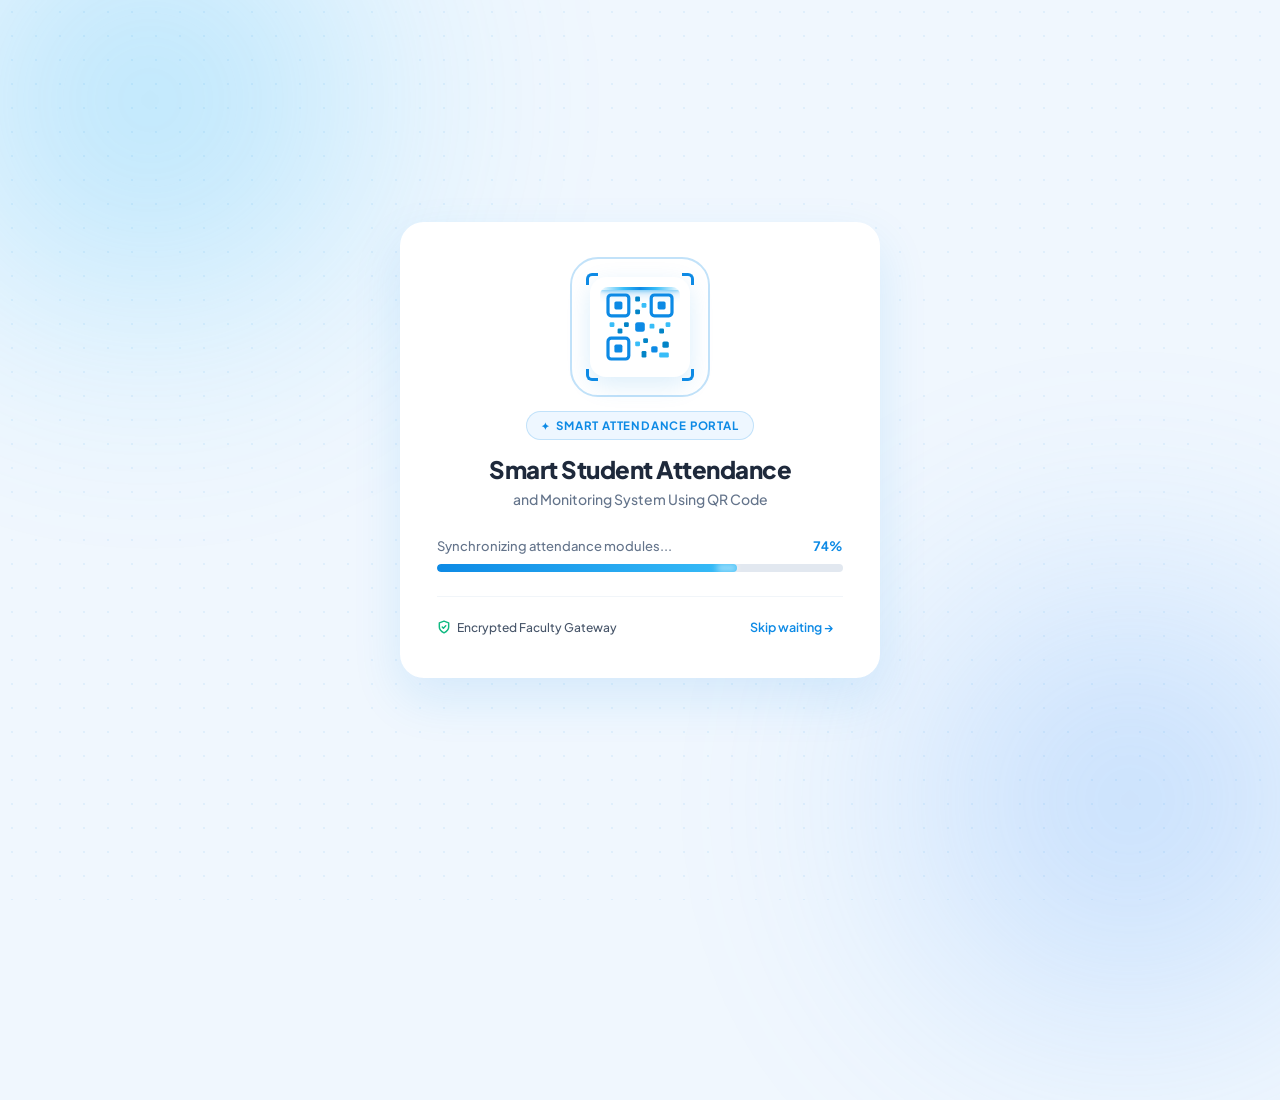
<file: index.html>
<!DOCTYPE html>
<html lang="en">
<head>
    <meta charset="UTF-8">
    <meta name="viewport" content="width=device-width, initial-scale=1.0">
    <title>Smart Student Attendance System - Launching...</title>
    <link rel="icon" type="image/png" href="pub/assets/logo.png">
    <!-- Google Fonts -->
    <link rel="preconnect" href="https://fonts.googleapis.com">
    <link rel="preconnect" href="https://fonts.gstatic.com" crossorigin>
    <link href="https://fonts.googleapis.com/css2?family=Plus+Jakarta+Sans:wght@400;500;600;700;800&display=swap" rel="stylesheet">
    <!-- Loading Styles -->
    <link rel="stylesheet" href="pub/css/loading.css">
</head>
<body>
    <!-- Background Ambient Glows & Grid -->
    <div class="ambient-glow glow-top-left"></div>
    <div class="ambient-glow glow-bottom-right"></div>
    <div class="bg-pattern"></div>

    <main class="loading-container">
        <div class="loading-card">
            <!-- Animated QR Scanner Visual -->
            <div class="scanner-wrapper">
                <div class="scanner-frame">
                    <span class="corner corner-tl"></span>
                    <span class="corner corner-tr"></span>
                    <span class="corner corner-bl"></span>
                    <span class="corner corner-br"></span>
                    
                    <div class="qr-preview">
                        <!-- Stylized QR Code SVG -->
                        <svg class="qr-svg" viewBox="0 0 100 100" fill="none" xmlns="http://www.w3.org/2000/svg">
                            <!-- Top Left Finder Pattern -->
                            <rect x="10" y="10" width="26" height="26" rx="4" stroke="#0d8ae5" stroke-width="4"/>
                            <rect x="18" y="18" width="10" height="10" rx="2" fill="#0d8ae5"/>
                            
                            <!-- Top Right Finder Pattern -->
                            <rect x="64" y="10" width="26" height="26" rx="4" stroke="#0d8ae5" stroke-width="4"/>
                            <rect x="72" y="18" width="10" height="10" rx="2" fill="#0d8ae5"/>
                            
                            <!-- Bottom Left Finder Pattern -->
                            <rect x="10" y="64" width="26" height="26" rx="4" stroke="#0d8ae5" stroke-width="4"/>
                            <rect x="18" y="72" width="10" height="10" rx="2" fill="#0d8ae5"/>
                            
                            <!-- QR Data Bits -->
                            <rect x="44" y="12" width="6" height="6" rx="1.5" fill="#0284c7"/>
                            <rect x="52" y="20" width="6" height="6" rx="1.5" fill="#38bdf8"/>
                            <rect x="44" y="28" width="6" height="6" rx="1.5" fill="#0284c7"/>
                            
                            <rect x="12" y="44" width="6" height="6" rx="1.5" fill="#38bdf8"/>
                            <rect x="22" y="52" width="6" height="6" rx="1.5" fill="#0284c7"/>
                            <rect x="30" y="44" width="6" height="6" rx="1.5" fill="#0284c7"/>
                            
                            <rect x="44" y="44" width="12" height="12" rx="3" fill="#0d8ae5"/>
                            <rect x="62" y="46" width="6" height="6" rx="1.5" fill="#38bdf8"/>
                            <rect x="74" y="52" width="6" height="6" rx="1.5" fill="#0284c7"/>
                            <rect x="82" y="44" width="6" height="6" rx="1.5" fill="#38bdf8"/>
                            
                            <rect x="44" y="68" width="6" height="6" rx="1.5" fill="#38bdf8"/>
                            <rect x="54" y="64" width="6" height="6" rx="1.5" fill="#0284c7"/>
                            <rect x="64" y="74" width="8" height="8" rx="2" fill="#0d8ae5"/>
                            <rect x="78" y="68" width="8" height="8" rx="2" fill="#0284c7"/>
                            <rect x="74" y="82" width="12" height="6" rx="1.5" fill="#38bdf8"/>
                            <rect x="52" y="80" width="6" height="8" rx="1.5" fill="#0284c7"/>
                        </svg>

                        <!-- Laser Scan Line -->
                        <div class="scanner-laser"></div>
                    </div>
                </div>
                <div class="pulse-ring"></div>
            </div>

            <!-- Branding & Titles -->
            <div class="badge-pill">
                <span class="sparkle">✦</span>
                <span>SMART ATTENDANCE PORTAL</span>
            </div>

            <h1 class="brand-title">Smart Student Attendance</h1>
            <p class="brand-subtitle">and Monitoring System Using QR Code</p>

            <!-- Loading Progress Section -->
            <div class="progress-section">
                <div class="progress-header">
                    <span id="status-text" class="status-text">Initializing secure environment...</span>
                    <span id="percentage-text" class="percentage-text">0%</span>
                </div>
                <div class="progress-track">
                    <div id="progress-bar" class="progress-bar">
                        <div class="progress-glow"></div>
                    </div>
                </div>
            </div>

            <!-- Footer indicator -->
            <div class="loading-footer">
                <div class="security-tag">
                    <svg width="14" height="14" viewBox="0 0 24 24" fill="none" stroke="#10b981" stroke-width="2.5" stroke-linecap="round" stroke-linejoin="round">
                        <path d="M12 22s8-4 8-10V5l-8-3-8 3v7c0 6 8 10 8 10z"/>
                        <path d="m9 12 2 2 4-4"/>
                    </svg>
                    <span>Encrypted Faculty Gateway</span>
                </div>
                <button id="skip-btn" class="skip-btn" type="button">
                    Skip waiting &rarr;
                </button>
            </div>
        </div>
    </main>

    <!-- Loading Script -->
    <script src="pub/js/loading.js"></script>
</body>
</html>
</file>
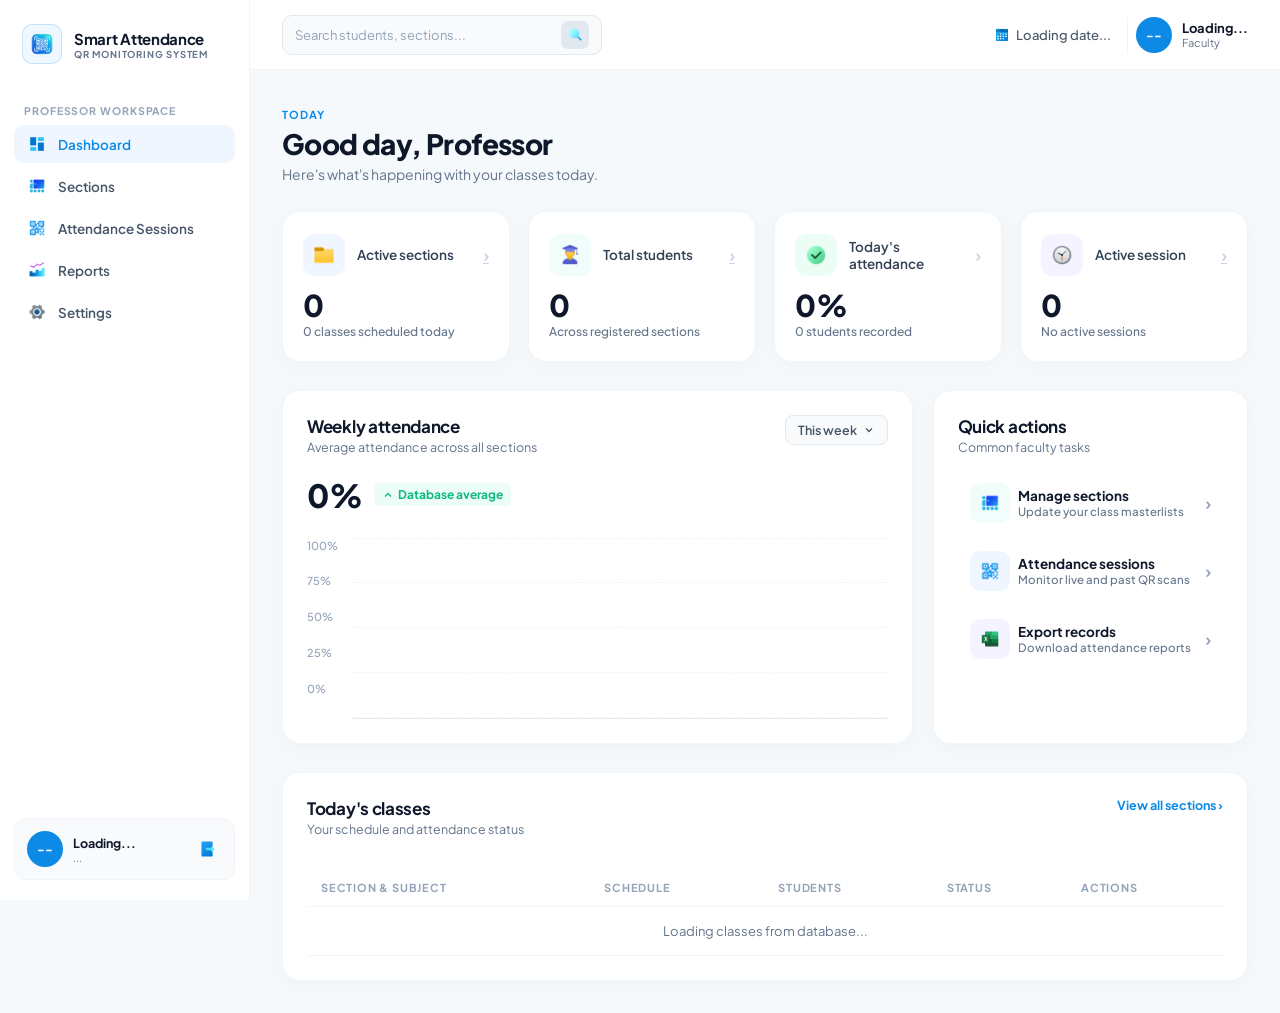
<file: pub/html/dashboard.html>
﻿<!DOCTYPE html>
<html lang="en">
<head>
    <meta charset="UTF-8">
    <meta name="viewport" content="width=device-width, initial-scale=1.0">
    <title>Faculty Dashboard | Smart Attendance QR System</title>
    <link rel="icon" type="image/png" href="../assets/logo.png">
    <!-- Google Fonts -->
    <link rel="preconnect" href="https://fonts.googleapis.com">
    <link rel="preconnect" href="https://fonts.gstatic.com" crossorigin>
    <link href="https://fonts.googleapis.com/css2?family=Plus+Jakarta+Sans:wght@400;500;600;700;800&display=swap" rel="stylesheet">
    <!-- Dashboard Stylesheet -->
    <link rel="stylesheet" href="../css/dashboard.css">
</head>
<body>

    <div class="app-layout">
        
        <!-- SIDEBAR -->
        <aside class="sidebar">
            <div class="sidebar-header">
                <div class="app-logo-badge">
                    <img src="../assets/logo.png" alt="Logo" style="width: 26px; height: 26px; object-fit: contain;">
                </div>
                <div class="app-logo-text">
                    <span class="logo-title">Smart Attendance</span>
                    <span class="logo-tag">QR MONITORING SYSTEM</span>
                </div>
            </div>

            <div class="nav-category">PROFESSOR WORKSPACE</div>

            <nav class="sidebar-nav">
                <a href="dashboard.html" class="nav-link active">
                    <span class="nav-icon">
                        <img src="../assets/icons/dashboard.png" width="18" height="18" alt="Dashboard">
                    </span>
                    <span class="nav-label">Dashboard</span>
                </a>

                <a href="sections.html" class="nav-link">
                    <span class="nav-icon">
                        <img src="../assets/icons/sections.png" width="18" height="18" alt="Sections">
                    </span>
                    <span class="nav-label">Sections</span>
                </a>

                <a href="attendance_sessions.html" class="nav-link">
                    <span class="nav-icon">
                        <img src="../assets/icons/sessions.png" width="18" height="18" alt="Attendance Sessions">
                    </span>
                    <span class="nav-label">Attendance Sessions</span>
                </a>

                <a href="reports.html" class="nav-link">
                    <span class="nav-icon">
                        <img src="../assets/icons/reports.png" width="18" height="18" alt="Reports">
                    </span>
                    <span class="nav-label">Reports</span>
                </a>

                <a href="settings.html" class="nav-link">
                    <span class="nav-icon">
                        <img src="../assets/icons/settings.png" width="18" height="18" alt="Settings">
                    </span>
                    <span class="nav-label">Settings</span>
                </a>
            </nav>

            <div class="sidebar-user-box">
                <div class="user-avatar-pill" id="sidebarAvatar">--</div>
                <div class="user-details-text">
                    <span class="user-full-name" id="sidebarUserName">Loading...</span>
                    <span class="user-faculty-id" id="sidebarFacultyId">...</span>
                </div>
                <a href="../../conf/php/logout.php" class="logout-btn" title="Sign out" aria-label="Sign out">
                    <img src="../assets/icons/logout.png" width="18" height="18" alt="Sign out">
                </a>
            </div>
        </aside>

        <!-- MAIN WRAPPER -->
        <div class="main-wrapper">
            
            <header class="topbar">
                <div class="search-box">
                    <input type="text" id="globalSearchInput" placeholder="Search students, sections...">
                    <button type="button" class="search-box-btn" aria-label="Search" title="Search">
                        <img src="../assets/icons/search.png" width="15" height="15" alt="Search">
                    </button>
                </div>

                <div class="topbar-actions">
                    <div class="date-badge">
                        <img src="../assets/icons/calendar.png" width="16" height="16" alt="Date" style="vertical-align: middle;">
                        <span id="topbarDate">Loading date...</span>
                    </div>

                    <div class="topbar-profile">
                        <div class="profile-avatar" id="topbarAvatar">--</div>
                        <div class="profile-info">
                            <span class="profile-name" id="topbarName">Loading...</span>
                            <span class="profile-role" id="topbarRole">Faculty</span>
                        </div>
                    </div>
                </div>
            </header>

            <main class="dashboard-content">
                
                <!-- Hero Header -->
                <section class="dashboard-hero">
                    <div class="hero-text-block">
                        <span class="hero-date-tag" id="heroDateTag">TODAY</span>
                        <h1 class="hero-greeting" id="heroGreeting">Good day, Professor</h1>
                        <p class="hero-subtext">Here's what's happening with your classes today.</p>
                    </div>
                </section>

                <!-- 4 Metrics Stat Cards (Populated Dynamically via API) -->
                <section class="stats-grid">
                    
                    <div class="stat-card">
                        <div class="stat-card-header">
                            <div class="stat-icon-wrapper bg-blue-subtle">
                                <img src="../assets/icons/folder.png" width="22" height="22" alt="Active sections">
                            </div>
                            <span class="stat-card-title">Active sections</span>
                            <a href="sections.html" class="chevron-link">&rsaquo;</a>
                        </div>
                        <div class="stat-card-body">
                            <span class="stat-number" id="metricActiveSections">0</span>
                            <span class="stat-subtext" id="metricTodayScheduled">0 classes scheduled today</span>
                        </div>
                    </div>

                    <div class="stat-card">
                        <div class="stat-card-header">
                            <div class="stat-icon-wrapper bg-teal-subtle">
                                <img src="../assets/icons/students.png" width="22" height="22" alt="Total students">
                            </div>
                            <span class="stat-card-title">Total students</span>
                            <a href="sections.html" class="chevron-link">&rsaquo;</a>
                        </div>
                        <div class="stat-card-body">
                            <span class="stat-number" id="metricTotalStudents">0</span>
                            <span class="stat-subtext" id="metricSectionsSummary">Across registered sections</span>
                        </div>
                    </div>

                    <div class="stat-card">
                        <div class="stat-card-header">
                            <div class="stat-icon-wrapper bg-green-subtle">
                                <img src="../assets/icons/attendance.png" width="22" height="22" alt="Today's attendance">
                            </div>
                            <span class="stat-card-title">Today's attendance</span>
                            <span class="chevron-link">&rsaquo;</span>
                        </div>
                        <div class="stat-card-body">
                            <span class="stat-number" id="metricTodayAttendance">0%</span>
                            <span class="stat-subtext" id="metricPresentCount">0 students recorded</span>
                        </div>
                    </div>

                    <div class="stat-card">
                        <div class="stat-card-header">
                            <div class="stat-icon-wrapper bg-purple-subtle">
                                <img src="../assets/icons/clock.png" width="22" height="22" alt="Active session">
                            </div>
                            <span class="stat-card-title">Active session</span>
                            <a href="attendance_sessions.html" class="chevron-link">&rsaquo;</a>
                        </div>
                        <div class="stat-card-body">
                            <span class="stat-number" id="metricActiveSessions">0</span>
                            <span class="stat-subtext" id="metricActiveSessionDesc">No active sessions</span>
                        </div>
                    </div>

                </section>

                <!-- Middle Section: Weekly Chart + Quick Actions -->
                <section class="middle-grid">
                    
                    <div class="card chart-card">
                        <div class="card-header-row">
                            <div>
                                <h2 class="card-title">Weekly attendance</h2>
                                <p class="card-subtitle">Average attendance across all sections</p>
                            </div>
                            <div class="dropdown-filter">
                                <span>This week</span>
                                <svg width="12" height="12" viewBox="0 0 24 24" fill="none" stroke="currentColor" stroke-width="2.5">
                                    <polyline points="6 9 12 15 18 9"/>
                                </svg>
                            </div>
                        </div>

                        <div class="chart-summary-stat">
                            <span class="chart-big-number" id="weeklyAverageNumber">0%</span>
                            <span class="trend-badge">
                                <svg width="12" height="12" viewBox="0 0 24 24" fill="none" stroke="currentColor" stroke-width="2.5">
                                    <polyline points="18 15 12 9 6 15"/>
                                </svg>
                                Database average
                            </span>
                        </div>

                        <div class="barchart-wrapper">
                            <div class="chart-y-axis">
                                <span>100%</span>
                                <span>75%</span>
                                <span>50%</span>
                                <span>25%</span>
                                <span>0%</span>
                            </div>
                            <div class="chart-bars-area">
                                <div class="grid-line" style="bottom: 100%;"></div>
                                <div class="grid-line" style="bottom: 75%;"></div>
                                <div class="grid-line" style="bottom: 50%;"></div>
                                <div class="grid-line" style="bottom: 25%;"></div>
                                <div class="grid-line" style="bottom: 0%;"></div>

                                <div class="bars-container" id="weeklyBarsContainer">
                                    <!-- Dynamic bars rendered via dashboard.js -->
                                </div>
                            </div>
                        </div>
                    </div>

                    <div class="card quick-actions-card">
                        <div class="card-header-row">
                            <div>
                                <h2 class="card-title">Quick actions</h2>
                                <p class="card-subtitle">Common faculty tasks</p>
                            </div>
                        </div>

                        <div class="actions-list">
                            <a href="sections.html" class="action-item">
                                <div class="action-icon-pill bg-teal-light">
                                    <img src="../assets/icons/sections.png" width="20" height="20" alt="Sections">
                                </div>
                                <div class="action-texts">
                                    <span class="action-title">Manage sections</span>
                                    <span class="action-desc">Update your class masterlists</span>
                                </div>
                                <span class="action-arrow">&rsaquo;</span>
                            </a>

                            <a href="attendance_sessions.html" class="action-item">
                                <div class="action-icon-pill bg-blue-light">
                                    <img src="../assets/icons/sessions.png" width="20" height="20" alt="Attendance">
                                </div>
                                <div class="action-texts">
                                    <span class="action-title">Attendance sessions</span>
                                    <span class="action-desc">Monitor live and past QR scans</span>
                                </div>
                                <span class="action-arrow">&rsaquo;</span>
                            </a>

                            <a href="reports.html" class="action-item">
                                <div class="action-icon-pill bg-purple-light">
                                    <img src="../assets/icons/excel.png" width="20" height="20" alt="Export">
                                </div>
                                <div class="action-texts">
                                    <span class="action-title">Export records</span>
                                    <span class="action-desc">Download attendance reports</span>
                                </div>
                                <span class="action-arrow">&rsaquo;</span>
                            </a>
                        </div>
                    </div>

                </section>

                <!-- Bottom Section: Today's Classes Table -->
                <section class="card classes-card">
                    <div class="card-header-row">
                        <div>
                            <h2 class="card-title">Today's classes</h2>
                            <p class="card-subtitle">Your schedule and attendance status</p>
                        </div>
                        <a href="sections.html" class="link-view-all">View all sections &rsaquo;</a>
                    </div>

                    <div class="table-responsive">
                        <table class="classes-table" id="classesTable">
                            <thead>
                                <tr>
                                    <th>SECTION & SUBJECT</th>
                                    <th>SCHEDULE</th>
                                    <th>STUDENTS</th>
                                    <th>STATUS</th>
                                    <th>ACTIONS</th>
                                </tr>
                            </thead>
                            <tbody id="todayClassesTableBody">
                                <tr>
                                    <td colspan="5" class="empty-state-cell">Loading classes from database...</td>
                                </tr>
                            </tbody>
                        </table>
                    </div>
                </section>

            </main>
        </div>
    </div>

    <!-- Scripts -->
    <script src="../js/dashboard.js"></script>
    <script src="../js/mobile_nav.js"></script>
</body>
</html>
</file>
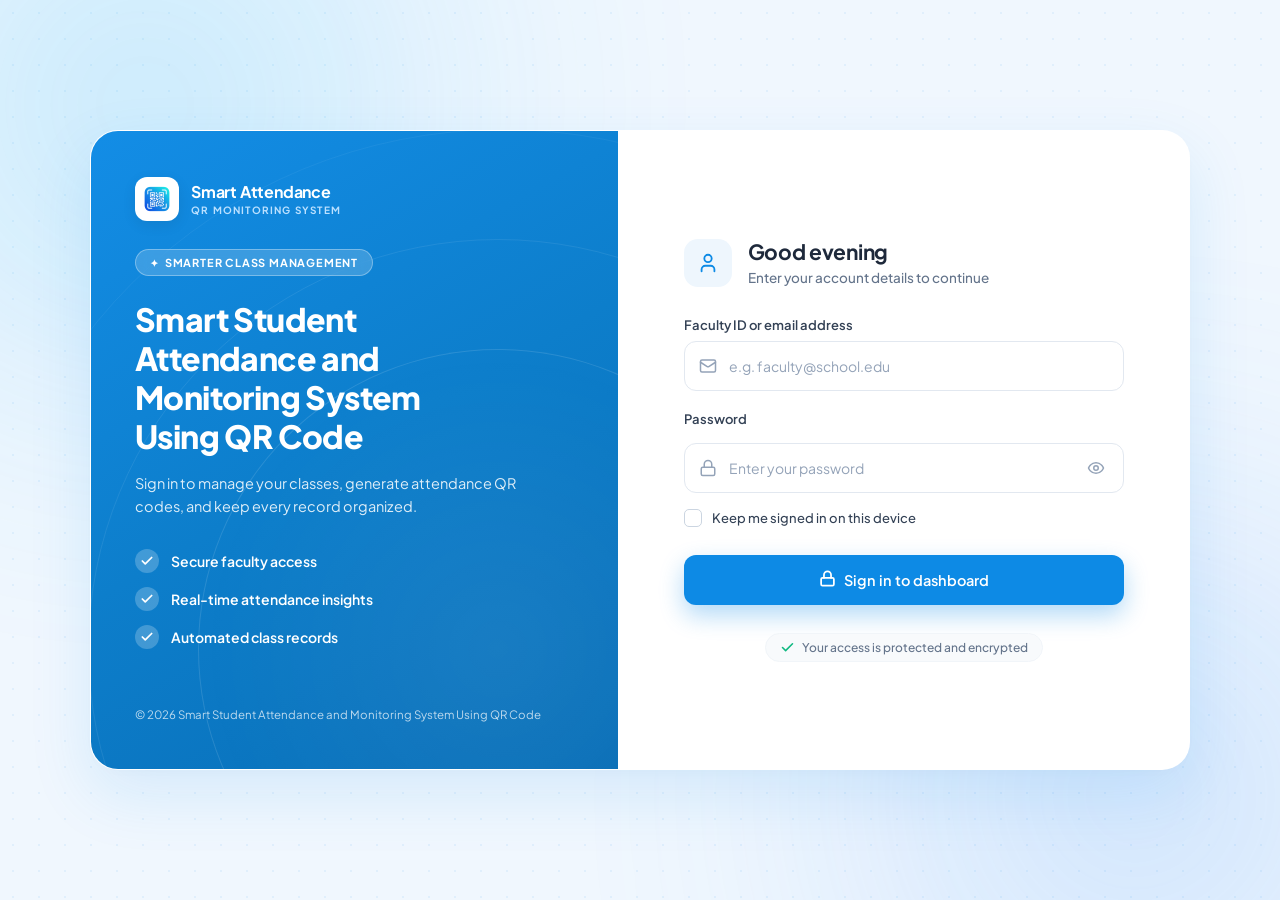
<file: pub/html/login.html>
<!DOCTYPE html>
<html lang="en">
<head>
    <meta charset="UTF-8">
    <meta name="viewport" content="width=device-width, initial-scale=1.0">
    <title>Faculty Login | Smart Student Attendance and Monitoring System</title>
    <link rel="icon" type="image/png" href="../assets/logo.png">
    <!-- Google Fonts -->
    <link rel="preconnect" href="https://fonts.googleapis.com">
    <link rel="preconnect" href="https://fonts.gstatic.com" crossorigin>
    <link href="https://fonts.googleapis.com/css2?family=Plus+Jakarta+Sans:wght@400;500;600;700;800&display=swap" rel="stylesheet">
    <!-- Login Stylesheet -->
    <link rel="stylesheet" href="../css/login.css">
</head>
<body>
    <!-- Ambient Background Lighting & Subtle Pattern -->
    <div class="ambient-glow glow-top-left"></div>
    <div class="ambient-glow glow-bottom-right"></div>
    <div class="bg-pattern"></div>

    <div class="login-page-wrapper">
        <div class="login-card">
            
            <!-- LEFT PANEL: Brand & Features Overview -->
            <section class="brand-panel">
                <!-- Decorative concentric wave rings -->
                <div class="wave-shape wave-1"></div>
                <div class="wave-shape wave-2"></div>
                <div class="wave-shape wave-3"></div>

                <div class="brand-panel-content">
                    <!-- Top Logo Header -->
                    <div class="brand-header">
                        <div class="brand-logo-icon">
                            <img src="../assets/logo.png" alt="Smart Attendance Logo" style="width: 32px; height: 32px; object-fit: contain;">
                        </div>
                        <div class="brand-header-text">
                            <span class="brand-name">Smart Attendance</span>
                            <span class="brand-subname">QR MONITORING SYSTEM</span>
                        </div>
                    </div>

                    <!-- Pill Badge -->
                    <div class="feature-pill">
                        <span class="pill-sparkle">✦</span>
                        <span>SMARTER CLASS MANAGEMENT</span>
                    </div>

                    <!-- Main Hero Typography -->
                    <h1 class="hero-title">
                        Smart Student<br>
                        Attendance and<br>
                        Monitoring System<br>
                        Using QR Code
                    </h1>

                    <p class="hero-description">
                        Sign in to manage your classes, generate attendance QR codes, and keep every record organized.
                    </p>

                    <!-- Feature Bullet Points -->
                    <ul class="features-list">
                        <li class="feature-item">
                            <div class="feature-icon-circle">
                                <svg width="14" height="14" viewBox="0 0 24 24" fill="none" stroke="#ffffff" stroke-width="3" stroke-linecap="round" stroke-linejoin="round">
                                    <polyline points="20 6 9 17 4 12"></polyline>
                                </svg>
                            </div>
                            <span>Secure faculty access</span>
                        </li>
                        <li class="feature-item">
                            <div class="feature-icon-circle">
                                <svg width="14" height="14" viewBox="0 0 24 24" fill="none" stroke="#ffffff" stroke-width="3" stroke-linecap="round" stroke-linejoin="round">
                                    <polyline points="20 6 9 17 4 12"></polyline>
                                </svg>
                            </div>
                            <span>Real-time attendance insights</span>
                        </li>
                        <li class="feature-item">
                            <div class="feature-icon-circle">
                                <svg width="14" height="14" viewBox="0 0 24 24" fill="none" stroke="#ffffff" stroke-width="3" stroke-linecap="round" stroke-linejoin="round">
                                    <polyline points="20 6 9 17 4 12"></polyline>
                                </svg>
                            </div>
                            <span>Automated class records</span>
                        </li>
                    </ul>

                    <!-- Copyright Notice -->
                    <div class="panel-footer">
                        <p>© <span id="copyrightYear">2026</span> Smart Student Attendance and Monitoring System Using QR Code</p>
                    </div>
                </div>
            </section>

            <!-- RIGHT PANEL: Professor Login Form -->
            <section class="form-panel">
                <div class="form-panel-content">
                    
                    <!-- Avatar & Welcome Title -->
                    <div class="welcome-header">
                        <div class="avatar-badge">
                            <svg width="22" height="22" viewBox="0 0 24 24" fill="none" stroke="#0d8ae5" stroke-width="2" stroke-linecap="round" stroke-linejoin="round">
                                <path d="M19 21v-2a4 4 0 0 0-4-4H9a4 4 0 0 0-4 4v2"/>
                                <circle cx="12" cy="7" r="4"/>
                            </svg>
                        </div>
                        <div class="welcome-texts">
                            <h2 class="welcome-title" id="greetingTitle">Welcome back</h2>
                            <p class="welcome-subtitle">Enter your account details to continue</p>
                        </div>
                    </div>

                    <!-- Login Form -->
                    <form id="loginForm" class="login-form" novalidate>
                        
                        <!-- Faculty ID or Email Field -->
                        <div class="form-group">
                            <label for="facultyId" class="form-label">Faculty ID or email address</label>
                            <div class="input-wrapper">
                                <span class="input-icon left-icon">
                                    <svg width="18" height="18" viewBox="0 0 24 24" fill="none" stroke="#94a3b8" stroke-width="2" stroke-linecap="round" stroke-linejoin="round">
                                        <rect width="20" height="16" x="2" y="4" rx="2"/>
                                        <path d="m22 7-8.97 5.7a1.94 1.94 0 0 1-2.06 0L2 7"/>
                                    </svg>
                                </span>
                                <input 
                                    type="text" 
                                    id="facultyId" 
                                    name="facultyId" 
                                    class="form-control" 
                                    placeholder="e.g. faculty@school.edu" 
                                    autocomplete="username"
                                    required
                                >
                            </div>
                            <span class="field-error" id="facultyIdError"></span>
                        </div>

                        <!-- Password Field -->
                        <div class="form-group">
                            <div class="label-row">
                                <label for="password" class="form-label">Password</label>
                            </div>
                            <div class="input-wrapper">
                                <span class="input-icon left-icon">
                                    <svg width="18" height="18" viewBox="0 0 24 24" fill="none" stroke="#94a3b8" stroke-width="2" stroke-linecap="round" stroke-linejoin="round">
                                        <rect width="18" height="11" x="3" y="11" rx="2" ry="2"/>
                                        <path d="M7 11V7a5 5 0 0 1 10 0v4"/>
                                    </svg>
                                </span>
                                <input 
                                    type="password" 
                                    id="password" 
                                    name="password" 
                                    class="form-control with-right-icon" 
                                    placeholder="Enter your password" 
                                    autocomplete="current-password"
                                    required
                                >
                                <button type="button" id="togglePasswordBtn" class="toggle-password-btn" aria-label="Toggle password visibility">
                                    <!-- Eye Open Icon -->
                                    <svg id="eyeOpenIcon" width="18" height="18" viewBox="0 0 24 24" fill="none" stroke="#94a3b8" stroke-width="2" stroke-linecap="round" stroke-linejoin="round">
                                        <path d="M2 12s3-7 10-7 10 7 10 7-3 7-10 7-10-7-10-7Z"/>
                                        <circle cx="12" cy="12" r="3"/>
                                    </svg>
                                    <!-- Eye Closed / Off Icon (Hidden by default) -->
                                    <svg id="eyeSlashIcon" class="hidden" width="18" height="18" viewBox="0 0 24 24" fill="none" stroke="#94a3b8" stroke-width="2" stroke-linecap="round" stroke-linejoin="round">
                                        <path d="M9.88 9.88a3 3 0 1 0 4.24 4.24"/>
                                        <path d="M10.73 5.08A10.43 10.43 0 0 1 12 5c7 0 10 7 10 7a13.16 13.16 0 0 1-1.67 2.68"/>
                                        <path d="M6.61 6.61A13.526 13.526 0 0 0 2 12s3 7 10 7a9.74 9.74 0 0 0 5.39-1.61"/>
                                        <line x1="2" x2="22" y1="2" y2="22"/>
                                    </svg>
                                </button>
                            </div>
                            <span class="field-error" id="passwordError"></span>
                        </div>

                        <!-- Keep me signed in Checkbox -->
                        <div class="checkbox-group">
                            <label class="custom-checkbox">
                                <input type="checkbox" id="rememberMe" name="rememberMe">
                                <span class="checkmark"></span>
                                <span class="checkbox-label">Keep me signed in on this device</span>
                            </label>
                        </div>

                        <!-- Submit Button -->
                        <button type="submit" id="submitBtn" class="submit-btn">
                            <span class="btn-spinner hidden" id="btnSpinner"></span>
                            <span class="btn-icon" id="btnLockIcon">
                                <svg width="17" height="17" viewBox="0 0 24 24" fill="none" stroke="currentColor" stroke-width="2.5" stroke-linecap="round" stroke-linejoin="round">
                                    <rect width="18" height="11" x="3" y="11" rx="2" ry="2"/>
                                    <path d="M7 11V7a5 5 0 0 1 10 0v4"/>
                                </svg>
                            </span>
                            <span id="btnText">Sign in to dashboard</span>
                        </button>

                        

                        <!-- Encrypted Security Tag -->
                        <div class="security-badge-wrapper">
                            <div class="security-badge">
                                <svg width="15" height="15" viewBox="0 0 24 24" fill="none" stroke="#10b981" stroke-width="2.5" stroke-linecap="round" stroke-linejoin="round">
                                    <path d="M20 6 9 17l-5-5"/>
                                </svg>
                                <span>Your access is protected and encrypted</span>
                            </div>
                        </div>

                    </form>
                </div>
            </section>

        </div>
    </div>

    <!-- Alert / Toast Notification -->
    <div id="toastNotification" class="toast hidden">
        <span class="toast-icon" id="toastIcon"></span>
        <span class="toast-message" id="toastMessage"></span>
    </div>

    <!-- Login JavaScript -->
    <script src="../js/login.js"></script>
</body>
</html>
</file>
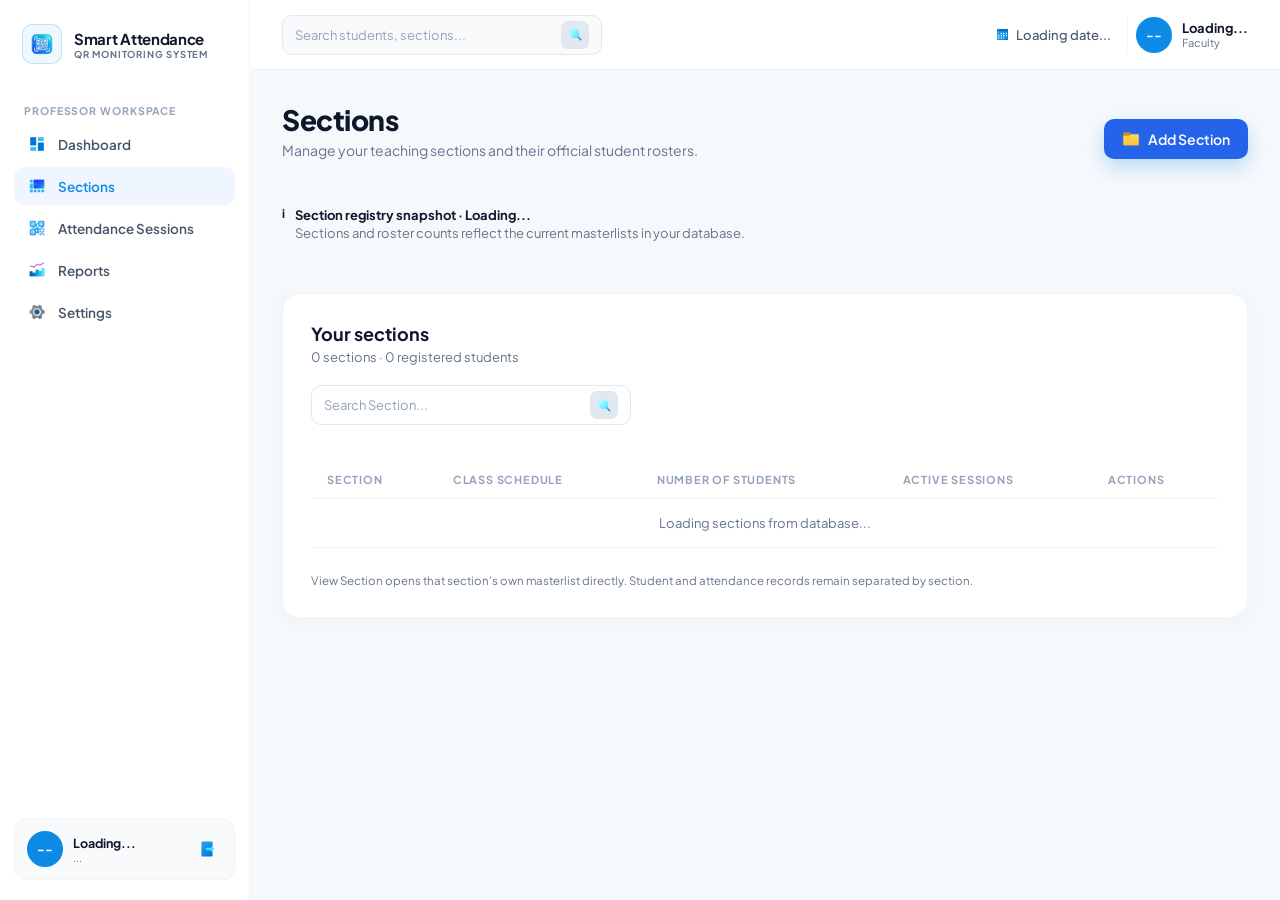
<file: pub/html/section_details.html>
﻿<!DOCTYPE html>
<html lang="en">
<head>
    <meta charset="UTF-8">
    <meta name="viewport" content="width=device-width, initial-scale=1.0">
    <title>Section Masterlist | Smart Attendance System</title>
    <link rel="icon" type="image/png" href="../assets/logo.png">
    <!-- Google Fonts -->
    <link rel="preconnect" href="https://fonts.googleapis.com">
    <link rel="preconnect" href="https://fonts.gstatic.com" crossorigin>
    <link href="https://fonts.googleapis.com/css2?family=Plus+Jakarta+Sans:wght@400;500;600;700;800&display=swap" rel="stylesheet">
    <!-- Dashboard Stylesheet -->
    <link rel="stylesheet" href="../css/dashboard.css">
</head>
<body>

    <div class="app-layout">
        
        <!-- SIDEBAR -->
        <aside class="sidebar">
            <div class="sidebar-header">
                <div class="app-logo-badge">
                    <img src="../assets/logo.png" alt="Logo" style="width: 26px; height: 26px; object-fit: contain;">
                </div>
                <div class="app-logo-text">
                    <span class="logo-title">Smart Attendance</span>
                    <span class="logo-tag">QR MONITORING SYSTEM</span>
                </div>
            </div>

            <div class="nav-category">PROFESSOR WORKSPACE</div>

            <nav class="sidebar-nav">
                <a href="dashboard.html" class="nav-link">
                    <span class="nav-icon">
                        <img src="../assets/icons/dashboard.png" width="18" height="18" alt="Dashboard">
                    </span>
                    <span class="nav-label">Dashboard</span>
                </a>

                <a href="sections.html" class="nav-link active">
                    <span class="nav-icon">
                        <img src="../assets/icons/sections.png" width="18" height="18" alt="Sections">
                    </span>
                    <span class="nav-label">Sections</span>
                </a>

                <a href="attendance_sessions.html" class="nav-link">
                    <span class="nav-icon">
                        <img src="../assets/icons/sessions.png" width="18" height="18" alt="Attendance Sessions">
                    </span>
                    <span class="nav-label">Attendance Sessions</span>
                </a>

                <a href="reports.html" class="nav-link">
                    <span class="nav-icon">
                        <img src="../assets/icons/reports.png" width="18" height="18" alt="Reports">
                    </span>
                    <span class="nav-label">Reports</span>
                </a>

                <a href="settings.html" class="nav-link">
                    <span class="nav-icon">
                        <img src="../assets/icons/settings.png" width="18" height="18" alt="Settings">
                    </span>
                    <span class="nav-label">Settings</span>
                </a>
            </nav>

            <div class="sidebar-user-box">
                <div class="user-avatar-pill" id="sidebarAvatar">--</div>
                <div class="user-details-text">
                    <span class="user-full-name" id="sidebarUserName">Loading...</span>
                    <span class="user-faculty-id" id="sidebarFacultyId">...</span>
                </div>
                <a href="../../conf/php/logout.php" class="logout-btn" title="Sign out" aria-label="Sign out">
                    <img src="../assets/icons/logout.png" width="18" height="18" alt="Sign out">
                </a>
            </div>
        </aside>

        <!-- MAIN WRAPPER -->
        <div class="main-wrapper">
            
            <header class="topbar">
                <a href="sections.html" style="display: flex; align-items: center; gap: 6px; color: #2563eb; text-decoration: none; font-weight: 700; font-size: 13.5px;">
                    &larr; Back to Sections
                </a>

                <div class="topbar-actions">
                    <div class="date-badge">
                        <span id="topbarDate">Loading date...</span>
                    </div>

                    <div class="topbar-profile">
                        <div class="profile-avatar" id="topbarAvatar">--</div>
                        <div class="profile-info">
                            <span class="profile-name" id="topbarName">Loading...</span>
                            <span class="profile-role" id="topbarRole">Faculty</span>
                        </div>
                    </div>
                </div>
            </header>

            <main class="dashboard-content">
                
                <div id="alertFeedback" class="alert hidden" style="padding: 12px 16px; border-radius: 10px; margin-bottom: 20px; font-weight: 600; font-size: 13.5px;"></div>

                <!-- Section Header Banner -->
                <div style="background: #ffffff; padding: 28px; border-radius: 18px; border: 1px solid #f1f5f9; box-shadow: 0 4px 20px rgba(0, 0, 0, 0.03); margin-bottom: 24px; display: flex; justify-content: space-between; align-items: flex-start; flex-wrap: wrap; gap: 16px;">
                    <div>
                        <div style="display: flex; align-items: center; gap: 10px;">
                            <h1 style="font-size: 26px; font-weight: 800; color: #0f172a;" id="sectionNameHeading">Loading section...</h1>
                            <span style="background: #e0f2fe; color: #0369a1; font-size: 11px; font-weight: 700; padding: 4px 10px; border-radius: 999px;">
                                ACTIVE SECTION
                            </span>
                        </div>
                        <p style="font-size: 14px; color: #64748b; margin-top: 6px;" id="sectionMetaInfo">
                            Loading details...
                        </p>
                    </div>

                    <div style="display: flex; gap: 10px; align-items: center; flex-wrap: wrap;">
                        <button id="openUploadMasterlistModal" class="primary-btn-qr" style="background: #0284c7; padding: 10px 18px; border-radius: 10px; display: flex; align-items: center; gap: 8px;">
                            <img src="../assets/icons/excel.png" alt="Excel" width="18" height="18" style="vertical-align: middle;">
                            <span>Upload Student Masterlist</span>
                        </button>
                        <button id="openAddStudentModal" class="primary-btn-qr" style="background: #2563eb; padding: 10px 18px; border-radius: 10px; display: flex; align-items: center; gap: 8px;">
                            <img src="../assets/icons/add-user.png" alt="Add Student" width="18" height="18" style="vertical-align: middle;">
                            <span>Add Student</span>
                        </button>
                    </div>
                </div>

                <!-- 3 Metric Cards for this Section -->
                <div class="stats-grid" style="grid-template-columns: repeat(3, 1fr); margin-bottom: 24px;">
                    <div class="stat-card">
                        <span class="stat-card-title">Enrolled Students</span>
                        <span class="stat-number" id="sectionStudentCount">0</span>
                        <span class="stat-subtext">Official masterlist count</span>
                    </div>

                    <div class="stat-card">
                        <span class="stat-card-title">Completed Sessions</span>
                        <span class="stat-number" id="sectionSessionCount">0</span>
                        <span class="stat-subtext">Recorded class meetings</span>
                    </div>

                    <div class="stat-card">
                        <span class="stat-card-title">Room & Schedule</span>
                        <span class="stat-number" id="sectionRoomSchedule" style="font-size: 18px; margin: 4px 0;">--</span>
                        <span class="stat-subtext" id="sectionDayTime">--</span>
                    </div>
                </div>

                <!-- Official Student Masterlist Table (Matching User Excel Format) -->
                <div class="card" style="padding: 26px; border-radius: 18px; margin-bottom: 24px;">
                    <div style="display: flex; justify-content: space-between; align-items: center; margin-bottom: 16px; flex-wrap: wrap; gap: 12px;">
                        <div>
                            <h2 style="font-size: 17px; font-weight: 700; color: #0f172a;">Official Student Masterlist</h2>
                            <p style="font-size: 12.5px; color: #64748b;">Roster of students officially enrolled in this section</p>
                        </div>
                        <div class="search-box" style="height: 38px; min-width: 290px; border: 1px solid #e2e8f0; background: #ffffff;">
                            <input type="text" id="filterStudentInput" placeholder="Search student name, number, course...">
                            <button type="button" class="search-box-btn" aria-label="Search" title="Search">
                                <img src="../assets/icons/search.png" width="15" height="15" alt="Search">
                            </button>
                        </div>
                    </div>

                    <div class="table-responsive">
                        <table class="classes-table" id="studentsTable">
                            <thead>
                                <tr>
                                    <th style="width: 48px; text-align: center;">NO</th>
                                    <th>STUDENT NO</th>
                                    <th>NAME</th>
                                    <th>COURSE</th>
                                    <th>YEAR LEVEL</th>
                                    <th>EMAIL</th>
                                    <th style="text-align: center;">SEX</th>
                                    <th style="text-align: center;">ATTENDANCE</th>
                                    <th style="text-align: center;">ACTION</th>
                                </tr>
                            </thead>
                            <tbody id="studentsTableBody">
                                <tr>
                                    <td colspan="9" class="empty-state-cell">Loading student masterlist...</td>
                                </tr>
                            </tbody>
                        </table>
                    </div>
                </div>

            </main>
        </div>
    </div>

    <!-- Modal: Upload Student Masterlist (Excel / CSV) -->
    <div id="uploadMasterlistModal" class="modal-overlay hidden">
        <div class="modal-dialog" style="max-width: 620px;">
            <div class="modal-header">
                <div>
                    <h3 class="modal-title">Upload Student Masterlist</h3>
                    <p class="modal-subtitle">Upload an Excel (.xlsx / .xls) or CSV masterlist</p>
                </div>
                <button type="button" class="modal-close-btn" id="closeUploadModal">&times;</button>
            </div>
            <div class="modal-body" style="display: flex; flex-direction: column; gap: 16px;">
                <!-- Drag and drop zone -->
                <div id="dropZone" style="border: 2px dashed #0284c7; border-radius: 12px; padding: 28px 20px; text-align: center; background: #f0f9ff; cursor: pointer; transition: all 0.2s ease;">
                    <svg width="44" height="44" viewBox="0 0 24 24" fill="none" stroke="#0284c7" stroke-width="2" stroke-linecap="round" stroke-linejoin="round" style="margin: 0 auto 10px auto; display: block;">
                        <path d="M14 2H6a2 2 0 0 0-2 2v16a2 2 0 0 0 2 2h12a2 2 0 0 0 2-2V8z"/>
                        <polyline points="14 2 14 8 20 8"/>
                        <line x1="12" y1="18" x2="12" y2="12"/>
                        <line x1="9" y1="15" x2="12" y2="12"/>
                        <line x1="15" y1="15" x2="12" y2="12"/>
                    </svg>
                    <p style="font-size: 14px; font-weight: 700; color: #0369a1; margin-bottom: 4px;">
                        Click to select or drag and drop Excel masterlist
                    </p>
                    <p style="font-size: 12px; color: #64748b;">Supports .xlsx, .xls, and .csv files</p>
                    <input type="file" id="masterlistFileInput" accept=".xlsx, .xls, .csv" style="display: none;">
                </div>

                <!-- Info Box -->
                <div style="background: #f8fafc; border: 1px solid #e2e8f0; border-radius: 10px; padding: 12px 16px; font-size: 12px; color: #475569; line-height: 1.5;">
                    <strong style="color: #0f172a; display: block; margin-bottom: 2px;">Automatic Column Recognition:</strong>
                    The system reads columns: <strong>Student No</strong>, <strong>Name</strong> (or Lastname, Firstname), <strong>Course</strong>, <strong>Year Level</strong>, <strong>Email</strong>, and <strong>Sex</strong> directly from your school masterlist.
                </div>

                <!-- File preview container -->
                <div id="filePreviewContainer" class="hidden" style="border: 1px solid #cbd5e1; border-radius: 10px; padding: 14px; background: #ffffff;">
                    <div style="display: flex; justify-content: space-between; align-items: center; margin-bottom: 10px;">
                        <span id="previewFileName" style="font-size: 13.5px; font-weight: 700; color: #0f172a;"></span>
                        <span id="previewStudentCount" style="font-size: 12px; font-weight: 700; color: #0284c7; background: #e0f2fe; padding: 4px 12px; border-radius: 999px;">0 students detected</span>
                    </div>
                    <div id="previewSampleTable" style="max-height: 180px; overflow-y: auto; font-size: 12px; border: 1px solid #f1f5f9; border-radius: 6px;"></div>
                </div>
            </div>
            <div class="modal-footer" style="margin-top: 10px;">
                <button type="button" class="btn-secondary" id="cancelUploadBtn">Cancel</button>
                <button type="button" class="btn-primary" id="confirmImportBtn" disabled style="background: #0284c7; opacity: 0.5;">
                    Import Masterlist to Section
                </button>
            </div>
        </div>
    </div>

    <!-- Modal: Manual Add Student -->
    <div id="addStudentModal" class="modal-overlay hidden">
        <div class="modal-dialog">
            <div class="modal-header">
                <div>
                    <h3 class="modal-title">Add Student to Section</h3>
                    <p class="modal-subtitle">Enroll a new student to this section roster</p>
                </div>
                <button type="button" class="modal-close-btn" id="closeAddStudentModal">&times;</button>
            </div>
            <form id="addStudentForm">
                <input type="hidden" name="action" value="add_student">
                <input type="hidden" name="id" id="hiddenSectionId">
                <div class="modal-body" style="display: flex; flex-direction: column; gap: 14px;">
                    <div>
                        <label class="modal-label">Student ID / Number:</label>
                        <input type="text" name="student_number" required class="modal-select" placeholder="e.g. CA202306475">
                    </div>
                    <div style="display: grid; grid-template-columns: 1fr 1fr; gap: 10px;">
                        <div>
                            <label class="modal-label">First Name:</label>
                            <input type="text" name="first_name" required class="modal-select" placeholder="e.g. Hiroshi">
                        </div>
                        <div>
                            <label class="modal-label">Last Name:</label>
                            <input type="text" name="last_name" required class="modal-select" placeholder="e.g. Abon">
                        </div>
                    </div>
                    <div style="display: grid; grid-template-columns: 1fr 1fr; gap: 10px;">
                        <div>
                            <label class="modal-label">Course / Program:</label>
                            <input type="text" name="course" class="modal-select" placeholder="e.g. BSIT-B">
                        </div>
                        <div>
                            <label class="modal-label">Year Level:</label>
                            <input type="text" name="year_level" class="modal-select" placeholder="e.g. Fourth Year">
                        </div>
                    </div>
                    <div style="display: grid; grid-template-columns: 2fr 1fr; gap: 10px;">
                        <div>
                            <label class="modal-label">Email Address:</label>
                            <input type="email" name="email" class="modal-select" placeholder="e.g. hiroshi@gmail.com">
                        </div>
                        <div>
                            <label class="modal-label">Sex:</label>
                            <select name="sex" class="modal-select">
                                <option value="M">Male (M)</option>
                                <option value="F">Female (F)</option>
                            </select>
                        </div>
                    </div>
                </div>
                <div class="modal-footer" style="margin-top: 20px;">
                    <button type="button" class="btn-secondary" id="cancelAddStudentBtn">Cancel</button>
                    <button type="submit" class="btn-primary" style="background: #2563eb;">Enroll Student</button>
                </div>
            </form>
        </div>
    </div>

    <!-- Scripts -->
    <script src="../js/xlsx.full.min.js"></script>
    <script src="../js/section_details.js"></script>
    <script src="../js/mobile_nav.js"></script>
</body>
</html>
</file>
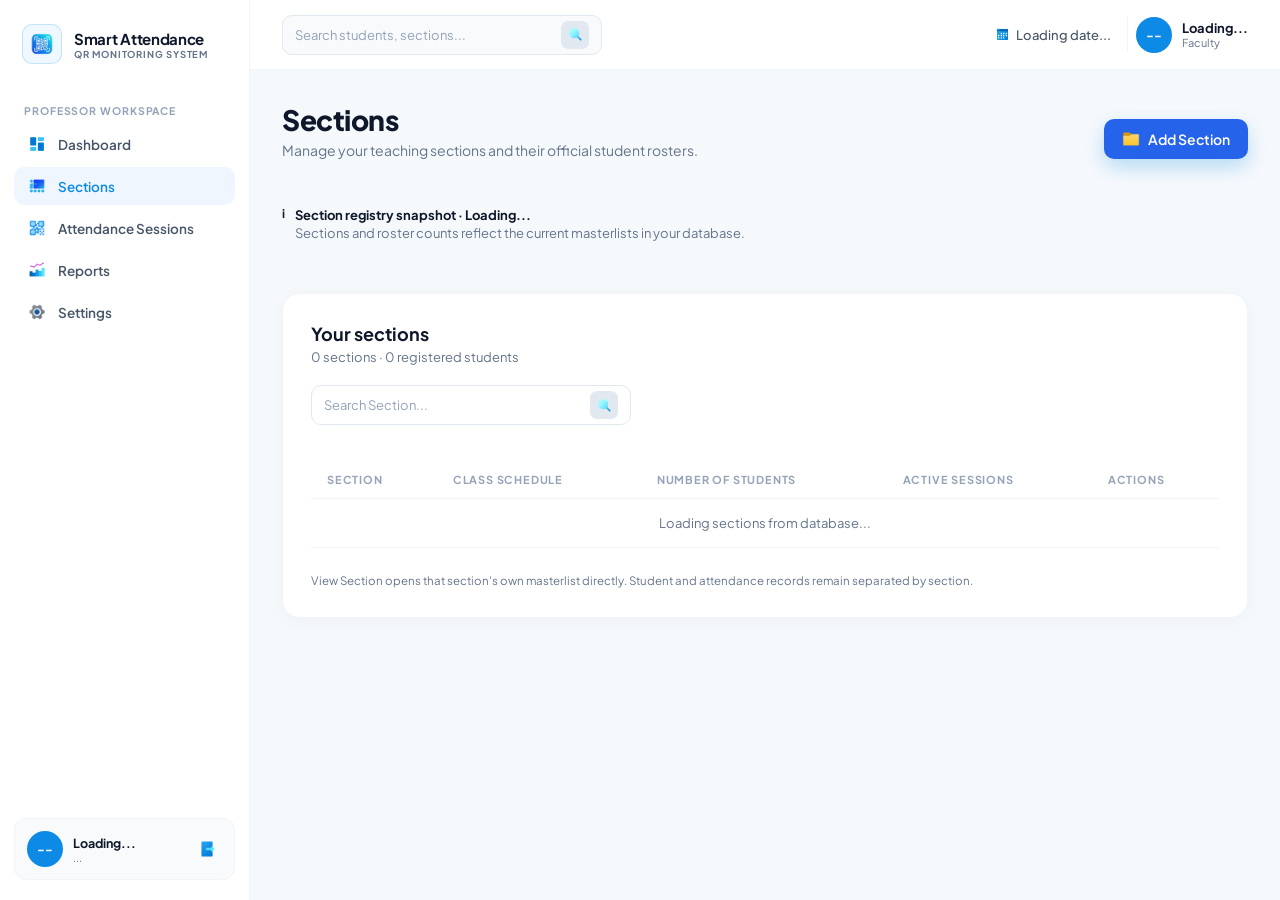
<file: pub/html/sections.html>
﻿<!DOCTYPE html>
<html lang="en">
<head>
    <meta charset="UTF-8">
    <meta name="viewport" content="width=device-width, initial-scale=1.0">
    <title>Sections | Smart Student Attendance</title>
    <link rel="icon" type="image/png" href="../assets/logo.png">
    <!-- Google Fonts -->
    <link rel="preconnect" href="https://fonts.googleapis.com">
    <link rel="preconnect" href="https://fonts.gstatic.com" crossorigin>
    <link href="https://fonts.googleapis.com/css2?family=Plus+Jakarta+Sans:wght@400;500;600;700;800&display=swap" rel="stylesheet">
    <!-- Dashboard Stylesheet -->
    <link rel="stylesheet" href="../css/dashboard.css">
</head>
<body>

    <div class="app-layout">
        
        <!-- SIDEBAR -->
        <aside class="sidebar">
            <div class="sidebar-header">
                <div class="app-logo-badge">
                    <img src="../assets/logo.png" alt="Logo" style="width: 26px; height: 26px; object-fit: contain;">
                </div>
                <div class="app-logo-text">
                    <span class="logo-title">Smart Attendance</span>
                    <span class="logo-tag">QR MONITORING SYSTEM</span>
                </div>
            </div>

            <div class="nav-category">PROFESSOR WORKSPACE</div>

            <nav class="sidebar-nav">
                <a href="dashboard.html" class="nav-link">
                    <span class="nav-icon">
                        <img src="../assets/icons/dashboard.png" width="18" height="18" alt="Dashboard">
                    </span>
                    <span class="nav-label">Dashboard</span>
                </a>

                <a href="sections.html" class="nav-link active">
                    <span class="nav-icon">
                        <img src="../assets/icons/sections.png" width="18" height="18" alt="Sections">
                    </span>
                    <span class="nav-label">Sections</span>
                </a>

                <a href="attendance_sessions.html" class="nav-link">
                    <span class="nav-icon">
                        <img src="../assets/icons/sessions.png" width="18" height="18" alt="Attendance Sessions">
                    </span>
                    <span class="nav-label">Attendance Sessions</span>
                </a>

                <a href="reports.html" class="nav-link">
                    <span class="nav-icon">
                        <img src="../assets/icons/reports.png" width="18" height="18" alt="Reports">
                    </span>
                    <span class="nav-label">Reports</span>
                </a>

                <a href="settings.html" class="nav-link">
                    <span class="nav-icon">
                        <img src="../assets/icons/settings.png" width="18" height="18" alt="Settings">
                    </span>
                    <span class="nav-label">Settings</span>
                </a>
            </nav>

            <div class="sidebar-user-box">
                <div class="user-avatar-pill" id="sidebarAvatar">--</div>
                <div class="user-details-text">
                    <span class="user-full-name" id="sidebarUserName">Loading...</span>
                    <span class="user-faculty-id" id="sidebarFacultyId">...</span>
                </div>
                <a href="../../conf/php/logout.php" class="logout-btn" title="Sign out" aria-label="Sign out">
                    <img src="../assets/icons/logout.png" width="18" height="18" alt="Sign out">
                </a>
            </div>
        </aside>

        <!-- MAIN WRAPPER -->
        <div class="main-wrapper">
            
            <header class="topbar">
                <div class="search-box">
                    <input type="text" id="topSearchInput" placeholder="Search students, sections...">
                    <button type="button" class="search-box-btn" aria-label="Search" title="Search">
                        <img src="../assets/icons/search.png" width="15" height="15" alt="Search">
                    </button>
                </div>

                <div class="topbar-actions">
                    <div class="date-badge">
                        <img src="../assets/icons/calendar.png" width="15" height="15" alt="Calendar" style="vertical-align: middle;">
                        <span id="topbarDate">Loading date...</span>
                    </div>

                    <div class="topbar-profile">
                        <div class="profile-avatar" id="topbarAvatar">--</div>
                        <div class="profile-info">
                            <span class="profile-name" id="topbarName">Loading...</span>
                            <span class="profile-role" id="topbarRole">Faculty</span>
                        </div>
                    </div>
                </div>
            </header>

            <main class="dashboard-content">
                
                <div id="alertFeedback" class="alert hidden" style="padding: 12px 16px; border-radius: 10px; margin-bottom: 20px; font-weight: 600; font-size: 13.5px;"></div>

                <!-- Header Row -->
                <div class="dashboard-hero" style="margin-bottom: 20px;">
                    <div>
                        <h1 style="font-size: 28px; font-weight: 800; color: #0f172a; letter-spacing: -0.5px;">Sections</h1>
                        <p style="font-size: 14px; color: #64748b; margin-top: 4px;">Manage your teaching sections and their official student rosters.</p>
                    </div>

                    <button class="primary-btn-qr" id="openAddSectionModal" style="background: #2563eb; padding: 10px 18px; border-radius: 10px; font-weight: 600; display: inline-flex; align-items: center; gap: 8px;">
                        <img src="../assets/icons/folder.png" width="18" height="18" alt="Add Section" style="vertical-align: middle;">
                        <span>Add Section</span>
                    </button>
                </div>

                <!-- Info Alert (Section registry snapshot) -->
                <div style="display: flex; align-items: flex-start; gap: 10px; margin-bottom: 24px; color: #475569; font-size: 13px;">
                    <div style="font-size: 12px; line-height: 1.2; color: #0f172a; font-weight: 700;">i</div>
                    <div>
                        <strong style="color: #0f172a; font-weight: 700;">Section registry snapshot &middot; <span id="snapshotTimestamp">Loading...</span></strong>
                        <div style="color: #64748b; margin-top: 2px;">Sections and roster counts reflect the current masterlists in your database.</div>
                    </div>
                </div>

                <!-- Main Sections Card (Matching User Screenshot) -->
                <div class="card" style="padding: 28px; border-radius: 18px; box-shadow: 0 4px 20px rgba(0, 0, 0, 0.03);">
                    
                    <div style="display: flex; justify-content: space-between; align-items: flex-start; margin-bottom: 20px; flex-wrap: wrap; gap: 12px;">
                        <div>
                            <h2 style="font-size: 18px; font-weight: 700; color: #0f172a;">Your sections</h2>
                            <p style="font-size: 13px; color: #64748b; margin-top: 4px;">
                                <span id="sectionsCountText">0 sections</span> &middot; 
                                <span id="studentsCountText">0 registered students</span>
                            </p>
                        </div>
                    </div>

                    <!-- Search Section Input -->
                    <div class="search-box" style="max-width: 320px; margin-bottom: 24px; border: 1px solid #e2e8f0; background: #ffffff;">
                        <input 
                            type="text" 
                            id="sectionSearchInput" 
                            placeholder="Search Section..." 
                            style="width: 100%;"
                        >
                        <button type="button" class="search-box-btn" aria-label="Search" title="Search">
                            <img src="../assets/icons/search.png" width="15" height="15" alt="Search">
                        </button>
                    </div>

                    <!-- Sections Table -->
                    <div class="table-responsive">
                        <table class="classes-table" id="sectionsTable">
                            <thead>
                                <tr>
                                    <th style="padding: 12px 16px; font-size: 11px; font-weight: 700; color: #94a3b8; letter-spacing: 0.8px;">SECTION</th>
                                    <th style="padding: 12px 16px; font-size: 11px; font-weight: 700; color: #94a3b8; letter-spacing: 0.8px;">CLASS SCHEDULE</th>
                                    <th style="padding: 12px 16px; font-size: 11px; font-weight: 700; color: #94a3b8; letter-spacing: 0.8px;">NUMBER OF STUDENTS</th>
                                    <th style="padding: 12px 16px; font-size: 11px; font-weight: 700; color: #94a3b8; letter-spacing: 0.8px;">ACTIVE SESSIONS</th>
                                    <th style="padding: 12px 16px; font-size: 11px; font-weight: 700; color: #94a3b8; letter-spacing: 0.8px;">ACTIONS</th>
                                </tr>
                            </thead>
                            <tbody id="sectionsTableBody">
                                <tr>
                                    <td colspan="5" class="empty-state-cell">Loading sections from database...</td>
                                </tr>
                            </tbody>
                        </table>
                    </div>

                    <!-- Footer Note -->
                    <div style="margin-top: 24px; font-size: 11.5px; color: #64748b; line-height: 1.5;">
                        View Section opens that section's own masterlist directly. Student and attendance records remain separated by section.
                    </div>

                </div>

            </main>
        </div>
    </div>

    <!-- Modal: Add Section -->
    <div id="addSectionModal" class="modal-overlay hidden">
        <div class="modal-dialog">
            <div class="modal-header">
                <div>
                    <h3 class="modal-title">Add New Section</h3>
                    <p class="modal-subtitle">Register a teaching section to your masterlist</p>
                </div>
                <button type="button" class="modal-close-btn" id="closeAddSectionModal">&times;</button>
            </div>
            <form id="addSectionForm">
                <input type="hidden" name="action" value="add_section">
                <div class="modal-body" style="display: flex; flex-direction: column; gap: 14px;">
                    <div>
                        <label class="modal-label">Section Name (e.g. LFCA411N123):</label>
                        <input type="text" name="section_name" required class="modal-select" placeholder="e.g. LFCA411N123">
                    </div>
                    <div>
                        <label class="modal-label">Subject Code:</label>
                        <input type="text" name="subject_code" required class="modal-select" placeholder="e.g. IT 420">
                    </div>
                    <div>
                        <label class="modal-label">Subject Title:</label>
                        <input type="text" name="subject_name" required class="modal-select" placeholder="e.g. Systems Architecture">
                    </div>
                    <div>
                        <label class="modal-label">Room:</label>
                        <input type="text" name="room" value="Lab 304" class="modal-select">
                    </div>
                    <div>
                        <label class="modal-label">Class Schedule Days (Select one or more):</label>
                        <div class="day-picker-group" id="addDayPicker">
                            <button type="button" class="day-chip" data-day="Monday">Mon</button>
                            <button type="button" class="day-chip active" data-day="Tuesday">Tue</button>
                            <button type="button" class="day-chip active" data-day="Wednesday">Wed</button>
                            <button type="button" class="day-chip" data-day="Thursday">Thu</button>
                            <button type="button" class="day-chip" data-day="Friday">Fri</button>
                            <button type="button" class="day-chip" data-day="Saturday">Sat</button>
                            <button type="button" class="day-chip" data-day="Sunday">Sun</button>
                        </div>
                        <input type="hidden" name="schedule_day" id="addScheduleDayInput" value="Tuesday, Wednesday">
                        <div class="schedule-summary-text" id="addScheduleSummary">Selected: <strong style="color: #2563eb;">Tuesday, Wednesday</strong></div>
                    </div>
                    <div style="display: grid; grid-template-columns: 1fr 1fr; gap: 10px;">
                        <div>
                            <label class="modal-label">Start Time:</label>
                            <input type="time" name="start_time" value="08:00" class="modal-select">
                        </div>
                        <div>
                            <label class="modal-label">End Time:</label>
                            <input type="time" name="end_time" value="09:30" class="modal-select">
                        </div>
                    </div>
                </div>
                <div class="modal-footer" style="margin-top: 20px;">
                    <button type="button" class="btn-secondary" id="cancelAddSectionBtn">Cancel</button>
                    <button type="submit" class="btn-primary" style="background: #2563eb;">Save Section</button>
                </div>
            </form>
        </div>
    </div>

    <!-- Modal: Edit Section -->
    <div id="editSectionModal" class="modal-overlay hidden">
        <div class="modal-dialog">
            <div class="modal-header">
                <div>
                    <h3 class="modal-title">Update Section</h3>
                    <p class="modal-subtitle">Modify teaching section details</p>
                </div>
                <button type="button" class="modal-close-btn" id="closeEditSectionModal">&times;</button>
            </div>
            <form id="editSectionForm">
                <input type="hidden" name="action" value="update_section">
                <input type="hidden" name="section_id" id="editSectionId">
                <div class="modal-body" style="display: flex; flex-direction: column; gap: 14px;">
                    <div>
                        <label class="modal-label">Section Name:</label>
                        <input type="text" name="section_name" id="editSectionName" required class="modal-select">
                    </div>
                    <div>
                        <label class="modal-label">Subject Code:</label>
                        <input type="text" name="subject_code" id="editSubjectCode" required class="modal-select">
                    </div>
                    <div>
                        <label class="modal-label">Subject Title:</label>
                        <input type="text" name="subject_name" id="editSubjectName" required class="modal-select">
                    </div>
                    <div>
                        <label class="modal-label">Room:</label>
                        <input type="text" name="room" id="editRoom" class="modal-select">
                    </div>
                    <div>
                        <label class="modal-label">Class Schedule Days (Select one or more):</label>
                        <div class="day-picker-group" id="editDayPicker">
                            <button type="button" class="day-chip" data-day="Monday">Mon</button>
                            <button type="button" class="day-chip" data-day="Tuesday">Tue</button>
                            <button type="button" class="day-chip" data-day="Wednesday">Wed</button>
                            <button type="button" class="day-chip" data-day="Thursday">Thu</button>
                            <button type="button" class="day-chip" data-day="Friday">Fri</button>
                            <button type="button" class="day-chip" data-day="Saturday">Sat</button>
                            <button type="button" class="day-chip" data-day="Sunday">Sun</button>
                        </div>
                        <input type="hidden" name="schedule_day" id="editScheduleDay" value="Monday">
                        <div class="schedule-summary-text" id="editScheduleSummary">Selected: <strong style="color: #2563eb;">Monday</strong></div>
                    </div>
                    <div style="display: grid; grid-template-columns: 1fr 1fr; gap: 10px;">
                        <div>
                            <label class="modal-label">Start Time:</label>
                            <input type="time" name="start_time" id="editStartTime" class="modal-select">
                        </div>
                        <div>
                            <label class="modal-label">End Time:</label>
                            <input type="time" name="end_time" id="editEndTime" class="modal-select">
                        </div>
                    </div>
                </div>
                <div class="modal-footer" style="margin-top: 20px;">
                    <button type="button" class="btn-secondary" id="cancelEditSectionBtn">Cancel</button>
                    <button type="submit" class="btn-primary" style="background: #2563eb;">Save Changes</button>
                </div>
            </form>
        </div>
    </div>

    <!-- Modal: Delete Section Confirmation -->
    <div id="deleteSectionModal" class="modal-overlay hidden">
        <div class="modal-dialog" style="max-width: 420px;">
            <div class="modal-header">
                <div>
                    <h3 class="modal-title" style="color: #dc2626;">Delete Section</h3>
                    <p class="modal-subtitle">Are you sure you want to delete this section?</p>
                </div>
                <button type="button" class="modal-close-btn" id="closeDeleteSectionModal">&times;</button>
            </div>
            <div class="modal-body" style="padding: 16px 0;">
                <p style="font-size: 13.5px; color: #475569; line-height: 1.5;">
                    This will remove <strong id="deleteSectionTargetName" style="color: #0f172a;"></strong> from your active teaching list. Historical student attendance records will remain preserved in the system.
                </p>
                <input type="hidden" id="deleteSectionId">
            </div>
            <div class="modal-footer" style="margin-top: 10px;">
                <button type="button" class="btn-secondary" id="cancelDeleteSectionBtn">Cancel</button>
                <button type="button" class="btn-primary" id="confirmDeleteSectionBtn" style="background: #dc2626;">Yes, Delete Section</button>
            </div>
        </div>
    </div>

    <!-- Modal: Schedule Conflict Warning -->
    <div id="scheduleConflictModal" class="modal-overlay hidden" style="z-index: 1050;">
        <div class="modal-dialog" style="max-width: 440px; text-align: center; padding: 28px 24px;">
            <div style="width: 56px; height: 56px; border-radius: 50%; background: #fef2f2; border: 2px solid #fee2e2; display: flex; align-items: center; justify-content: center; margin: 0 auto 16px;">
                <svg width="28" height="28" viewBox="0 0 24 24" fill="none" stroke="#dc2626" stroke-width="2.2" stroke-linecap="round" stroke-linejoin="round">
                    <circle cx="12" cy="12" r="10"/>
                    <line x1="12" y1="8" x2="12" y2="12"/>
                    <line x1="12" y1="16" x2="12.01" y2="16"/>
                </svg>
            </div>
            <h3 style="font-size: 18px; font-weight: 800; color: #0f172a; margin-bottom: 8px;">Schedule Conflict Detected</h3>
            <p id="scheduleConflictMessage" style="font-size: 13.5px; color: #475569; line-height: 1.5; margin-bottom: 22px;">
                Hindi maaaring i-save ang schedule na ito dahil may kasabay nang section sa parehong araw at oras.
            </p>
            <div style="display: flex; gap: 10px; justify-content: center;">
                <button type="button" class="btn-primary" id="closeConflictModalBtn" style="background: #2563eb; padding: 10px 24px; border-radius: 10px; font-weight: 700; width: 100%;">
                    I-adjust ang Oras / Araw
                </button>
            </div>
        </div>
    </div>

    <script src="../js/sections.js"></script>
    <script src="../js/mobile_nav.js"></script>
</body>
</html>
</file>
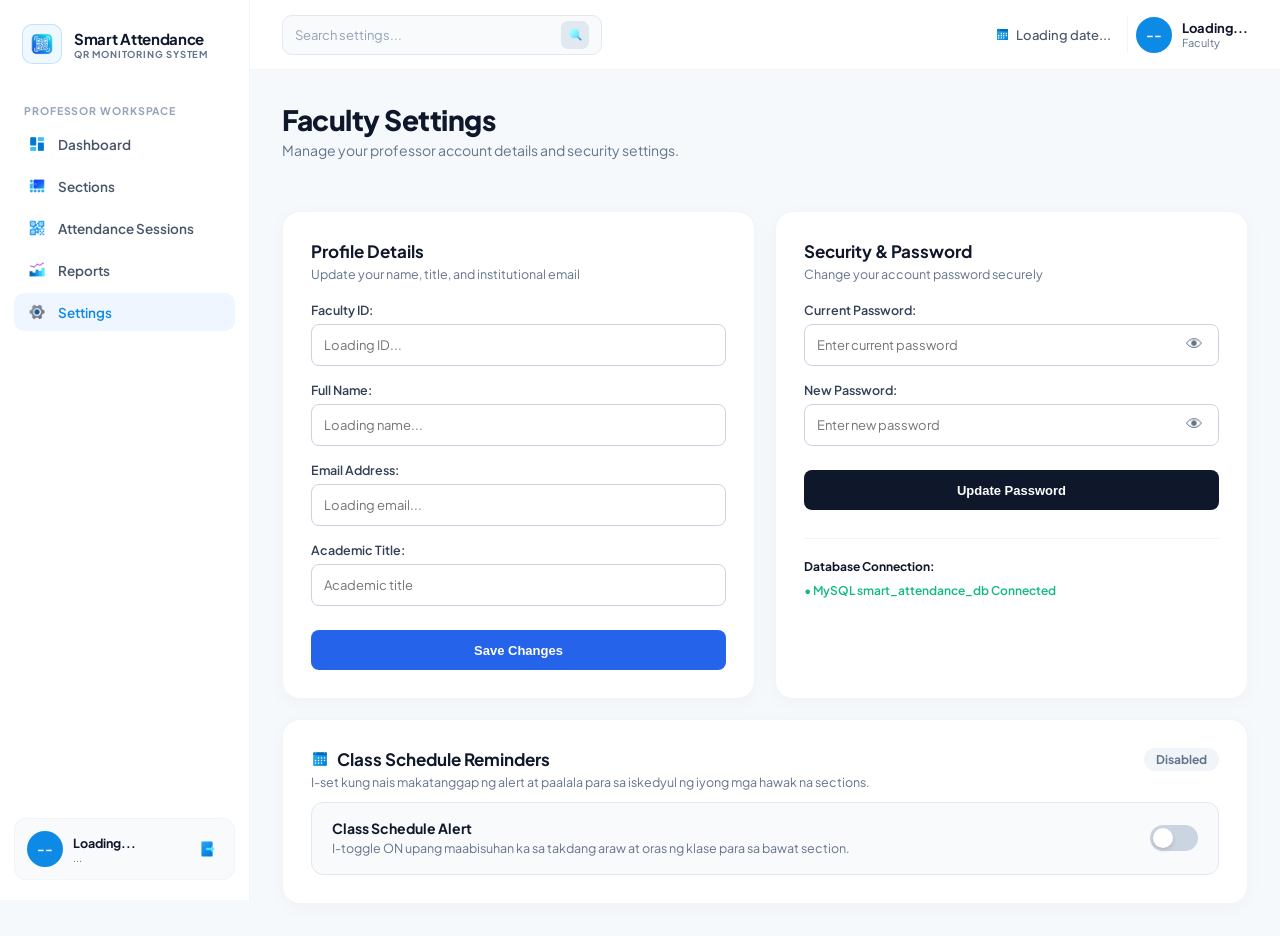
<file: pub/html/settings.html>
﻿<!DOCTYPE html>
<html lang="en">
<head>
    <meta charset="UTF-8">
    <meta name="viewport" content="width=device-width, initial-scale=1.0">
    <title>Faculty Settings | Smart Student Attendance</title>
    <link rel="icon" type="image/png" href="../assets/logo.png">
    <!-- Google Fonts -->
    <link rel="preconnect" href="https://fonts.googleapis.com">
    <link rel="preconnect" href="https://fonts.gstatic.com" crossorigin>
    <link href="https://fonts.googleapis.com/css2?family=Plus+Jakarta+Sans:wght@400;500;600;700;800&display=swap" rel="stylesheet">
    <!-- Dashboard Stylesheet -->
    <link rel="stylesheet" href="../css/dashboard.css">
    <style>
        .password-input-wrap { position: relative; }
        .password-input-wrap .modal-select { width: 100%; padding-right: 48px; }
        .password-visibility-toggle { position: absolute; top: 50%; right: 10px; transform: translateY(-50%); border: 0; background: transparent; color: #64748b; cursor: pointer; padding: 6px; font-size: 17px; }
        .password-visibility-toggle:focus-visible { outline: 2px solid #2563eb; border-radius: 5px; }
    </style>
</head>
<body>

    <div class="app-layout">
        
        <!-- SIDEBAR -->
        <aside class="sidebar">
            <div class="sidebar-header">
                <div class="app-logo-badge">
                    <img src="../assets/logo.png" alt="Logo" style="width: 26px; height: 26px; object-fit: contain;">
                </div>
                <div class="app-logo-text">
                    <span class="logo-title">Smart Attendance</span>
                    <span class="logo-tag">QR MONITORING SYSTEM</span>
                </div>
            </div>

            <div class="nav-category">PROFESSOR WORKSPACE</div>

            <nav class="sidebar-nav">
                <a href="dashboard.html" class="nav-link">
                    <span class="nav-icon">
                        <img src="../assets/icons/dashboard.png" width="18" height="18" alt="Dashboard">
                    </span>
                    <span class="nav-label">Dashboard</span>
                </a>

                <a href="sections.html" class="nav-link">
                    <span class="nav-icon">
                        <img src="../assets/icons/sections.png" width="18" height="18" alt="Sections">
                    </span>
                    <span class="nav-label">Sections</span>
                </a>

                <a href="attendance_sessions.html" class="nav-link">
                    <span class="nav-icon">
                        <img src="../assets/icons/sessions.png" width="18" height="18" alt="Attendance Sessions">
                    </span>
                    <span class="nav-label">Attendance Sessions</span>
                </a>

                <a href="reports.html" class="nav-link">
                    <span class="nav-icon">
                        <img src="../assets/icons/reports.png" width="18" height="18" alt="Reports">
                    </span>
                    <span class="nav-label">Reports</span>
                </a>

                <a href="settings.html" class="nav-link active">
                    <span class="nav-icon">
                        <img src="../assets/icons/settings.png" width="18" height="18" alt="Settings">
                    </span>
                    <span class="nav-label">Settings</span>
                </a>
            </nav>

            <div class="sidebar-user-box">
                <div class="user-avatar-pill" id="sidebarAvatar">--</div>
                <div class="user-details-text">
                    <span class="user-full-name" id="sidebarUserName">Loading...</span>
                    <span class="user-faculty-id" id="sidebarFacultyId">...</span>
                </div>
                <a href="../../conf/php/logout.php" class="logout-btn" title="Sign out" aria-label="Sign out">
                    <img src="../assets/icons/logout.png" width="18" height="18" alt="Sign out">
                </a>
            </div>
        </aside>

        <!-- MAIN WRAPPER -->
        <div class="main-wrapper">
            
            <header class="topbar">
                <div class="search-box">
                    <input type="text" id="topSearchInput" placeholder="Search settings...">
                    <button type="button" class="search-box-btn" aria-label="Search" title="Search">
                        <img src="../assets/icons/search.png" width="15" height="15" alt="Search">
                    </button>
                </div>

                <div class="topbar-actions">
                    <div class="date-badge">
                        <img src="../assets/icons/calendar.png" width="15" height="15" alt="Calendar" style="vertical-align: middle;">
                        <span id="topbarDate">Loading date...</span>
                    </div>

                    <div class="topbar-profile">
                        <div class="profile-avatar" id="topbarAvatar">--</div>
                        <div class="profile-info">
                            <span class="profile-name" id="topbarName">Loading...</span>
                            <span class="profile-role" id="topbarRole">Faculty</span>
                        </div>
                    </div>
                </div>
            </header>

            <main class="dashboard-content">
                
                <div id="alertFeedback" class="alert hidden" style="padding: 12px 16px; border-radius: 10px; margin-bottom: 20px; font-weight: 600; font-size: 13.5px;"></div>

                <div class="dashboard-hero" style="margin-bottom: 24px;">
                    <div>
                        <h1 style="font-size: 28px; font-weight: 800; color: #0f172a; letter-spacing: -0.5px;">Faculty Settings</h1>
                        <p style="font-size: 14px; color: #64748b; margin-top: 4px;">Manage your professor account details and security settings.</p>
                    </div>
                </div>

                <!-- Settings Forms Grid -->
                <div class="middle-grid" style="grid-template-columns: 1fr 1fr;">
                    
                    <!-- Profile Information Card -->
                    <div class="card" style="padding: 28px; border-radius: 18px;">
                        <h2 style="font-size: 17px; font-weight: 700; color: #0f172a; margin-bottom: 4px;">Profile Details</h2>
                        <p style="font-size: 12.5px; color: #64748b; margin-bottom: 20px;">Update your name, title, and institutional email</p>

                        <form id="profileForm" style="display: flex; flex-direction: column; gap: 16px;">
                            <input type="hidden" name="action" value="update_profile">
                            
                            <div>
                                <label class="modal-label" for="facultyIdInput">Faculty ID:</label>
                                <input type="text" name="faculty_id" id="facultyIdInput" required maxlength="50" class="modal-select" placeholder="Loading ID..." autocomplete="off">
                            </div>

                            <div>
                                <label class="modal-label">Full Name:</label>
                                <input type="text" name="name" id="nameInput" required class="modal-select" placeholder="Loading name...">
                            </div>

                            <div>
                                <label class="modal-label">Email Address:</label>
                                <input type="email" name="email" id="emailInput" required class="modal-select" placeholder="Loading email...">
                            </div>

                            <div>
                                <label class="modal-label">Academic Title:</label>
                                <input type="text" name="title" id="titleInput" class="modal-select" placeholder="Academic title">
                            </div>

                            <button type="submit" class="btn-primary" style="background: #2563eb; margin-top: 8px; width: 100%;">
                                Save Changes
                            </button>
                        </form>
                    </div>

                    <!-- Change Password Card -->
                    <div class="card" style="padding: 28px; border-radius: 18px;">
                        <h2 style="font-size: 17px; font-weight: 700; color: #0f172a; margin-bottom: 4px;">Security & Password</h2>
                        <p style="font-size: 12.5px; color: #64748b; margin-bottom: 20px;">Change your account password securely</p>

                        <form id="passwordForm" style="display: flex; flex-direction: column; gap: 16px;">
                            <input type="hidden" name="action" value="change_password">

                            <div>
                                <label class="modal-label" for="oldPasswordInput">Current Password:</label>
                                <div class="password-input-wrap">
                                    <input type="password" name="old_password" id="oldPasswordInput" required class="modal-select" placeholder="Enter current password" autocomplete="current-password">
                                    <button type="button" class="password-visibility-toggle" data-password-target="oldPasswordInput" aria-label="Show current password" aria-pressed="false" title="Show password">👁</button>
                                </div>
                            </div>

                            <div>
                                <label class="modal-label" for="newPasswordInput">New Password:</label>
                                <div class="password-input-wrap">
                                    <input type="password" name="new_password" id="newPasswordInput" required class="modal-select" placeholder="Enter new password" autocomplete="new-password">
                                    <button type="button" class="password-visibility-toggle" data-password-target="newPasswordInput" aria-label="Show new password" aria-pressed="false" title="Show password">👁</button>
                                </div>
                            </div>

                            <button type="submit" class="btn-primary" style="background: #0f172a; margin-top: 8px; width: 100%;">
                                Update Password
                            </button>
                        </form>

                        <div style="margin-top: 28px; padding-top: 20px; border-top: 1px solid #f1f5f9;">
                            <span style="font-size: 12px; font-weight: 700; color: #0f172a; display: block; margin-bottom: 4px;">Database Connection:</span>
                            <span style="font-size: 12px; color: #10b981; font-weight: 600;">&bull; MySQL smart_attendance_db Connected</span>
                        </div>
                    </div>

                    <!-- Class Schedule Reminder Preferences Card -->
                    <div class="card" style="padding: 28px; border-radius: 18px; grid-column: span 2;">
                        <div style="display: flex; justify-content: space-between; align-items: flex-start; flex-wrap: wrap; gap: 16px;">
                            <div>
                                <h2 style="font-size: 17px; font-weight: 700; color: #0f172a; margin-bottom: 4px; display: flex; align-items: center; gap: 8px;">
                                    <img src="../assets/icons/calendar.png" width="18" height="18" alt="Calendar">
                                    <span>Class Schedule Reminders</span>
                                </h2>
                                <p style="font-size: 12.5px; color: #64748b;">
                                    I-set kung nais makatanggap ng alert at paalala para sa iskedyul ng iyong mga hawak na sections.
                                </p>
                            </div>
                            <div id="reminderBadgeStatus" style="padding: 4px 12px; border-radius: 20px; font-size: 12px; font-weight: 700; background: #f1f5f9; color: #64748b;">
                                Disabled
                            </div>
                        </div>

                        <div class="toggle-switch-container">
                            <div class="switch-label-group">
                                <span class="switch-title">Class Schedule Alert</span>
                                <span class="switch-description">I-toggle ON upang maabisuhan ka sa takdang araw at oras ng klase para sa bawat section.</span>
                            </div>
                            <label class="toggle-switch" aria-label="Toggle class schedule reminders">
                                <input type="checkbox" id="scheduleReminderToggle">
                                <span class="slider-round"></span>
                            </label>
                        </div>
                    </div>

                </div>

            </main>
        </div>
    </div>

    <script src="../js/settings.js"></script>
    <script src="../js/mobile_nav.js"></script>
</body>
</html>
</file>
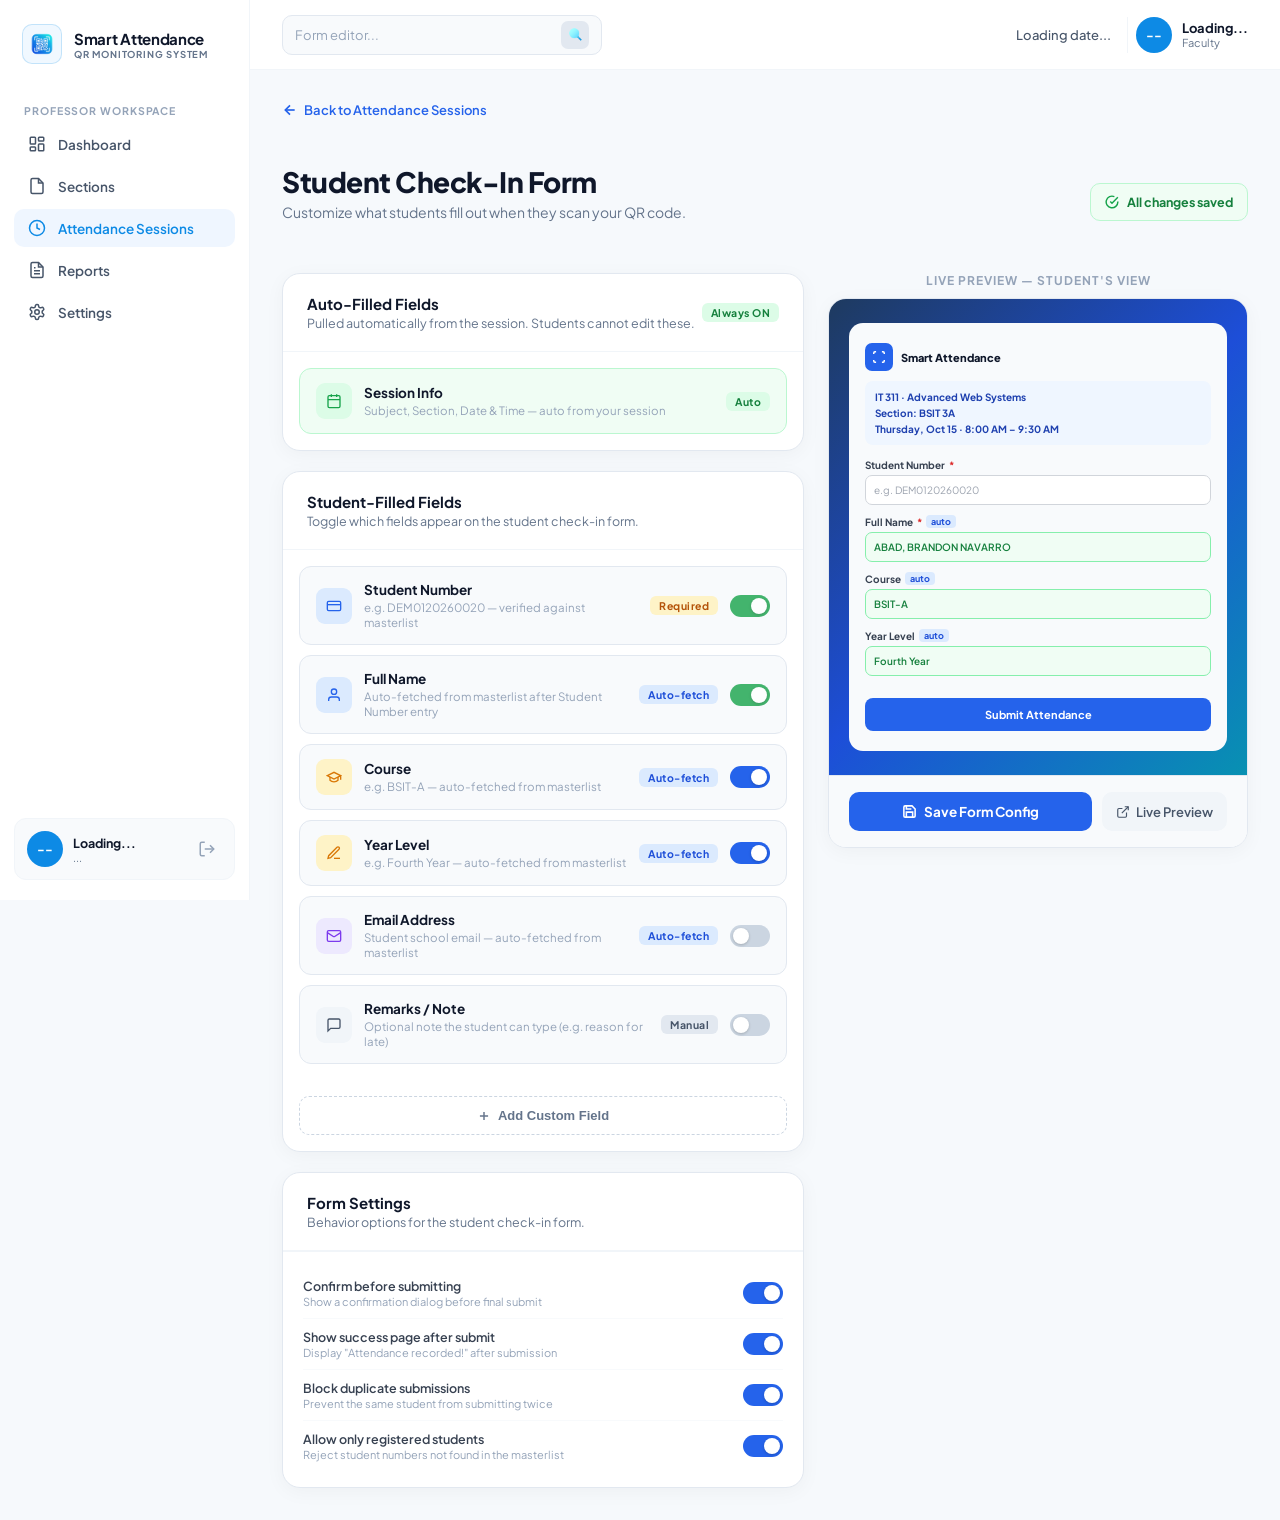
<file: pub/html/student_form_editor.html>
﻿<!DOCTYPE html>
<html lang="en">
<head>
    <meta charset="UTF-8">
    <meta name="viewport" content="width=device-width, initial-scale=1.0">
    <title>Student Check-In Form Editor | Smart Student Attendance</title>
    <link rel="icon" type="image/png" href="../assets/logo.png">
    <link rel="preconnect" href="https://fonts.googleapis.com">
    <link rel="preconnect" href="https://fonts.gstatic.com" crossorigin>
    <link href="https://fonts.googleapis.com/css2?family=Plus+Jakarta+Sans:wght@400;500;600;700;800&display=swap" rel="stylesheet">
    <link rel="stylesheet" href="../css/dashboard.css">
    <style>
        /* Form Editor Specific Styles */
        .editor-layout {
            display: grid;
            grid-template-columns: 1fr 420px;
            gap: 24px;
            align-items: start;
        }

        /* Fields Panel */
        .fields-panel {
            background: #fff;
            border-radius: 18px;
            border: 1px solid #e2e8f0;
            box-shadow: 0 4px 20px rgba(0,0,0,0.04);
            overflow: hidden;
        }
        .panel-header {
            padding: 20px 24px;
            border-bottom: 1px solid #f1f5f9;
            display: flex;
            align-items: center;
            justify-content: space-between;
        }
        .panel-title {
            font-size: 15px;
            font-weight: 700;
            color: #0f172a;
        }
        .panel-subtitle {
            font-size: 12.5px;
            color: #64748b;
            margin-top: 2px;
        }

        /* Field Item */
        .field-list {
            padding: 16px;
            display: flex;
            flex-direction: column;
            gap: 10px;
        }
        .field-item {
            background: #f8fafc;
            border: 1.5px solid #e2e8f0;
            border-radius: 12px;
            padding: 14px 16px;
            display: flex;
            align-items: center;
            gap: 12px;
            transition: all 0.2s ease;
        }
        .field-item:hover {
            border-color: #cbd5e1;
            box-shadow: 0 2px 8px rgba(0,0,0,0.05);
        }
        .field-item.auto-field {
            background: #f0fdf4;
            border-color: #bbf7d0;
        }
        .field-item.auto-field .field-badge {
            background: #dcfce7;
            color: #15803d;
        }
        .field-icon {
            width: 36px;
            height: 36px;
            border-radius: 9px;
            display: flex;
            align-items: center;
            justify-content: center;
            flex-shrink: 0;
        }
        .field-icon.blue   { background: #dbeafe; color: #2563eb; }
        .field-icon.green  { background: #dcfce7; color: #16a34a; }
        .field-icon.amber  { background: #fef3c7; color: #d97706; }
        .field-icon.rose   { background: #fee2e2; color: #dc2626; }
        .field-icon.purple { background: #ede9fe; color: #7c3aed; }
        .field-icon.slate  { background: #f1f5f9; color: #475569; }

        .field-info { flex: 1; min-width: 0; }
        .field-label-text { font-size: 13.5px; font-weight: 700; color: #0f172a; }
        .field-desc       { font-size: 11.5px; color: #94a3b8; margin-top: 2px; }
        .field-badge {
            font-size: 10.5px; font-weight: 700; letter-spacing: 0.5px;
            padding: 3px 9px; border-radius: 6px;
            background: #e2e8f0; color: #475569; white-space: nowrap;
        }
        .field-badge.required-badge { background: #fef3c7; color: #b45309; }

        /* Toggle Switch */
        .toggle-switch { position: relative; display: inline-block; width: 40px; height: 22px; flex-shrink: 0; }
        .toggle-switch input { opacity: 0; width: 0; height: 0; }
        .toggle-slider {
            position: absolute; cursor: pointer;
            top: 0; left: 0; right: 0; bottom: 0;
            background: #cbd5e1; border-radius: 22px; transition: 0.2s;
        }
        .toggle-slider::before {
            position: absolute; content: "";
            height: 16px; width: 16px; left: 3px; bottom: 3px;
            background: white; border-radius: 50%; transition: 0.2s;
            box-shadow: 0 1px 3px rgba(0,0,0,0.2);
        }
        .toggle-switch input:checked + .toggle-slider { background: #2563eb; }
        .toggle-switch input:checked + .toggle-slider::before { transform: translateX(18px); }
        .toggle-switch input:disabled + .toggle-slider { background: #16a34a; cursor: not-allowed; opacity: 0.8; }
        .toggle-switch input:disabled:checked + .toggle-slider::before { transform: translateX(18px); }

        /* Add Custom Field */
        .add-field-btn {
            margin: 0 16px 16px;
            width: calc(100% - 32px);
            padding: 11px;
            border: 1.5px dashed #cbd5e1;
            border-radius: 10px;
            background: transparent;
            color: #64748b;
            font-size: 13px;
            font-weight: 600;
            cursor: pointer;
            display: flex;
            align-items: center;
            justify-content: center;
            gap: 7px;
            transition: all 0.2s;
        }
        .add-field-btn:hover { border-color: #2563eb; color: #2563eb; background: #eff6ff; }

        /* Preview Panel */
        .preview-panel { position: sticky; top: 24px; }
        .preview-card {
            background: #fff;
            border-radius: 18px;
            border: 1px solid #e2e8f0;
            box-shadow: 0 4px 20px rgba(0,0,0,0.04);
            overflow: hidden;
        }
        .preview-phone-frame {
            background: linear-gradient(135deg, #1e3a5f 0%, #1d4ed8 50%, #0891b2 100%);
            padding: 24px 20px;
        }
        .preview-phone-inner {
            background: #f8fafc;
            border-radius: 14px;
            padding: 20px 16px;
            min-height: 380px;
        }
        .preview-logo-row { display: flex; align-items: center; gap: 8px; margin-bottom: 10px; }
        .preview-logo-badge {
            width: 28px; height: 28px; background: #2563eb;
            border-radius: 7px; display: flex; align-items: center; justify-content: center;
        }
        .preview-app-name { font-size: 11px; font-weight: 800; color: #0f172a; }
        .preview-session-info { background: #eff6ff; border-radius: 8px; padding: 8px 10px; margin-bottom: 14px; }
        .preview-session-info p { font-size: 10px; font-weight: 700; color: #1e40af; margin: 0; line-height: 1.6; }
        .preview-field-preview { margin-bottom: 10px; }
        .preview-field-label {
            font-size: 10px; font-weight: 700; color: #374151;
            margin-bottom: 4px; display: flex; align-items: center; gap: 4px;
        }
        .preview-field-label .req-star { color: #dc2626; }
        .preview-field-input {
            width: 100%; box-sizing: border-box; height: 30px;
            background: #fff; border: 1.5px solid #d1d5db;
            border-radius: 7px; padding: 0 8px;
            font-size: 10px; color: #9ca3af;
            font-family: 'Plus Jakarta Sans', sans-serif;
            display: flex; align-items: center;
        }
        .preview-field-input.auto-fill { background: #f0fdf4; border-color: #86efac; color: #15803d; font-weight: 600; }
        .preview-submit-btn {
            width: 100%; background: #2563eb; color: white;
            border: none; border-radius: 8px; padding: 10px;
            font-size: 11px; font-weight: 700; margin-top: 12px;
            font-family: 'Plus Jakarta Sans', sans-serif; cursor: default;
        }

        /* Settings */
        .settings-section { padding: 16px 20px; border-top: 1px solid #f1f5f9; }
        .settings-row {
            display: flex; align-items: center; justify-content: space-between;
            padding: 10px 0; border-bottom: 1px solid #f8fafc;
        }
        .settings-row:last-child { border-bottom: none; }
        .settings-label  { font-size: 12.5px; font-weight: 600; color: #374151; }
        .settings-desc   { font-size: 11px; color: #94a3b8; margin-top: 1px; }

        /* Save Bar */
        .save-bar {
            padding: 16px 20px;
            background: #f8fafc;
            border-top: 1px solid #e2e8f0;
            display: flex; gap: 10px;
        }
        .btn-save-form {
            flex: 1; background: #2563eb; color: white;
            border: none; border-radius: 10px; padding: 11px;
            font-size: 13.5px; font-weight: 700; cursor: pointer;
            font-family: 'Plus Jakarta Sans', sans-serif;
            display: flex; align-items: center; justify-content: center; gap: 7px;
            transition: all 0.2s;
        }
        .btn-save-form:hover { background: #1d4ed8; transform: translateY(-1px); }
        .btn-preview-link {
            background: #f1f5f9; color: #475569;
            border: none; border-radius: 10px; padding: 11px 14px;
            font-size: 13px; font-weight: 600; cursor: pointer;
            font-family: 'Plus Jakarta Sans', sans-serif;
            display: flex; align-items: center; gap: 6px;
            text-decoration: none; transition: all 0.2s;
        }
        .btn-preview-link:hover { background: #e2e8f0; }

        .back-link {
            display: inline-flex; align-items: center; gap: 6px;
            font-size: 13px; font-weight: 600; color: #2563eb;
            text-decoration: none; margin-bottom: 18px; transition: gap 0.2s;
        }
        .back-link:hover { gap: 8px; }

        .custom-field-input {
            width: 100%; box-sizing: border-box;
            padding: 9px 12px; border: 1.5px solid #e2e8f0;
            border-radius: 8px; font-size: 13.5px;
            font-family: 'Plus Jakarta Sans', sans-serif; color: #0f172a;
            outline: none; transition: border-color 0.15s;
        }
        .custom-field-input:focus { border-color: #2563eb; }

        @keyframes savedPop {
            0%   { transform: scale(0.95); opacity: 0.8; }
            50%  { transform: scale(1.03); }
            100% { transform: scale(1);    opacity: 1; }
        }
        .saved-pop { animation: savedPop 0.3s ease; }

        @media (max-width: 900px) {
            .editor-layout { grid-template-columns: 1fr; }
            .preview-panel { position: static; }
        }
    </style>
</head>
<body>
<div class="app-layout">

    <!-- SIDEBAR -->
    <aside class="sidebar">
        <div class="sidebar-header">
            <div class="app-logo-badge">
                <img src="../assets/logo.png" alt="Logo" style="width: 26px; height: 26px; object-fit: contain;">
            </div>
            <div class="app-logo-text">
                <span class="logo-title">Smart Attendance</span>
                <span class="logo-tag">QR MONITORING SYSTEM</span>
            </div>
        </div>
        <div class="nav-category">PROFESSOR WORKSPACE</div>
        <nav class="sidebar-nav">
            <a href="dashboard.html" class="nav-link">
                <span class="nav-icon"><svg width="18" height="18" viewBox="0 0 24 24" fill="none" stroke="currentColor" stroke-width="2"><rect width="7" height="9" x="3" y="3" rx="1"/><rect width="7" height="5" x="14" y="3" rx="1"/><rect width="7" height="9" x="14" y="12" rx="1"/><rect width="7" height="5" x="3" y="16" rx="1"/></svg></span>
                <span class="nav-label">Dashboard</span>
            </a>
            <a href="sections.html" class="nav-link">
                <span class="nav-icon"><svg width="18" height="18" viewBox="0 0 24 24" fill="none" stroke="currentColor" stroke-width="2"><path d="M14 2H6a2 2 0 0 0-2 2v16a2 2 0 0 0 2 2h12a2 2 0 0 0 2-2V8z"/><polyline points="14 2 14 8 20 8"/></svg></span>
                <span class="nav-label">Sections</span>
            </a>
            <a href="attendance_sessions.html" class="nav-link active">
                <span class="nav-icon"><svg width="18" height="18" viewBox="0 0 24 24" fill="none" stroke="currentColor" stroke-width="2"><circle cx="12" cy="12" r="10"/><polyline points="12 6 12 12 16 14"/></svg></span>
                <span class="nav-label">Attendance Sessions</span>
            </a>
            <a href="reports.html" class="nav-link">
                <span class="nav-icon"><svg width="18" height="18" viewBox="0 0 24 24" fill="none" stroke="currentColor" stroke-width="2"><path d="M14 2H6a2 2 0 0 0-2 2v16a2 2 0 0 0 2 2h12a2 2 0 0 0 2-2V8z"/><polyline points="14 2 14 8 20 8"/><line x1="16" y1="13" x2="8" y2="13"/><line x1="16" y1="17" x2="8" y2="17"/><polyline points="10 9 9 9 8 9"/></svg></span>
                <span class="nav-label">Reports</span>
            </a>
            <a href="settings.html" class="nav-link">
                <span class="nav-icon"><svg width="18" height="18" viewBox="0 0 24 24" fill="none" stroke="currentColor" stroke-width="2"><path d="M12.22 2h-.44a2 2 0 0 0-2 2v.18a2 2 0 0 1-1 1.73l-.43.25a2 2 0 0 1-2 0l-.15-.08a2 2 0 0 0-2.73.73l-.22.38a2 2 0 0 0 .73 2.73l.15.1a2 2 0 0 1 1 1.72v.51a2 2 0 0 1-1 1.74l-.15.09a2 2 0 0 0-.73 2.73l.22.38a2 2 0 0 0 2.73.73l.15-.08a2 2 0 0 1 2 0l.43.25a2 2 0 0 1 1 1.73V20a2 2 0 0 0 2 2h.44a2 2 0 0 0 2-2v-.18a2 2 0 0 1 1-1.73l.43-.25a2 2 0 0 1 2 0l.15.08a2 2 0 0 0 2.73-.73l.22-.39a2 2 0 0 0-.73-2.73l-.15-.08a2 2 0 0 1-1-1.74v-.5a2 2 0 0 1 1-1.74l.15-.09a2 2 0 0 0 .73-2.73l-.22-.38a2 2 0 0 0-2.73-.73l-.15.08a2 2 0 0 1-2 0l-.43-.25a2 2 0 0 1-1-1.73V4a2 2 0 0 0-2-2z"/><circle cx="12" cy="12" r="3"/></svg></span>
                <span class="nav-label">Settings</span>
            </a>
        </nav>
        <div class="sidebar-user-box">
            <div class="user-avatar-pill" id="sidebarAvatar">--</div>
            <div class="user-details-text">
                <span class="user-full-name" id="sidebarUserName">Loading...</span>
                <span class="user-faculty-id" id="sidebarFacultyId">...</span>
            </div>
            <a href="../../conf/php/logout.php" class="logout-btn" title="Sign out">
                <svg width="18" height="18" viewBox="0 0 24 24" fill="none" stroke="currentColor" stroke-width="2"><path d="M9 21H5a2 2 0 0 1-2-2V5a2 2 0 0 1 2-2h4"/><polyline points="16 17 21 12 16 7"/><line x1="21" y1="12" x2="9" y2="12"/></svg>
            </a>
        </div>
    </aside>

    <!-- MAIN -->
    <div class="main-wrapper">
        <header class="topbar">
            <div class="search-box">
                <input type="text" placeholder="Form editor...">
                <button type="button" class="search-box-btn" aria-label="Search" title="Search">
                    <img src="../assets/icons/search.png" width="15" height="15" alt="Search">
                </button>
            </div>
            <div class="topbar-actions">
                <div class="date-badge"><span id="topbarDate">Loading date...</span></div>
                <div class="topbar-profile">
                    <div class="profile-avatar" id="topbarAvatar">--</div>
                    <div class="profile-info">
                        <span class="profile-name" id="topbarName">Loading...</span>
                        <span class="profile-role" id="topbarRole">Faculty</span>
                    </div>
                </div>
            </div>
        </header>

        <main class="dashboard-content">
            <div id="alertFeedback" class="alert hidden" style="padding:12px 16px;border-radius:10px;margin-bottom:20px;font-weight:600;font-size:13.5px;"></div>

            <a href="attendance_sessions.html" class="back-link">
                <svg width="16" height="16" viewBox="0 0 24 24" fill="none" stroke="currentColor" stroke-width="2.5"><path d="M19 12H5"/><path d="M12 5l-7 7 7 7"/></svg>
                Back to Attendance Sessions
            </a>

            <div class="dashboard-hero" style="margin-bottom:24px;">
                <div>
                    <h1 style="font-size:28px;font-weight:800;color:#0f172a;letter-spacing:-0.5px;">Student Check-In Form</h1>
                    <p style="font-size:14px;color:#64748b;margin-top:4px;">Customize what students fill out when they scan your QR code.</p>
                </div>
                <div id="saveStatusBadge" style="display:flex;align-items:center;gap:8px;background:#f0fdf4;border:1.5px solid #bbf7d0;border-radius:10px;padding:10px 14px;">
                    <svg width="14" height="14" viewBox="0 0 24 24" fill="none" stroke="#16a34a" stroke-width="2.5"><path d="M22 11.08V12a10 10 0 1 1-5.93-9.14"/><polyline points="22 4 12 14.01 9 11.01"/></svg>
                    <span id="saveStatusText" style="font-size:12.5px;font-weight:700;color:#15803d;">All changes saved</span>
                </div>
            </div>

            <div class="editor-layout">

                <!-- LEFT PANEL -->
                <div>
                    <!-- Auto-filled section -->
                    <div class="fields-panel" style="margin-bottom:20px;">
                        <div class="panel-header">
                            <div>
                                <div class="panel-title">Auto-Filled Fields</div>
                                <div class="panel-subtitle">Pulled automatically from the session. Students cannot edit these.</div>
                            </div>
                            <span class="field-badge" style="background:#dcfce7;color:#15803d;">Always ON</span>
                        </div>
                        <div class="field-list">
                            <div class="field-item auto-field">
                                <div class="field-icon green"><svg width="16" height="16" viewBox="0 0 24 24" fill="none" stroke="currentColor" stroke-width="2"><rect width="18" height="18" x="3" y="4" rx="2"/><path d="M16 2v4M8 2v4M3 10h18"/></svg></div>
                                <div class="field-info">
                                    <div class="field-label-text">Session Info</div>
                                    <div class="field-desc">Subject, Section, Date &amp; Time &mdash; auto from your session</div>
                                </div>
                                <span class="field-badge">Auto</span>
                            </div>
                        </div>
                    </div>

                    <!-- Student-Filled Fields -->
                    <div class="fields-panel">
                        <div class="panel-header">
                            <div>
                                <div class="panel-title">Student-Filled Fields</div>
                                <div class="panel-subtitle">Toggle which fields appear on the student check-in form.</div>
                            </div>
                        </div>
                        <div class="field-list" id="fieldList">

                            <!-- Student Number is always on -->
                            <div class="field-item" data-field="student_number">
                                <div class="field-icon blue"><svg width="16" height="16" viewBox="0 0 24 24" fill="none" stroke="currentColor" stroke-width="2"><rect width="20" height="14" x="2" y="5" rx="2"/><line x1="2" y1="10" x2="22" y2="10"/></svg></div>
                                <div class="field-info">
                                    <div class="field-label-text">Student Number</div>
                                    <div class="field-desc">e.g. DEM0120260020 &mdash; verified against masterlist</div>
                                </div>
                                <span class="field-badge required-badge">Required</span>
                                <label class="toggle-switch"><input type="checkbox" checked disabled><span class="toggle-slider"></span></label>
                            </div>

                            <!-- Full Name is auto-fetched and always on -->
                            <div class="field-item" data-field="full_name">
                                <div class="field-icon blue"><svg width="16" height="16" viewBox="0 0 24 24" fill="none" stroke="currentColor" stroke-width="2"><path d="M20 21v-2a4 4 0 0 0-4-4H8a4 4 0 0 0-4 4v2"/><circle cx="12" cy="7" r="4"/></svg></div>
                                <div class="field-info">
                                    <div class="field-label-text">Full Name</div>
                                    <div class="field-desc">Auto-fetched from masterlist after Student Number entry</div>
                                </div>
                                <span class="field-badge" style="background:#dbeafe;color:#1d4ed8;">Auto-fetch</span>
                                <label class="toggle-switch"><input type="checkbox" checked disabled><span class="toggle-slider"></span></label>
                            </div>

                            <!-- Course -->
                            <div class="field-item" data-field="course">
                                <div class="field-icon amber"><svg width="16" height="16" viewBox="0 0 24 24" fill="none" stroke="currentColor" stroke-width="2"><path d="M22 10v6M2 10l10-5 10 5-10 5z"/><path d="M6 12v5c3 3 9 3 12 0v-5"/></svg></div>
                                <div class="field-info">
                                    <div class="field-label-text">Course</div>
                                    <div class="field-desc">e.g. BSIT-A &mdash; auto-fetched from masterlist</div>
                                </div>
                                <span class="field-badge" style="background:#dbeafe;color:#1d4ed8;">Auto-fetch</span>
                                <label class="toggle-switch"><input type="checkbox" id="toggle_course" checked><span class="toggle-slider"></span></label>
                            </div>

                            <!-- Year Level -->
                            <div class="field-item" data-field="year_level">
                                <div class="field-icon amber"><svg width="16" height="16" viewBox="0 0 24 24" fill="none" stroke="currentColor" stroke-width="2"><path d="M12 20h9"/><path d="M16.5 3.5a2.121 2.121 0 0 1 3 3L7 19l-4 1 1-4L16.5 3.5z"/></svg></div>
                                <div class="field-info">
                                    <div class="field-label-text">Year Level</div>
                                    <div class="field-desc">e.g. Fourth Year &mdash; auto-fetched from masterlist</div>
                                </div>
                                <span class="field-badge" style="background:#dbeafe;color:#1d4ed8;">Auto-fetch</span>
                                <label class="toggle-switch"><input type="checkbox" id="toggle_year_level" checked><span class="toggle-slider"></span></label>
                            </div>

                            <!-- Email -->
                            <div class="field-item" data-field="email">
                                <div class="field-icon purple"><svg width="16" height="16" viewBox="0 0 24 24" fill="none" stroke="currentColor" stroke-width="2"><rect width="20" height="16" x="2" y="4" rx="2"/><path d="m22 7-8.97 5.7a1.94 1.94 0 0 1-2.06 0L2 7"/></svg></div>
                                <div class="field-info">
                                    <div class="field-label-text">Email Address</div>
                                    <div class="field-desc">Student school email &mdash; auto-fetched from masterlist</div>
                                </div>
                                <span class="field-badge" style="background:#dbeafe;color:#1d4ed8;">Auto-fetch</span>
                                <label class="toggle-switch"><input type="checkbox" id="toggle_email"><span class="toggle-slider"></span></label>
                            </div>

                            <!-- Remarks -->
                            <div class="field-item" data-field="remarks">
                                <div class="field-icon slate"><svg width="16" height="16" viewBox="0 0 24 24" fill="none" stroke="currentColor" stroke-width="2"><path d="M21 15a2 2 0 0 1-2 2H7l-4 4V5a2 2 0 0 1 2-2h14a2 2 0 0 1 2 2z"/></svg></div>
                                <div class="field-info">
                                    <div class="field-label-text">Remarks / Note</div>
                                    <div class="field-desc">Optional note the student can type (e.g. reason for late)</div>
                                </div>
                                <span class="field-badge">Manual</span>
                                <label class="toggle-switch"><input type="checkbox" id="toggle_remarks"><span class="toggle-slider"></span></label>
                            </div>
                        </div>

                        <!-- Custom fields -->
                        <div id="customFieldList" class="field-list" style="padding-top:0;"></div>

                        <button class="add-field-btn" id="addCustomFieldBtn">
                            <svg width="14" height="14" viewBox="0 0 24 24" fill="none" stroke="currentColor" stroke-width="2.5"><line x1="12" y1="5" x2="12" y2="19"/><line x1="5" y1="12" x2="19" y2="12"/></svg>
                            Add Custom Field
                        </button>
                    </div>

                    <!-- Form Settings -->
                    <div class="fields-panel" style="margin-top:20px;">
                        <div class="panel-header">
                            <div>
                                <div class="panel-title">Form Settings</div>
                                <div class="panel-subtitle">Behavior options for the student check-in form.</div>
                            </div>
                        </div>
                        <div class="settings-section">
                            <div class="settings-row">
                                <div>
                                    <div class="settings-label">Confirm before submitting</div>
                                    <div class="settings-desc">Show a confirmation dialog before final submit</div>
                                </div>
                                <label class="toggle-switch"><input type="checkbox" id="setting_confirm" checked><span class="toggle-slider"></span></label>
                            </div>
                            <div class="settings-row">
                                <div>
                                    <div class="settings-label">Show success page after submit</div>
                                    <div class="settings-desc">Display "Attendance recorded!" after submission</div>
                                </div>
                                <label class="toggle-switch"><input type="checkbox" id="setting_success_page" checked><span class="toggle-slider"></span></label>
                            </div>
                            <div class="settings-row">
                                <div>
                                    <div class="settings-label">Block duplicate submissions</div>
                                    <div class="settings-desc">Prevent the same student from submitting twice</div>
                                </div>
                                <label class="toggle-switch"><input type="checkbox" id="setting_block_duplicate" checked><span class="toggle-slider"></span></label>
                            </div>
                            <div class="settings-row">
                                <div>
                                    <div class="settings-label">Allow only registered students</div>
                                    <div class="settings-desc">Reject student numbers not found in the masterlist</div>
                                </div>
                                <label class="toggle-switch"><input type="checkbox" id="setting_masterlist_only" checked><span class="toggle-slider"></span></label>
                            </div>
                        </div>
                    </div>
                </div>

                <!-- RIGHT: Live Preview -->
                <div class="preview-panel">
                    <div style="font-size:12px;font-weight:700;color:#94a3b8;letter-spacing:1px;text-align:center;margin-bottom:10px;">LIVE PREVIEW &mdash; STUDENT'S VIEW</div>
                    <div class="preview-card">
                        <div class="preview-phone-frame">
                            <div class="preview-phone-inner">
                                <div class="preview-logo-row">
                                    <div class="preview-logo-badge">
                                        <svg width="14" height="14" viewBox="0 0 24 24" fill="none" stroke="white" stroke-width="2.5"><path d="M3 7V5a2 2 0 0 1 2-2h2"/><path d="M17 3h2a2 2 0 0 1 2 2v2"/><path d="M21 17v2a2 2 0 0 1-2 2h-2"/><path d="M7 21H5a2 2 0 0 1-2-2v-2"/></svg>
                                    </div>
                                    <span class="preview-app-name">Smart Attendance</span>
                                </div>
                                <div class="preview-session-info">
                                    <p><strong>IT 311 &middot; Advanced Web Systems</strong></p>
                                    <p>Section: <strong>BSIT 3A</strong></p>
                                    <p><strong>Thursday, Oct 15 &middot; 8:00 AM &ndash; 9:30 AM</strong></p>
                                </div>
                                <div id="previewFields"></div>
                                <button class="preview-submit-btn">Submit Attendance</button>
                            </div>
                        </div>
                        <div class="save-bar">
                            <button class="btn-save-form" id="saveFormBtn">
                                <svg width="15" height="15" viewBox="0 0 24 24" fill="none" stroke="currentColor" stroke-width="2.5"><path d="M19 21H5a2 2 0 0 1-2-2V5a2 2 0 0 1 2-2h11l5 5v11a2 2 0 0 1-2 2z"/><polyline points="17 21 17 13 7 13 7 21"/><polyline points="7 3 7 8 15 8"/></svg>
                                Save Form Config
                            </button>
                            <a href="../../student_checkin.php?preview=1" target="_blank" class="btn-preview-link">
                                <svg width="14" height="14" viewBox="0 0 24 24" fill="none" stroke="currentColor" stroke-width="2"><path d="M18 13v6a2 2 0 0 1-2 2H5a2 2 0 0 1-2-2V8a2 2 0 0 1 2-2h6"/><polyline points="15 3 21 3 21 9"/><line x1="10" y1="14" x2="21" y2="3"/></svg>
                                Live Preview
                            </a>
                        </div>
                    </div>
                </div>
            </div>
        </main>
    </div>
</div>

<!-- Custom Field Modal -->
<div id="customFieldModal" class="modal-overlay hidden">
    <div class="modal-dialog" style="max-width:440px;">
        <div class="modal-header">
            <div>
                <h3 class="modal-title" id="customFieldModalTitle">Add Custom Field</h3>
                <p class="modal-subtitle" id="customFieldModalSubtitle">Add an extra question for students to fill out</p>
            </div>
            <button type="button" class="modal-close-btn" id="closeCustomFieldModal">&times;</button>
        </div>
        <div class="modal-body" style="display:flex;flex-direction:column;gap:14px;">
            <input type="hidden" id="editingCustomFieldIndex" value="-1">
            <div>
                <label class="modal-label">Quick Suggestions / Presets:</label>
                <div style="display:flex;gap:6px;flex-wrap:wrap;margin-top:4px;">
                    <button type="button" class="preset-chip" id="presetUniformBtn" style="padding:5px 10px;font-size:11.5px;font-weight:600;border:1px solid #c7d2fe;background:#eef2ff;color:#4338ca;border-radius:6px;cursor:pointer;">Uniform Verification Photo</button>
                    <button type="button" class="preset-chip" id="presetIdBtn" style="padding:5px 10px;font-size:11.5px;font-weight:600;border:1px solid #cbd5e1;background:#f8fafc;color:#475569;border-radius:6px;cursor:pointer;">Student ID Photo</button>
                    <button type="button" class="preset-chip" id="presetTempBtn" style="padding:5px 10px;font-size:11.5px;font-weight:600;border:1px solid #cbd5e1;background:#f8fafc;color:#475569;border-radius:6px;cursor:pointer;">Temperature</button>
                </div>
            </div>
            <div>
                <label class="modal-label">Field Label (what students will see):</label>
                <input type="text" id="customFieldLabel" class="custom-field-input" placeholder="e.g. Uniform Verification Photo, Emergency Contact...">
            </div>
            <div>
                <label class="modal-label">Field Type:</label>
                <select id="customFieldType" class="modal-select">
                    <option value="image">Image / Photo Upload (e.g. Uniform Verification)</option>
                    <option value="text">Short Text</option>
                    <option value="textarea">Long Text / Paragraph</option>
                    <option value="number">Number</option>
                    <option value="select">Dropdown (Yes / No)</option>
                </select>
            </div>
            <div style="display:flex;align-items:center;gap:10px;padding:10px;background:#f8fafc;border-radius:8px;">
                <label class="toggle-switch"><input type="checkbox" id="customFieldRequired"><span class="toggle-slider"></span></label>
                <span style="font-size:13px;font-weight:600;color:#374151;">Mark as Required (Student must upload/answer before submitting)</span>
            </div>
        </div>
        <div class="modal-footer" style="margin-top:20px;">
            <button type="button" class="btn-secondary" id="cancelCustomFieldBtn">Cancel</button>
            <button type="button" class="btn-primary" id="confirmAddCustomField" style="background:#2563eb;">Add Field</button>
        </div>
    </div>
</div>

<script>
document.addEventListener('DOMContentLoaded', () => {

    // Load user info from sessions API
    fetch('../../conf/php/attendance_sessions_data.php')
        .then(r => { if (r.status === 401) { window.location.href = 'login.html'; return null; } return r.json(); })
        .then(data => {
            if (!data || !data.success) return;
            const u = data.user;
            ['sidebarAvatar','topbarAvatar'].forEach(id => { const el = document.getElementById(id); if(el) el.textContent = u.avatar_initials || 'CP'; });
            const sbName = document.getElementById('sidebarUserName'); if(sbName) sbName.textContent = 'Prof. ' + u.name;
            const sbId   = document.getElementById('sidebarFacultyId'); if(sbId)   sbId.textContent   = 'Faculty ID ' + u.faculty_id;
            const tbName = document.getElementById('topbarName');       if(tbName) tbName.textContent  = u.name;
            const tbRole = document.getElementById('topbarRole');       if(tbRole) tbRole.textContent  = u.title || 'Professor';
            const tbDate = document.getElementById('topbarDate');       if(tbDate) tbDate.textContent  = data.today_date;
        }).catch(() => {});

    document.addEventListener("click", (e) => {
        const btn = e.target.closest(".search-box-btn");
        if (btn) {
            const box = btn.closest(".search-box");
            if (box) {
                const input = box.querySelector("input");
                if (input) {
                    input.focus();
                    input.dispatchEvent(new Event("input", { bubbles: true }));
                }
            }
        }
    });

    const STORAGE_KEY = 'smartattend_form_config';

    // Default config
    const defaultConfig = {
        fields:   { student_number: true, full_name: true, course: true, year_level: true, email: false, remarks: false },
        custom_fields: [],
        settings: { confirm: true, success_page: true, block_duplicate: true, masterlist_only: true }
    };

    let config = defaultConfig;
    try { const s = localStorage.getItem(STORAGE_KEY); if (s) config = JSON.parse(s); } catch(e) {}

    let customFields = Array.isArray(config.custom_fields) ? config.custom_fields : [];

    // Load persisted server config (if present)
    fetch('../../conf/php/form_config_data.php')
        .then(r => r.json())
        .then(d => {
            if (d && d.success && d.config) {
                config = d.config;
                customFields = Array.isArray(config.custom_fields) ? config.custom_fields : [];
                applyConfig();
                updatePreview();
            }
        }).catch(() => {});

    function applyConfig() {
        ['course','year_level','email','remarks'].forEach(f => {
            const el = document.getElementById('toggle_' + f);
            if (el) el.checked = config.fields[f] !== false;
        });
        ['confirm','success_page','block_duplicate','masterlist_only'].forEach(s => {
            const el = document.getElementById('setting_' + s);
            if (el) el.checked = config.settings[s] !== false;
        });
        renderCustomFields();
    }

    // Field definitions for preview
    const fieldDefs = [
        { key: 'student_number', label: 'Student Number',  placeholder: 'e.g. DEM0120260020',       required: true,  autofill: false },
        { key: 'full_name',      label: 'Full Name',        placeholder: 'ABAD, BRANDON NAVARRO',    required: true,  autofill: true  },
        { key: 'course',         label: 'Course',           placeholder: 'BSIT-A',                   required: false, autofill: true  },
        { key: 'year_level',     label: 'Year Level',       placeholder: 'Fourth Year',              required: false, autofill: true  },
        { key: 'email',          label: 'Email Address',    placeholder: 'student@school.edu',       required: false, autofill: true  },
        { key: 'remarks',        label: 'Remarks / Note',   placeholder: 'Type your note here...',   required: false, autofill: false  },
    ];

    function updatePreview() {
        const container = document.getElementById('previewFields');
        if (!container) return;
        let html = '';
        fieldDefs.forEach(f => {
            const isOn = (f.key === 'student_number' || f.key === 'full_name')
                ? true
                : !!document.getElementById('toggle_' + f.key)?.checked;
            if (!isOn) return;
            html += '<div class="preview-field-preview">'
                + '<div class="preview-field-label">'
                + esc(f.label)
                + (f.required ? ' <span class="req-star">*</span>' : '')
                + (f.autofill ? ' <span style="font-size:9px;background:#dbeafe;color:#1d4ed8;padding:1px 5px;border-radius:4px;font-weight:700;">auto</span>' : '')
                + '</div>'
                + '<div class="preview-field-input' + (f.autofill ? ' auto-fill' : '') + '">' + esc(f.placeholder) + '</div>'
                + '</div>';
        });
        customFields.forEach(cf => {
            html += '<div class="preview-field-preview">'
                + '<div class="preview-field-label">' + esc(cf.label)
                + (cf.required ? ' <span class="req-star">*</span>' : ' <span style="font-size:9.5px;color:#94a3b8;font-weight:600;">(optional)</span>') + '</div>';
            
            if (cf.type === 'image') {
                html += '<div style="border:1.5px dashed #93c5fd;background:#f0f7ff;border-radius:8px;padding:10px 8px;text-align:center;">'
                    + '<div style="font-size:10px;font-weight:700;color:#1e40af;display:flex;align-items:center;justify-content:center;gap:4px;">'
                    + '<svg width="13" height="13" viewBox="0 0 24 24" fill="none" stroke="#2563eb" stroke-width="2.5"><path d="M23 19a2 2 0 0 1-2 2H3a2 2 0 0 1-2-2V8a2 2 0 0 1 2-2h4l2-3h6l2 3h4a2 2 0 0 1 2 2z"/><circle cx="12" cy="13" r="4"/></svg>'
                    + 'Take Photo / Upload Image'
                    + '</div>'
                    + '<div style="font-size:8.5px;color:#64748b;margin-top:2px;">Camera capture &amp; file upload ready</div>'
                    + '</div>';
            } else {
                html += '<div class="preview-field-input">' + (cf.type === 'textarea' ? 'Type here...' : cf.type === 'select' ? 'Yes / No &darr;' : 'Enter value...') + '</div>';
            }
            html += '</div>';
        });
        if (!html) html = '<p style="font-size:11px;color:#94a3b8;text-align:center;padding:12px 0;">No fields enabled</p>';
        container.innerHTML = html;
    }

    function renderCustomFields() {
        const container = document.getElementById('customFieldList');
        if (!container) return;
        container.innerHTML = '';
        customFields.forEach((cf, idx) => {
            const isImage = cf.type === 'image';
            const iconHtml = isImage
                ? '<div class="field-icon purple"><svg width="16" height="16" viewBox="0 0 24 24" fill="none" stroke="currentColor" stroke-width="2"><path d="M23 19a2 2 0 0 1-2 2H3a2 2 0 0 1-2-2V8a2 2 0 0 1 2-2h4l2-3h6l2 3h4a2 2 0 0 1 2 2z"/><circle cx="12" cy="13" r="4"/></svg></div>'
                : '<div class="field-icon slate"><svg width="16" height="16" viewBox="0 0 24 24" fill="none" stroke="currentColor" stroke-width="2"><path d="M12 20h9"/><path d="M16.5 3.5a2.121 2.121 0 0 1 3 3L7 19l-4 1 1-4L16.5 3.5z"/></svg></div>';
            
            const typeLabel = isImage ? 'Photo / Image Upload' : cf.type;

            const div = document.createElement('div');
            div.className = 'field-item';
            div.innerHTML = iconHtml
                + '<div class="field-info"><div class="field-label-text">' + esc(cf.label) + '</div><div class="field-desc">Custom &middot; ' + esc(typeLabel) + '</div></div>'
                + '<div style="display:flex;align-items:center;gap:8px;">'
                + (cf.required
                    ? '<span class="field-badge required-badge" style="cursor:pointer;user-select:none;" onclick="toggleCustomFieldRequired(' + idx + ')" title="Click to make Optional">Required</span>'
                    : '<span class="field-badge" style="cursor:pointer;user-select:none;" onclick="toggleCustomFieldRequired(' + idx + ')" title="Click to make Required">Optional</span>')
                + '<label class="toggle-switch" title="Toggle Required / Optional">'
                + '<input type="checkbox" ' + (cf.required ? 'checked' : '') + ' onchange="toggleCustomFieldRequired(' + idx + ', this.checked)">'
                + '<span class="toggle-slider"></span>'
                + '</label>'
                + '<button type="button" onclick="editCustomField(' + idx + ')" style="background:none;border:none;cursor:pointer;color:#3b82f6;padding:5px;display:flex;align-items:center;border-radius:6px;transition:background 0.15s;" title="Edit Field">'
                + '<svg width="14" height="14" viewBox="0 0 24 24" fill="none" stroke="currentColor" stroke-width="2.5"><path d="M11 4H4a2 2 0 0 0-2 2v14a2 2 0 0 0 2 2h14a2 2 0 0 0 2-2v-7"/><path d="M18.5 2.5a2.121 2.121 0 0 1 3 3L12 15l-4 1 1-4 9.5-9.5z"/></svg></button>'
                + '<button type="button" onclick="removeCustomField(' + idx + ')" style="background:none;border:none;cursor:pointer;color:#ef4444;padding:5px;display:flex;align-items:center;border-radius:6px;transition:background 0.15s;" title="Delete Field">'
                + '<svg width="14" height="14" viewBox="0 0 24 24" fill="none" stroke="currentColor" stroke-width="2.5"><polyline points="3 6 5 6 21 6"/><path d="M19 6v14a2 2 0 0 1-2 2H7a2 2 0 0 1-2-2V6m3 0V4a2 2 0 0 1 2-2h4a2 2 0 0 1 2 2v2"/></svg></button>'
                + '</div>';
            container.appendChild(div);
        });
        updatePreview();
    }

    window.toggleCustomFieldRequired = function(idx, forcedVal) {
        if (!customFields[idx]) return;
        if (typeof forcedVal === 'boolean') {
            customFields[idx].required = forcedVal;
        } else {
            customFields[idx].required = !customFields[idx].required;
        }
        renderCustomFields();
        markUnsaved();
    };

    window.editCustomField = function(idx) {
        const cf = customFields[idx];
        if (!cf) return;
        const editIdxInput = document.getElementById('editingCustomFieldIndex');
        const modalTitle   = document.getElementById('customFieldModalTitle');
        const modalSub     = document.getElementById('customFieldModalSubtitle');
        const confirmBtn   = document.getElementById('confirmAddCustomField');
        const labelInput   = document.getElementById('customFieldLabel');
        const typeSelect   = document.getElementById('customFieldType');
        const reqCheck     = document.getElementById('customFieldRequired');

        if (editIdxInput) editIdxInput.value = idx;
        if (modalTitle)   modalTitle.textContent = 'Edit Custom Field';
        if (modalSub)     modalSub.textContent = 'Update field question, type, or requirement';
        if (confirmBtn)   confirmBtn.textContent = 'Save Changes';
        if (labelInput)   labelInput.value = cf.label || '';
        if (typeSelect)   typeSelect.value = cf.type || 'text';
        if (reqCheck)     reqCheck.checked = !!cf.required;

        cfModal.classList.remove('hidden');
    };

    window.removeCustomField = function(idx) {
        customFields.splice(idx, 1);
        renderCustomFields();
        markUnsaved();
    };

    // Attach change listeners
    ['course','year_level','email','remarks'].forEach(f => {
        document.getElementById('toggle_' + f)?.addEventListener('change', () => { updatePreview(); markUnsaved(); });
    });
    ['confirm','success_page','block_duplicate','masterlist_only'].forEach(s => {
        document.getElementById('setting_' + s)?.addEventListener('change', markUnsaved);
    });

    function markUnsaved() {
        const badge = document.getElementById('saveStatusBadge');
        const text  = document.getElementById('saveStatusText');
        if (badge) { badge.style.background = '#fef3c7'; badge.style.borderColor = '#fde68a'; }
        if (text)  { text.textContent = 'Unsaved changes'; text.style.color = '#b45309'; }
    }

    async function saveConfig() {
        config.fields = {
            student_number: true,
            full_name:      true,
            course:         !!document.getElementById('toggle_course')?.checked,
            year_level:     !!document.getElementById('toggle_year_level')?.checked,
            email:          !!document.getElementById('toggle_email')?.checked,
            remarks:        !!document.getElementById('toggle_remarks')?.checked
        };
        config.settings = {
            confirm:           !!document.getElementById('setting_confirm')?.checked,
            success_page:      !!document.getElementById('setting_success_page')?.checked,
            block_duplicate:   !!document.getElementById('setting_block_duplicate')?.checked,
            masterlist_only:   !!document.getElementById('setting_masterlist_only')?.checked
        };
        config.custom_fields = customFields;

        // 1. Save to localStorage (instant)
        localStorage.setItem(STORAGE_KEY, JSON.stringify(config));

        // 2. Also POST to server so student_checkin.php can read it
        const btn  = document.getElementById('saveFormBtn');
        const text = document.getElementById('saveStatusText');
        const badge = document.getElementById('saveStatusBadge');

        if (btn) btn.disabled = true;
        if (text) text.textContent = 'Saving...';

        try {
            const fd = new FormData();
            fd.append('action', 'save_config');
            fd.append('config', JSON.stringify(config));
            const res  = await fetch('../../conf/php/form_config_data.php', { method: 'POST', body: fd });
            const data = await res.json();

            if (data.success) {
                if (badge) { badge.style.background = '#f0fdf4'; badge.style.borderColor = '#bbf7d0'; }
                if (text)  { text.textContent = 'All changes saved'; text.style.color = '#15803d'; }
                showAlert('Form configuration saved successfully!', 'success');
            } else {
                if (badge) { badge.style.background = '#fef3c7'; badge.style.borderColor = '#fde68a'; }
                if (text)  { text.textContent = 'Saved locally only'; text.style.color = '#b45309'; }
                showAlert('Saved to browser. Server save failed: ' + (data.message || ''), 'error');
            }
        } catch(e) {
            // Fallback: still saved to localStorage
            if (badge) { badge.style.background = '#f0fdf4'; badge.style.borderColor = '#bbf7d0'; }
            if (text)  { text.textContent = 'Saved (local)'; text.style.color = '#15803d'; }
            showAlert('Saved to browser only (server unreachable)', 'success');
        }

        if (btn) {
            btn.disabled = false;
            btn.classList.add('saved-pop');
            setTimeout(() => btn.classList.remove('saved-pop'), 300);
        }
    }

    document.getElementById('saveFormBtn')?.addEventListener('click', saveConfig);

    // Custom Field Modal
    const cfModal = document.getElementById('customFieldModal');
    document.getElementById('addCustomFieldBtn')?.addEventListener('click', () => {
        const editIdxInput = document.getElementById('editingCustomFieldIndex');
        const modalTitle   = document.getElementById('customFieldModalTitle');
        const modalSub     = document.getElementById('customFieldModalSubtitle');
        const confirmBtn   = document.getElementById('confirmAddCustomField');
        const labelInput   = document.getElementById('customFieldLabel');
        const typeSelect   = document.getElementById('customFieldType');
        const reqCheck     = document.getElementById('customFieldRequired');

        if (editIdxInput) editIdxInput.value = '-1';
        if (modalTitle)   modalTitle.textContent = 'Add Custom Field';
        if (modalSub)     modalSub.textContent = 'Add an extra question for students to fill out';
        if (confirmBtn)   confirmBtn.textContent = 'Add Field';
        if (labelInput)   labelInput.value = '';
        if (typeSelect)   typeSelect.value = 'image';
        if (reqCheck)     reqCheck.checked = false;

        cfModal.classList.remove('hidden');
    });
    document.getElementById('closeCustomFieldModal')?.addEventListener('click', () => cfModal.classList.add('hidden'));
    document.getElementById('cancelCustomFieldBtn')?.addEventListener('click',  () => cfModal.classList.add('hidden'));

    // Preset buttons
    document.getElementById('presetUniformBtn')?.addEventListener('click', () => {
        const lbl = document.getElementById('customFieldLabel');
        const typ = document.getElementById('customFieldType');
        const req = document.getElementById('customFieldRequired');
        if (lbl) lbl.value = 'Uniform Verification Photo';
        if (typ) typ.value = 'image';
        if (req) req.checked = true;
    });
    document.getElementById('presetIdBtn')?.addEventListener('click', () => {
        const lbl = document.getElementById('customFieldLabel');
        const typ = document.getElementById('customFieldType');
        const req = document.getElementById('customFieldRequired');
        if (lbl) lbl.value = 'Student ID Photo';
        if (typ) typ.value = 'image';
        if (req) req.checked = false;
    });
    document.getElementById('presetTempBtn')?.addEventListener('click', () => {
        const lbl = document.getElementById('customFieldLabel');
        const typ = document.getElementById('customFieldType');
        const req = document.getElementById('customFieldRequired');
        if (lbl) lbl.value = 'Body Temperature (°C)';
        if (typ) typ.value = 'number';
        if (req) req.checked = false;
    });
    document.getElementById('confirmAddCustomField')?.addEventListener('click', () => {
        const labelInput = document.getElementById('customFieldLabel');
        const label = labelInput?.value.trim();
        if (!label) { labelInput?.focus(); return; }
        const type     = document.getElementById('customFieldType')?.value || 'text';
        const required = !!document.getElementById('customFieldRequired')?.checked;
        const editIdx  = parseInt(document.getElementById('editingCustomFieldIndex')?.value ?? '-1', 10);

        if (editIdx >= 0 && customFields[editIdx]) {
            customFields[editIdx] = { label, type, required };
        } else {
            customFields.push({ label, type, required });
        }

        labelInput.value = '';
        document.getElementById('customFieldRequired').checked = false;
        document.getElementById('editingCustomFieldIndex').value = '-1';
        cfModal.classList.add('hidden');
        renderCustomFields();
        markUnsaved();
    });

    function showAlert(msg, type) {
        const box = document.getElementById('alertFeedback');
        if (!box) return;
        box.textContent = msg;
        box.style.background = type === 'success' ? '#dcfce7' : '#fee2e2';
        box.style.color      = type === 'success' ? '#15803d'  : '#b91c1c';
        box.classList.remove('hidden');
        setTimeout(() => box.classList.add('hidden'), 4000);
    }

    function esc(str) {
        if (!str) return '';
        return String(str).replace(/&/g,'&amp;').replace(/</g,'&lt;').replace(/>/g,'&gt;').replace(/"/g,'&quot;');
    }

    applyConfig();
    updatePreview();
});
</script>
    <script src="../js/mobile_nav.js"></script>
</body>
</html>
</file>
<file: pub/css/loading.css>
/* Loading Page Styles */
:root {
    --primary: #0d8ae5;
    --primary-dark: #0270be;
    --primary-light: #38bdf8;
    --primary-soft: rgba(13, 138, 229, 0.1);
    --bg-main: #f0f7fe;
    --text-main: #1e293b;
    --text-muted: #64748b;
    --border-color: #e2e8f0;
    --radius-xl: 24px;
    --radius-md: 12px;
    --shadow-soft: 0 20px 50px rgba(13, 138, 229, 0.12);
}

* {
    margin: 0;
    padding: 0;
    box-sizing: border-box;
}

body {
    font-family: 'Plus Jakarta Sans', -apple-system, BlinkMacSystemFont, "Segoe UI", Roboto, sans-serif;
    background-color: var(--bg-main);
    color: var(--text-main);
    min-height: 100vh;
    display: flex;
    align-items: center;
    justify-content: center;
    overflow: hidden;
    position: relative;
}

/* Ambient Background Background Elements */
.ambient-glow {
    position: absolute;
    width: 600px;
    height: 600px;
    border-radius: 50%;
    filter: blur(120px);
    opacity: 0.45;
    pointer-events: none;
    z-index: 0;
}

.glow-top-left {
    top: -200px;
    left: -150px;
    background: radial-gradient(circle, #38bdf8 0%, rgba(13, 138, 229, 0) 70%);
}

.glow-bottom-right {
    bottom: -200px;
    right: -150px;
    background: radial-gradient(circle, #60a5fa 0%, rgba(37, 99, 235, 0) 70%);
}

.bg-pattern {
    position: absolute;
    inset: 0;
    background-image: radial-gradient(rgba(13, 138, 229, 0.12) 1px, transparent 1px);
    background-size: 24px 24px;
    opacity: 0.6;
    pointer-events: none;
    z-index: 1;
}

/* Card Container */
.loading-container {
    position: relative;
    z-index: 2;
    padding: 20px;
    width: 100%;
    max-width: 520px;
    animation: fadeInScale 0.8s cubic-bezier(0.16, 1, 0.3, 1) forwards;
}

.loading-card {
    background: #ffffff;
    border-radius: var(--radius-xl);
    padding: 44px 36px 36px;
    box-shadow: var(--shadow-soft);
    border: 1px solid rgba(255, 255, 255, 0.9);
    text-align: center;
    display: flex;
    flex-direction: column;
    align-items: center;
    position: relative;
}

/* Scanner Animation Visual */
.scanner-wrapper {
    position: relative;
    width: 120px;
    height: 120px;
    margin-bottom: 24px;
    display: flex;
    align-items: center;
    justify-content: center;
}

.scanner-frame {
    position: relative;
    width: 100px;
    height: 100px;
    background: #ffffff;
    border-radius: 16px;
    box-shadow: 0 8px 24px rgba(13, 138, 229, 0.15);
    display: flex;
    align-items: center;
    justify-content: center;
    z-index: 2;
}

/* Four Corner Target Brackets */
.corner {
    position: absolute;
    width: 12px;
    height: 12px;
    border-color: var(--primary);
    border-style: solid;
}

.corner-tl {
    top: -4px;
    left: -4px;
    border-width: 3px 0 0 3px;
    border-top-left-radius: 6px;
}

.corner-tr {
    top: -4px;
    right: -4px;
    border-width: 3px 3px 0 0;
    border-top-right-radius: 6px;
}

.corner-bl {
    bottom: -4px;
    left: -4px;
    border-width: 0 0 3px 3px;
    border-bottom-left-radius: 6px;
}

.corner-br {
    bottom: -4px;
    right: -4px;
    border-width: 0 3px 3px 0;
    border-bottom-right-radius: 6px;
}

.qr-preview {
    position: relative;
    width: 80px;
    height: 80px;
    overflow: hidden;
    border-radius: 8px;
    display: flex;
    align-items: center;
    justify-content: center;
}

.qr-svg {
    width: 100%;
    height: 100%;
}

/* Laser Scanning Line Animation */
.scanner-laser {
    position: absolute;
    top: 0;
    left: 0;
    right: 0;
    height: 3px;
    background: linear-gradient(90deg, transparent 0%, #38bdf8 30%, #0d8ae5 50%, #38bdf8 70%, transparent 100%);
    box-shadow: 0 0 12px #0d8ae5, 0 0 4px #38bdf8;
    animation: scanBeam 2.2s ease-in-out infinite alternate;
}

.pulse-ring {
    position: absolute;
    inset: -10px;
    border-radius: 28px;
    border: 2px solid rgba(13, 138, 229, 0.25);
    animation: pulseGlow 2.5s cubic-bezier(0.24, 0, 0.38, 1) infinite;
    pointer-events: none;
}

/* Pill Badge */
.badge-pill {
    display: inline-flex;
    align-items: center;
    gap: 6px;
    background: #eef7ff;
    color: var(--primary);
    border: 1px solid rgba(13, 138, 229, 0.2);
    padding: 6px 14px;
    border-radius: 999px;
    font-size: 11.5px;
    font-weight: 700;
    letter-spacing: 0.8px;
    margin-bottom: 14px;
    text-transform: uppercase;
}

.sparkle {
    font-size: 10px;
    color: var(--primary);
}

/* Title & Subtitle */
.brand-title {
    font-size: 24px;
    font-weight: 800;
    color: var(--text-main);
    line-height: 1.25;
    margin-bottom: 6px;
    letter-spacing: -0.5px;
}

.brand-subtitle {
    font-size: 14px;
    color: var(--text-muted);
    font-weight: 500;
    margin-bottom: 30px;
}

/* Progress Section */
.progress-section {
    width: 100%;
    margin-bottom: 24px;
}

.progress-header {
    display: flex;
    justify-content: space-between;
    align-items: center;
    margin-bottom: 10px;
    font-size: 13px;
}

.status-text {
    color: var(--text-muted);
    font-weight: 500;
    transition: opacity 0.2s ease;
}

.percentage-text {
    color: var(--primary);
    font-weight: 700;
    font-variant-numeric: tabular-nums;
}

.progress-track {
    width: 100%;
    height: 8px;
    background: #e2e8f0;
    border-radius: 999px;
    overflow: hidden;
    position: relative;
}

.progress-bar {
    width: 0%;
    height: 100%;
    background: linear-gradient(90deg, #0d8ae5 0%, #38bdf8 100%);
    border-radius: 999px;
    transition: width 0.2s ease;
    position: relative;
}

.progress-glow {
    position: absolute;
    right: 0;
    top: 0;
    bottom: 0;
    width: 20px;
    background: #ffffff;
    opacity: 0.5;
    filter: blur(3px);
}

/* Footer Section */
.loading-footer {
    width: 100%;
    display: flex;
    align-items: center;
    justify-content: space-between;
    padding-top: 16px;
    border-top: 1px solid #f1f5f9;
}

.security-tag {
    display: flex;
    align-items: center;
    gap: 6px;
    font-size: 12px;
    color: #475569;
    font-weight: 500;
}

.skip-btn {
    background: none;
    border: none;
    color: var(--primary);
    font-size: 12.5px;
    font-weight: 600;
    cursor: pointer;
    font-family: inherit;
    padding: 6px 10px;
    border-radius: 6px;
    transition: all 0.2s ease;
}

.skip-btn:hover {
    background: #eef7ff;
    color: var(--primary-dark);
}

/* Animations */
@keyframes scanBeam {
    0% {
        top: 2px;
    }
    100% {
        top: 76px;
    }
}

@keyframes pulseGlow {
    0% {
        transform: scale(0.96);
        opacity: 0.8;
    }
    50% {
        transform: scale(1.05);
        opacity: 0.3;
    }
    100% {
        transform: scale(0.96);
        opacity: 0.8;
    }
}

@keyframes fadeInScale {
    0% {
        opacity: 0;
        transform: scale(0.94) translateY(12px);
    }
    100% {
        opacity: 1;
        transform: scale(1) translateY(0);
    }
}

/* Fade out animation on redirection */
.fade-out {
    animation: fadeOut 0.5s ease forwards;
}

@keyframes fadeOut {
    to {
        opacity: 0;
        transform: scale(0.98) translateY(-8px);
    }
}

/* Responsive adjustments */
@media (max-width: 480px) {
    .loading-card {
        padding: 32px 20px 24px;
    }
    .brand-title {
        font-size: 20px;
    }
    .loading-footer {
        flex-direction: column;
        gap: 12px;
        align-items: center;
    }
}
</file>
<file: pub/css/dashboard.css>
/* Faculty Dashboard Stylesheet */

@keyframes fadeInUp {
    from {
        opacity: 0;
        transform: translateY(18px);
    }
    to {
        opacity: 1;
        transform: translateY(0);
    }
}

@keyframes fadeOutDown {
    from {
        opacity: 1;
        transform: translateY(0);
    }
    to {
        opacity: 0;
        transform: translateY(14px);
    }
}
:root {
    --primary: #0d8ae5;
    --primary-hover: #087acb;
    --primary-light: #e0f2fe;
    --primary-glow: rgba(13, 138, 229, 0.25);
    
    --bg-canvas: #f6f9fc;
    --card-bg: #ffffff;
    
    --text-heading: #0f172a;
    --text-body: #334155;
    --text-muted: #64748b;
    --text-light: #94a3b8;
    
    --border-subtle: #f1f5f9;
    --border-card: #e2e8f0;
    
    --radius-card: 18px;
    --radius-sm: 10px;
    --radius-pill: 999px;
    
    --shadow-card: 0 4px 20px rgba(0, 0, 0, 0.03);
    --shadow-btn: 0 8px 20px rgba(13, 138, 229, 0.28);
}

* {
    margin: 0;
    padding: 0;
    box-sizing: border-box;
}

body {
    font-family: 'Plus Jakarta Sans', -apple-system, BlinkMacSystemFont, "Segoe UI", Roboto, sans-serif;
    background-color: var(--bg-canvas);
    color: var(--text-body);
    min-height: 100vh;
    overflow-x: hidden;
}

/* ===================================================
   LAYOUT STRUCTURE
   =================================================== */
.app-layout {
    display: flex;
    min-height: 100vh;
}

/* ===================================================
   SIDEBAR
   =================================================== */
.sidebar {
    width: 250px;
    background: #ffffff;
    border-right: 1px solid var(--border-subtle);
    display: flex;
    flex-direction: column;
    position: fixed;
    top: 0;
    bottom: 0;
    left: 0;
    z-index: 100;
}

.sidebar-header {
    display: flex;
    align-items: center;
    gap: 12px;
    padding: 24px 22px;
}

.app-logo-badge {
    width: 40px;
    height: 40px;
    background: #f0f8ff;
    border: 1px solid rgba(13, 138, 229, 0.2);
    border-radius: 10px;
    display: flex;
    align-items: center;
    justify-content: center;
    flex-shrink: 0;
    overflow: hidden;
}

.app-logo-badge img {
    width: 28px;
    height: 28px;
    object-fit: contain;
    display: block;
}

.app-logo-text {
    display: flex;
    flex-direction: column;
}

.logo-title {
    font-size: 15px;
    font-weight: 700;
    color: var(--text-heading);
    letter-spacing: -0.3px;
}

.logo-tag {
    font-size: 9.5px;
    font-weight: 700;
    color: #64748b;
    letter-spacing: 0.8px;
    text-transform: uppercase;
}

.nav-category {
    font-size: 10.5px;
    font-weight: 700;
    letter-spacing: 0.9px;
    color: #94a3b8;
    padding: 16px 24px 8px;
    text-transform: uppercase;
}

.sidebar-nav {
    display: flex;
    flex-direction: column;
    gap: 4px;
    padding: 0 14px;
    flex: 1;
    overflow-y: auto;
}

.nav-link {
    display: flex;
    align-items: center;
    gap: 12px;
    padding: 10px 14px;
    border-radius: var(--radius-sm);
    color: #475569;
    text-decoration: none;
    font-size: 13.5px;
    font-weight: 600;
    transition: all 0.2s ease;
}

.nav-link:hover {
    background-color: #f8fafc;
    color: var(--primary);
}

.nav-link.active {
    background-color: #eff6ff;
    color: var(--primary);
}

.nav-icon {
    display: flex;
    align-items: center;
    justify-content: center;
    flex-shrink: 0;
}

.nav-icon img {
    display: block;
    object-fit: contain;
    transition: transform 0.2s ease;
}

.nav-link:hover .nav-icon img {
    transform: scale(1.1);
}

.stat-icon-wrapper img {
    display: block;
    object-fit: contain;
    transition: transform 0.2s ease;
}

.stat-card:hover .stat-icon-wrapper img {
    transform: scale(1.12);
}

.action-icon-pill img {
    display: block;
    object-fit: contain;
    transition: transform 0.2s ease;
}

.action-item:hover .action-icon-pill img {
    transform: scale(1.15);
}

/* Sidebar Bottom User Box */
.sidebar-user-box {
    margin: 16px 14px 20px;
    padding: 12px;
    background: #f8fafc;
    border-radius: 12px;
    display: flex;
    align-items: center;
    gap: 10px;
    border: 1px solid var(--border-subtle);
}

.user-avatar-pill {
    width: 36px;
    height: 36px;
    background: #0d8ae5;
    color: #ffffff;
    border-radius: 50%;
    font-size: 13px;
    font-weight: 700;
    display: flex;
    align-items: center;
    justify-content: center;
    flex-shrink: 0;
}

.user-details-text {
    display: flex;
    flex-direction: column;
    overflow: hidden;
    flex: 1;
}

.user-full-name {
    font-size: 12.5px;
    font-weight: 700;
    color: var(--text-heading);
    white-space: nowrap;
    overflow: hidden;
    text-overflow: ellipsis;
}

.user-faculty-id {
    font-size: 11px;
    color: var(--text-muted);
}

.logout-btn {
    color: #94a3b8;
    display: flex;
    align-items: center;
    justify-content: center;
    padding: 6px;
    border-radius: 6px;
    transition: all 0.2s ease;
    text-decoration: none;
}

.logout-btn:hover {
    color: #ef4444;
    background: #fee2e2;
}

/* ===================================================
   MAIN CONTENT WRAPPER
   =================================================== */
.main-wrapper {
    margin-left: 250px;
    flex: 1;
    display: flex;
    flex-direction: column;
    min-width: 0;
}

/* Topbar */
.topbar {
    height: 70px;
    background: #ffffff;
    border-bottom: 1px solid var(--border-subtle);
    padding: 0 32px;
    display: flex;
    align-items: center;
    justify-content: space-between;
    position: sticky;
    top: 0;
    z-index: 90;
}

.search-box {
    width: 320px;
    height: 40px;
    background: #f8fafc;
    border: 1px solid #e2e8f0;
    border-radius: 10px;
    display: flex;
    align-items: center;
    padding: 0 12px;
    gap: 8px;
    transition: all 0.2s ease;
}

.search-box:focus-within {
    border-color: var(--primary);
    background: #ffffff;
    box-shadow: 0 0 0 3px rgba(13, 138, 229, 0.12);
}

.search-box input {
    border: none;
    background: transparent;
    outline: none;
    font-family: inherit;
    font-size: 13px;
    color: var(--text-body);
    width: 100%;
}

.search-box input::placeholder {
    color: #94a3b8;
}

.search-box-btn {
    display: inline-flex;
    align-items: center;
    justify-content: center;
    background: #e2e8f0;
    border: none;
    width: 28px;
    height: 28px;
    border-radius: 7px;
    cursor: pointer;
    flex-shrink: 0;
    transition: all 0.2s ease;
    padding: 0;
}

.search-box-btn img {
    width: 15px;
    height: 15px;
    display: block;
    object-fit: contain;
    transition: transform 0.2s ease;
}

.search-box-btn:hover {
    background: #cbd5e1;
    transform: scale(1.06);
}

.search-box-btn:active {
    transform: scale(0.95);
    background: #94a3b8;
}

.search-box:focus-within .search-box-btn {
    background: #dbeafe;
}

.search-box:focus-within .search-box-btn:hover {
    background: #bfdbfe;
}

.keyboard-badge {
    font-size: 11px;
    background: #e2e8f0;
    color: #64748b;
    padding: 2px 6px;
    border-radius: 4px;
    font-weight: 600;
}

.topbar-actions {
    display: flex;
    align-items: center;
    gap: 16px;
}

.date-badge {
    display: flex;
    align-items: center;
    gap: 6px;
    font-size: 13px;
    color: #475569;
    font-weight: 500;
}

.icon-btn {
    width: 38px;
    height: 38px;
    border-radius: 10px;
    background: #f8fafc;
    border: 1px solid #e2e8f0;
    display: flex;
    align-items: center;
    justify-content: center;
    cursor: pointer;
    position: relative;
    transition: all 0.2s ease;
}

.icon-btn:hover {
    background: #edf2f7;
}

.pulse-dot {
    position: absolute;
    top: 8px;
    right: 8px;
    width: 7px;
    height: 7px;
    background: #0d8ae5;
    border-radius: 50%;
    border: 1.5px solid #ffffff;
}

.topbar-profile {
    display: flex;
    align-items: center;
    gap: 10px;
    padding-left: 8px;
    border-left: 1px solid var(--border-subtle);
    cursor: pointer;
}

.profile-avatar {
    width: 36px;
    height: 36px;
    background: #0d8ae5;
    color: #ffffff;
    border-radius: 50%;
    font-size: 13px;
    font-weight: 700;
    display: flex;
    align-items: center;
    justify-content: center;
}

.profile-info {
    display: flex;
    flex-direction: column;
}

.profile-name {
    font-size: 13px;
    font-weight: 700;
    color: var(--text-heading);
}

.profile-role {
    font-size: 11px;
    color: var(--text-muted);
}

/* ===================================================
   DASHBOARD BODY
   =================================================== */
.dashboard-content {
    padding: 32px;
    display: flex;
    flex-direction: column;
    gap: 28px;
}

/* Hero Section */
.dashboard-hero {
    display: flex;
    justify-content: space-between;
    align-items: flex-end;
}

.hero-date-tag {
    font-size: 11px;
    font-weight: 700;
    letter-spacing: 0.9px;
    color: var(--primary);
    text-transform: uppercase;
    display: inline-block;
    margin-bottom: 6px;
}

.hero-greeting {
    font-size: 28px;
    font-weight: 800;
    color: var(--text-heading);
    letter-spacing: -0.6px;
    line-height: 1.2;
}

.hero-subtext {
    font-size: 14px;
    color: var(--text-muted);
    margin-top: 4px;
}

.primary-btn-qr {
    background: var(--primary);
    color: #ffffff;
    border: none;
    border-radius: 12px;
    padding: 12px 20px;
    font-size: 14px;
    font-weight: 600;
    font-family: inherit;
    display: flex;
    align-items: center;
    gap: 8px;
    cursor: pointer;
    box-shadow: var(--shadow-btn);
    transition: all 0.25s ease;
}

.primary-btn-qr:hover {
    background: var(--primary-hover);
    transform: translateY(-1.5px);
    box-shadow: 0 12px 24px rgba(13, 138, 229, 0.4);
}

/* ===================================================
   METRIC STATS GRID (4 Cards)
   =================================================== */
.stats-grid {
    display: grid;
    grid-template-columns: repeat(4, 1fr);
    gap: 18px;
}

.stat-card {
    background: var(--card-bg);
    border-radius: var(--radius-card);
    padding: 22px 20px;
    border: 1px solid var(--border-subtle);
    box-shadow: var(--shadow-card);
    display: flex;
    flex-direction: column;
    gap: 14px;
    transition: transform 0.2s ease, box-shadow 0.2s ease;
}

.stat-card:hover {
    transform: translateY(-2px);
    box-shadow: 0 8px 24px rgba(0, 0, 0, 0.05);
}

.stat-card-header {
    display: flex;
    align-items: center;
    justify-content: space-between;
}

.stat-icon-wrapper {
    width: 42px;
    height: 42px;
    border-radius: 12px;
    display: flex;
    align-items: center;
    justify-content: center;
}

.bg-blue-subtle { background: #eff6ff; }
.bg-teal-subtle { background: #f0fdfa; }
.bg-green-subtle { background: #ecfdf5; }
.bg-purple-subtle { background: #f5f3ff; }

.stat-card-title {
    font-size: 13.5px;
    font-weight: 600;
    color: var(--text-body);
    flex: 1;
    margin-left: 12px;
}

.chevron-link {
    font-size: 18px;
    color: #cbd5e1;
    font-weight: 600;
}

.stat-card-body {
    display: flex;
    flex-direction: column;
    gap: 4px;
}

.stat-number {
    font-size: 30px;
    font-weight: 800;
    color: var(--text-heading);
    letter-spacing: -0.5px;
    line-height: 1;
}

.stat-subtext {
    font-size: 12px;
    color: var(--text-muted);
    font-weight: 500;
}

/* ===================================================
   MIDDLE GRID (Weekly Chart + Quick Actions)
   =================================================== */
.middle-grid {
    display: grid;
    grid-template-columns: 2fr 1fr;
    gap: 20px;
}

.card {
    background: var(--card-bg);
    border-radius: var(--radius-card);
    padding: 24px;
    border: 1px solid var(--border-subtle);
    box-shadow: var(--shadow-card);
}

.card-header-row {
    display: flex;
    justify-content: space-between;
    align-items: flex-start;
    margin-bottom: 20px;
}

.card-title {
    font-size: 17px;
    font-weight: 700;
    color: var(--text-heading);
    letter-spacing: -0.3px;
}

.card-subtitle {
    font-size: 12.5px;
    color: var(--text-muted);
    margin-top: 2px;
}

.dropdown-filter {
    display: inline-flex;
    align-items: center;
    gap: 6px;
    font-size: 12.5px;
    font-weight: 600;
    color: #475569;
    background: #f8fafc;
    border: 1px solid #e2e8f0;
    padding: 6px 12px;
    border-radius: 8px;
    cursor: pointer;
}

.chart-summary-stat {
    display: flex;
    align-items: center;
    gap: 12px;
    margin-bottom: 24px;
}

.chart-big-number {
    font-size: 32px;
    font-weight: 800;
    color: var(--text-heading);
    letter-spacing: -0.5px;
}

.trend-badge {
    display: inline-flex;
    align-items: center;
    gap: 4px;
    font-size: 12px;
    font-weight: 700;
    color: #10b981;
    background: #ecfdf5;
    padding: 4px 8px;
    border-radius: 6px;
}

/* Custom CSS Barchart */
.barchart-wrapper {
    display: flex;
    gap: 14px;
    height: 180px;
    position: relative;
    margin-top: 10px;
}

.chart-y-axis {
    display: flex;
    flex-direction: column;
    justify-content: space-between;
    font-size: 11px;
    color: #94a3b8;
    font-weight: 500;
    padding-bottom: 24px;
}

.chart-bars-area {
    flex: 1;
    position: relative;
    border-bottom: 1px solid #e2e8f0;
    padding-bottom: 24px;
}

.grid-line {
    position: absolute;
    left: 0;
    right: 0;
    border-top: 1px dashed #f1f5f9;
}

.bars-container {
    display: flex;
    justify-content: space-around;
    align-items: flex-end;
    height: 100%;
    position: relative;
    z-index: 2;
}

.bar-column {
    display: flex;
    flex-direction: column;
    align-items: center;
    height: 100%;
    justify-content: flex-end;
    width: 48px;
}

.bar-pill {
    width: 28px;
    background: #0d8ae5;
    border-radius: 6px 6px 0 0;
    position: relative;
    transition: height 0.6s cubic-bezier(0.16, 1, 0.3, 1), background-color 0.2s ease;
    cursor: pointer;
}

.bar-pill:hover {
    background: #0284c7;
}

.bar-tooltip {
    position: absolute;
    top: -28px;
    left: 50%;
    transform: translateX(-50%);
    background: #1e293b;
    color: #ffffff;
    font-size: 10.5px;
    font-weight: 700;
    padding: 3px 6px;
    border-radius: 4px;
    white-space: nowrap;
    opacity: 0;
    pointer-events: none;
    transition: opacity 0.2s ease;
}

.bar-pill:hover .bar-tooltip {
    opacity: 1;
}

.bar-label {
    margin-top: 8px;
    font-size: 11.5px;
    font-weight: 600;
    color: #64748b;
}

/* Quick Actions List */
.actions-list {
    display: flex;
    flex-direction: column;
    gap: 12px;
}

.action-item {
    display: flex;
    align-items: center;
    gap: 14px;
    padding: 14px 16px;
    border-radius: 12px;
    border: 1px solid var(--border-subtle);
    background: #fbfcfe;
    text-decoration: none;
    transition: all 0.2s ease;
}

.action-item:hover {
    background: #ffffff;
    border-color: #cbd5e1;
    transform: translateX(3px);
    box-shadow: 0 4px 12px rgba(0, 0, 0, 0.03);
}

.action-icon-pill {
    width: 40px;
    height: 40px;
    border-radius: 10px;
    display: flex;
    align-items: center;
    justify-content: center;
    flex-shrink: 0;
}

.bg-blue-light { background: #eff6ff; }
.bg-teal-light { background: #f0fdfa; }
.bg-purple-light { background: #f5f3ff; }

.action-texts {
    display: flex;
    flex-direction: column;
    flex: 1;
}

.action-title {
    font-size: 13.5px;
    font-weight: 700;
    color: var(--text-heading);
}

.action-desc {
    font-size: 11.5px;
    color: var(--text-muted);
}

.action-arrow {
    font-size: 18px;
    color: #94a3b8;
    font-weight: 600;
}

/* ===================================================
   BOTTOM CLASSES TABLE
   =================================================== */
.classes-card {
    padding: 24px;
}

.link-view-all {
    font-size: 12.5px;
    font-weight: 700;
    color: var(--primary);
    text-decoration: none;
}

.link-view-all:hover {
    text-decoration: underline;
}

.table-responsive {
    overflow-x: auto;
}

.classes-table {
    width: 100%;
    border-collapse: collapse;
    margin-top: 12px;
}

.classes-table th {
    text-align: left;
    font-size: 11px;
    font-weight: 700;
    color: #94a3b8;
    letter-spacing: 0.8px;
    padding: 12px 14px;
    border-bottom: 1px solid var(--border-subtle);
}

.classes-table td {
    padding: 16px 14px;
    border-bottom: 1px solid var(--border-subtle);
    vertical-align: middle;
}

.section-cell {
    display: flex;
    align-items: center;
    gap: 12px;
}

.section-badge-icon {
    width: 32px;
    height: 32px;
    border-radius: 8px;
    background: #eef7fe;
    display: flex;
    align-items: center;
    justify-content: center;
}

.cell-section-name {
    display: block;
    font-size: 13.5px;
    font-weight: 700;
    color: var(--text-heading);
}

.cell-subject-desc {
    font-size: 12px;
    color: var(--text-muted);
}

.schedule-cell {
    display: flex;
    flex-direction: column;
}

.schedule-time {
    font-size: 13px;
    font-weight: 600;
    color: var(--text-heading);
}

.schedule-room {
    font-size: 12px;
    color: var(--text-muted);
}

.students-badge {
    display: inline-flex;
    align-items: center;
    gap: 6px;
    font-size: 12.5px;
    color: var(--text-body);
    font-weight: 600;
}

/* Status Pills */
.status-pill {
    display: inline-flex;
    align-items: center;
    gap: 6px;
    padding: 5px 12px;
    border-radius: var(--radius-pill);
    font-size: 11.5px;
    font-weight: 700;
}

.status-active {
    background: #e0f2fe;
    color: #0369a1;
}

.live-dot {
    width: 7px;
    height: 7px;
    background: #0284c7;
    border-radius: 50%;
    animation: livePulse 1.5s infinite;
}

.status-completed {
    background: #dcfce7;
    color: #15803d;
}

.status-upcoming {
    background: #f1f5f9;
    color: #475569;
}

.table-action-btn {
    background: #f8fafc;
    border: 1px solid #e2e8f0;
    padding: 6px 12px;
    border-radius: 8px;
    font-size: 12px;
    font-weight: 600;
    color: var(--text-body);
    cursor: pointer;
    font-family: inherit;
    transition: all 0.15s ease;
}

.table-action-btn:hover {
    background: #ffffff;
    border-color: var(--primary);
    color: var(--primary);
}

.empty-state-cell {
    text-align: center;
    padding: 30px;
    color: var(--text-muted);
    font-size: 13px;
}

/* ===================================================
   MODAL DIALOG
   =================================================== */
.modal-overlay {
    position: fixed;
    inset: 0;
    background: rgba(15, 23, 42, 0.45);
    backdrop-filter: blur(4px);
    display: flex;
    align-items: center;
    justify-content: center;
    z-index: 1000;
}

.modal-dialog {
    background: #ffffff;
    border-radius: 20px;
    width: 90%;
    max-width: 440px;
    padding: 28px;
    box-shadow: 0 20px 50px rgba(0, 0, 0, 0.15);
    animation: modalPop 0.25s cubic-bezier(0.16, 1, 0.3, 1) forwards;
}

.modal-header {
    display: flex;
    justify-content: space-between;
    align-items: flex-start;
    margin-bottom: 20px;
}

.modal-title {
    font-size: 18px;
    font-weight: 700;
    color: var(--text-heading);
}

.modal-subtitle {
    font-size: 12.5px;
    color: var(--text-muted);
}

.modal-close-btn {
    background: none;
    border: none;
    font-size: 24px;
    color: #94a3b8;
    cursor: pointer;
}

.modal-label {
    display: block;
    font-size: 12.5px;
    font-weight: 600;
    color: var(--text-body);
    margin-bottom: 6px;
}

.modal-select {
    width: 100%;
    height: 42px;
    padding: 0 12px;
    border-radius: 8px;
    border: 1px solid #cbd5e1;
    font-family: inherit;
    font-size: 13px;
}

.qr-display-container {
    display: flex;
    flex-direction: column;
    align-items: center;
    margin: 20px 0;
    gap: 12px;
}

.qr-mock-box {
    padding: 16px;
    background: #ffffff;
    border: 1px solid #e2e8f0;
    border-radius: 14px;
    box-shadow: 0 4px 12px rgba(0, 0, 0, 0.05);
}

.qr-timer-note {
    font-size: 13px;
    color: var(--text-muted);
}

.modal-footer {
    display: flex;
    justify-content: flex-end;
    gap: 10px;
}

.btn-secondary {
    background: #f1f5f9;
    border: none;
    padding: 10px 16px;
    border-radius: 8px;
    font-weight: 600;
    font-size: 13px;
    color: #475569;
    cursor: pointer;
}

.btn-primary {
    background: var(--primary);
    border: none;
    padding: 10px 18px;
    border-radius: 8px;
    font-weight: 600;
    font-size: 13px;
    color: #ffffff;
    cursor: pointer;
}

.hidden {
    display: none !important;
}

/* Animations */
@keyframes livePulse {
    0% { transform: scale(0.9); opacity: 0.8; }
    50% { transform: scale(1.2); opacity: 1; }
    100% { transform: scale(0.9); opacity: 0.8; }
}

@keyframes modalPop {
    0% { opacity: 0; transform: scale(0.95); }
    100% { opacity: 1; transform: scale(1); }
}

/* Responsive */
@media (max-width: 1200px) {
    .stats-grid {
        grid-template-columns: repeat(2, 1fr);
    }
    .middle-grid {
        grid-template-columns: 1fr;
    }
}

@media (max-width: 768px) {
    .sidebar { display: none; }
    .main-wrapper {
        margin-left: 0;
    }
    .stats-grid {
        grid-template-columns: 1fr;
    }
    .dashboard-hero {
        flex-direction: column;
        align-items: flex-start;
        gap: 16px;
    }
}

/* Responsive polish shared by every faculty page */
@media (min-width: 769px) and (max-width: 1050px) {
    .sidebar { width: 220px; }
    .main-wrapper { margin-left: 220px; }
    .topbar { padding: 0 22px; }
    .dashboard-content { padding: 24px; }
    .search-box { width: min(280px, 32vw); }
}

@media (max-width: 768px) {
    .app-layout { display: block; }
    .sidebar {
        display: flex;
        position: sticky;
        top: 0;
        left: auto;
        bottom: auto;
        width: 100%;
        height: auto;
        border-right: 0;
        border-bottom: 1px solid var(--border-card);
        box-shadow: 0 4px 14px rgba(15, 23, 42, .05);
        z-index: 100;
    }
    .sidebar-header { padding: 10px 16px; }
    .mobile-menu-toggle {
        margin-left: auto;
        width: 40px;
        height: 40px;
        display: flex;
        flex-direction: column;
        align-items: center;
        justify-content: center;
        gap: 5px;
        border: 1px solid #e2e8f0;
        border-radius: 10px;
        background: #fff;
        color: #334155;
        cursor: pointer;
        flex: 0 0 auto;
    }
    .mobile-menu-toggle span { width: 18px; height: 2px; border-radius: 2px; background: currentColor; transition: transform .18s ease, opacity .18s ease; }
    .mobile-menu-toggle[aria-expanded="true"] span:first-child { transform: translateY(7px) rotate(45deg); }
    .mobile-menu-toggle[aria-expanded="true"] span:nth-child(2) { opacity: 0; }
    .mobile-menu-toggle[aria-expanded="true"] span:last-child { transform: translateY(-7px) rotate(-45deg); }
    .app-logo-badge { width: 34px; height: 34px; }
    .app-logo-badge img { width: 24px; height: 24px; }
    .logo-title { font-size: 13px; }
    .logo-tag { font-size: 8px; }
    .sidebar-nav {
        display: none;
        flex-direction: column;
        gap: 4px;
        padding: 0 12px 12px;
        overflow: visible;
        flex: none;
    }
    .sidebar.mobile-nav-open .sidebar-nav { display: flex; }
    .sidebar.mobile-nav-open { box-shadow: 0 8px 24px rgba(15, 23, 42, .1); }
    .nav-category, .sidebar-user-box { display: none; }
    .nav-link { flex: none; white-space: nowrap; padding: 11px 12px; font-size: 13px; }
    .main-wrapper { margin-left: 0; width: 100%; }
    .topbar { height: auto; min-height: 58px; padding: 10px 16px; gap: 12px; }
    .topbar .search-box { width: auto; flex: 1 1 180px; min-width: 0; }
    .topbar-actions { gap: 8px; }
    .date-badge { display: none; }
    .topbar-profile { padding-left: 0; border-left: 0; }
    .profile-info { display: none; }
    .dashboard-content { padding: 20px 16px; gap: 20px; }
    .stats-grid { grid-template-columns: repeat(2, minmax(0, 1fr)); gap: 12px; }
    .stat-card { padding: 16px; }
    .middle-grid { grid-template-columns: minmax(0, 1fr); }
    .card, .classes-card { padding: 18px; }
    .card-header-row { gap: 12px; flex-wrap: wrap; }
    .table-responsive { max-width: 100%; }
    .table-responsive table { min-width: 620px; }
    .modal-overlay { padding: 14px; }
    .modal-dialog { width: 100%; max-width: 560px; max-height: calc(100dvh - 28px); overflow-y: auto; }
    .section-filters-bar { align-items: stretch !important; }
    .section-filters-bar > * { max-width: 100%; }
}

@media (min-width: 769px) {
    .mobile-menu-toggle { display: none; }
}

@media (max-width: 480px) {
    .sidebar-header { padding: 9px 12px; }
    .sidebar-nav { padding: 0 10px 10px; }
    .nav-link { padding: 10px; font-size: 12px; }
    .topbar { padding: 9px 12px; }
    .topbar .search-box { height: 38px; }
    .dashboard-content { padding: 16px 12px; gap: 16px; }
    .stats-grid { gap: 10px; }
    .stat-card { padding: 14px 12px; border-radius: 14px; }
    .stat-number { font-size: 25px; }
    .stat-card-title { font-size: 12px; margin-left: 8px; }
    .card, .classes-card { padding: 15px 13px; border-radius: 15px; }
    .hero-greeting { font-size: 23px; }
    .hero-subtext { font-size: 13px; }
    .primary-btn-qr, .btn-primary { width: 100%; justify-content: center; }
    .chart-summary-stat { gap: 8px; }
    .chart-big-number { font-size: 27px; }
    .barchart-wrapper { gap: 8px; }
    .bar-column { width: 34px; }
    .bar-pill { width: 22px; }
    .modal-overlay { padding: 8px; }
    .modal-dialog { max-height: calc(100dvh - 16px); padding: 18px !important; border-radius: 16px; }
    .modal-footer { flex-wrap: wrap; }
    .modal-footer > button, .modal-footer > a { flex: 1 1 130px; }
}

/* 3-Dots Action Dropdown Menu */
.action-dropdown-wrapper {
    position: relative;
    display: inline-block;
}

.action-dots-btn {
    background: transparent;
    border: 1px solid #e2e8f0;
    color: #64748b;
    width: 32px;
    height: 32px;
    border-radius: 8px;
    display: flex;
    align-items: center;
    justify-content: center;
    cursor: pointer;
    transition: all 0.2s ease;
}

.action-dots-btn:hover,
.action-dots-btn.active {
    background: #f1f5f9;
    color: #0f172a;
    border-color: #cbd5e1;
}

.action-dropdown-menu {
    position: fixed;
    background: #ffffff;
    border-radius: 12px;
    box-shadow: 0 10px 25px -5px rgba(0, 0, 0, 0.14), 0 8px 10px -6px rgba(0, 0, 0, 0.08);
    border: 1px solid #e2e8f0;
    min-width: 145px;
    padding: 6px;
    z-index: 99999;
    display: none;
    flex-direction: column;
    gap: 2px;
    animation: dropdownPop 0.12s ease-out;
}

.action-dropdown-menu.show {
    display: flex;
}

@keyframes dropdownPop {
    0% { opacity: 0; transform: scale(0.96); }
    100% { opacity: 1; transform: scale(1); }
}

.action-item {
    display: flex;
    align-items: center;
    gap: 8px;
    padding: 8px 12px;
    font-size: 13px;
    font-weight: 500;
    color: #334155;
    text-decoration: none;
    border: none;
    background: transparent;
    border-radius: 8px;
    cursor: pointer;
    width: 100%;
    text-align: left;
    transition: all 0.15s ease;
}

.action-item:hover {
    background: #f8fafc;
}

.action-item.view-item:hover {
    color: #0d8ae5;
    background: #f0f9ff;
}

.action-item.update-item:hover {
    color: #d97706;
    background: #fffbeb;
}

.action-item.delete-item:hover {
    color: #dc2626;
    background: #fef2f2;
}

.actions-cell {
    position: relative;
    overflow: visible !important;
}

.table-responsive {
    overflow-x: auto;
    overflow-y: visible !important;
}

#sectionsTable,
#sectionsTable tbody,
#sectionsTable tr,
#sectionsTable td {
    overflow: visible !important;
}

/* Attendance Sessions Action Buttons */
.table-actions-group {
    display: inline-flex;
    align-items: center;
    gap: 8px;
}

.btn-action-edit {
    display: inline-flex;
    align-items: center;
    gap: 5px;
    padding: 6px 12px;
    border-radius: 8px;
    font-size: 12px;
    font-weight: 600;
    color: #2563eb;
    background: #eff6ff;
    border: 1px solid #bfdbfe;
    cursor: pointer;
    text-decoration: none;
    transition: all 0.15s ease;
}

.btn-action-edit:hover {
    background: #2563eb;
    color: #ffffff;
    border-color: #2563eb;
}

.btn-action-delete {
    display: inline-flex;
    align-items: center;
    gap: 5px;
    padding: 6px 12px;
    border-radius: 8px;
    font-size: 12px;
    font-weight: 600;
    color: #dc2626;
    background: #fef2f2;
    border: 1px solid #fecaca;
    cursor: pointer;
    text-decoration: none;
    transition: all 0.15s ease;
}

.btn-action-delete:hover {
    background: #dc2626;
    color: #ffffff;
    border-color: #dc2626;
}

/* Attendance Report Specific Styles */
.status-present {
    background: #dcfce7;
    color: #15803d;
    border: 1px solid #bbf7d0;
}

.status-late {
    background: #fef3c7;
    color: #b45309;
    border: 1px solid #fde68a;
}

.status-absent {
    background: #fee2e2;
    color: #b91c1c;
    border: 1px solid #fecaca;
}

.report-section-cards {
    display: grid;
    grid-template-columns: repeat(auto-fill, minmax(280px, 1fr));
    gap: 16px;
    margin-bottom: 24px;
}

.section-card-item {
    background: #ffffff;
    border: 1.5px solid #e2e8f0;
    border-radius: 14px;
    padding: 16px 20px;
    cursor: pointer;
    transition: all 0.2s cubic-bezier(0.16, 1, 0.3, 1);
    display: flex;
    flex-direction: column;
    gap: 8px;
    position: relative;
}

.section-card-item:hover {
    border-color: #3b82f6;
    box-shadow: 0 6px 20px rgba(37, 99, 235, 0.08);
    transform: translateY(-2px);
}

.section-card-item.active {
    border-color: #2563eb;
    background: #f8faff;
    box-shadow: 0 6px 24px rgba(37, 99, 235, 0.12);
}

.section-card-item.active::after {
    content: '';
    position: absolute;
    top: -1px;
    left: 20px;
    right: 20px;
    height: 3px;
    background: #2563eb;
    border-radius: 0 0 4px 4px;
}

.btn-download-report {
    display: inline-flex;
    align-items: center;
    gap: 8px;
    background: #059669;
    color: #ffffff;
    padding: 10px 18px;
    border-radius: 10px;
    font-weight: 600;
    font-size: 13.5px;
    border: none;
    cursor: pointer;
    text-decoration: none;
    transition: all 0.2s ease;
    box-shadow: 0 4px 12px rgba(5, 150, 105, 0.18);
}

.btn-download-report:hover {
    background: #047857;
    transform: translateY(-1px);
    box-shadow: 0 6px 16px rgba(5, 150, 105, 0.25);
}

.btn-print-report {
    display: inline-flex;
    align-items: center;
    gap: 8px;
    background: #ffffff;
    color: #334155;
    padding: 10px 16px;
    border-radius: 10px;
    font-weight: 600;
    font-size: 13.5px;
    border: 1px solid #cbd5e1;
    cursor: pointer;
    transition: all 0.2s ease;
}

.btn-print-report:hover {
    background: #f8fafc;
    border-color: #94a3b8;
}

@media print {
    .sidebar, .topbar, .report-section-cards, .btn-download-report, .btn-print-report, .search-box, .section-filters-bar {
        display: none !important;
    }
    .app-layout {
        display: block !important;
    }
    .main-wrapper {
        margin: 0 !important;
        padding: 0 !important;
    }
    .card {
        border: none !important;
        box-shadow: none !important;
        padding: 0 !important;
    }
}

/* Day Picker Group & Schedule Badges */
.day-picker-group {
    display: flex;
    gap: 6px;
    flex-wrap: wrap;
    margin-top: 6px;
}

.day-chip {
    padding: 7px 13px;
    border-radius: 8px;
    border: 1.5px solid #e2e8f0;
    background: #f8fafc;
    color: #475569;
    font-size: 12.5px;
    font-weight: 700;
    cursor: pointer;
    transition: all 0.18s ease;
    user-select: none;
    font-family: inherit;
}

.day-chip:hover {
    border-color: #93c5fd;
    background: #eff6ff;
    color: #2563eb;
    transform: translateY(-1px);
}

.day-chip.active {
    background: #2563eb;
    color: #ffffff;
    border-color: #2563eb;
    box-shadow: 0 2px 8px rgba(37, 99, 235, 0.28);
}

.schedule-summary-text {
    font-size: 12px;
    color: #64748b;
    margin-top: 7px;
    line-height: 1.4;
}

.schedule-badge-pill {
    display: inline-flex;
    align-items: center;
    gap: 5px;
    padding: 4px 10px;
    border-radius: 8px;
    background: #eff6ff;
    color: #1d4ed8;
    font-size: 12px;
    font-weight: 700;
    border: 1px solid #bfdbfe;
    white-space: nowrap;
}

.schedule-badge-pill.green {
    background: #f0fdf4;
    color: #15803d;
    border-color: #bbf7d0;
}

/* Custom Modern Toggle Switch */
.toggle-switch-container {
    display: flex;
    align-items: center;
    justify-content: space-between;
    padding: 16px 20px;
    background: #f8fafc;
    border-radius: 12px;
    border: 1px solid #e2e8f0;
    margin-top: 12px;
}

.switch-label-group {
    display: flex;
    flex-direction: column;
    gap: 3px;
}

.switch-title {
    font-size: 14px;
    font-weight: 700;
    color: #0f172a;
}

.switch-description {
    font-size: 12.5px;
    color: #64748b;
    line-height: 1.4;
}

.toggle-switch {
    position: relative;
    display: inline-block;
    width: 48px;
    height: 26px;
    flex-shrink: 0;
}

.toggle-switch input {
    opacity: 0;
    width: 0;
    height: 0;
}

.slider-round {
    position: absolute;
    cursor: pointer;
    top: 0; left: 0; right: 0; bottom: 0;
    background-color: #cbd5e1;
    transition: 0.3s cubic-bezier(0.4, 0, 0.2, 1);
    border-radius: 34px;
}

.slider-round:before {
    position: absolute;
    content: "";
    height: 20px;
    width: 20px;
    left: 3px;
    bottom: 3px;
    background-color: white;
    transition: 0.3s cubic-bezier(0.4, 0, 0.2, 1);
    border-radius: 50%;
    box-shadow: 0 2px 4px rgba(0,0,0,0.15);
}

.toggle-switch input:checked + .slider-round {
    background-color: #2563eb;
}

.toggle-switch input:checked + .slider-round:before {
    transform: translateX(22px);
}

/* Page content, tables, and controls across faculty screens */
.main-wrapper,
.dashboard-content,
.dashboard-content > *,
.card,
.table-responsive {
    min-width: 0;
}

.table-responsive {
    width: 100%;
    -webkit-overflow-scrolling: touch;
    overscroll-behavior-x: contain;
    scrollbar-width: thin;
}

.table-responsive table { min-width: 620px; }
.table-actions-group,
.table-filters,
.section-filters-bar,
.modal-footer { flex-wrap: wrap; }
.table-actions-group { gap: 6px; }
.table-action-btn,
.btn-action-edit,
.btn-action-delete,
.day-chip,
.btn-primary,
.btn-secondary,
.primary-btn-qr,
.btn-download-report,
.btn-print-report { min-height: 40px; }

@media (max-width: 768px) {
    .dashboard-content h1 { font-size: clamp(21px, 5vw, 28px) !important; line-height: 1.2; }
    .dashboard-content .middle-grid { grid-template-columns: minmax(0, 1fr) !important; }
    .dashboard-content .middle-grid > .card[style*="grid-column"] { grid-column: auto !important; }
    .dashboard-content .card { max-width: 100%; }
    .report-section-cards { grid-template-columns: repeat(auto-fit, minmax(min(100%, 220px), 1fr)); }
    .section-filters-bar { justify-content: flex-start !important; }
    .section-filters-bar .search-box { flex: 1 1 100% !important; min-width: 0 !important; max-width: none !important; }
    .section-filters-bar > div:last-child { display: flex; flex-wrap: wrap; gap: 6px; }
    .section-filters-bar .table-action-btn { flex: 1 1 auto; }
    .dashboard-hero { align-items: stretch; }
    .dashboard-hero > * { max-width: 100%; }
    .dashboard-hero .primary-btn-qr,
    .dashboard-hero .btn-download-report,
    .dashboard-hero .btn-print-report { justify-content: center; }
    .modal-dialog [style*="grid-template-columns: 1fr 1fr"] { min-width: 0; }
    .modal-select, .modal-dialog input, .modal-dialog select, .modal-dialog textarea { max-width: 100%; }
}

@media (max-width: 420px) {
    .stats-grid { grid-template-columns: minmax(0, 1fr); }
    .table-responsive table { min-width: 580px; }
    .table-actions-group { align-items: flex-start; }
    .day-picker-group { gap: 5px; }
    .day-chip { padding: 7px 9px; }
    .modal-dialog { padding: 16px !important; }
    .modal-dialog [style*="grid-template-columns: 1fr 1fr"] { grid-template-columns: minmax(0, 1fr) !important; }
    .toggle-switch-container { align-items: flex-start; gap: 14px; padding: 14px; }
}
</file>
<file: pub/css/login.css>
/* Faculty Login Page Styles - Smart Student Attendance System */
:root {
    --primary: #0d8ae5;
    --primary-hover: #087acb;
    --primary-dark: #0368b6;
    --primary-light: #38bdf8;
    --primary-glow: rgba(13, 138, 229, 0.35);
    
    --bg-page: #f0f7fe;
    --card-bg: #ffffff;
    
    --text-heading: #1e293b;
    --text-body: #334155;
    --text-muted: #64748b;
    --text-light: #94a3b8;
    
    --border-color: #e2e8f0;
    --border-focus: #0d8ae5;
    
    --radius-card: 28px;
    --radius-input: 12px;
    --radius-btn: 12px;
    
    --shadow-card: 0 24px 64px rgba(13, 138, 229, 0.12), 0 4px 16px rgba(0, 0, 0, 0.02);
    --shadow-btn: 0 10px 24px rgba(13, 138, 229, 0.32);
    --shadow-btn-hover: 0 14px 28px rgba(13, 138, 229, 0.45);
}

* {
    margin: 0;
    padding: 0;
    box-sizing: border-box;
}

body {
    font-family: 'Plus Jakarta Sans', -apple-system, BlinkMacSystemFont, "Segoe UI", Roboto, sans-serif;
    background-color: var(--bg-page);
    color: var(--text-body);
    min-height: 100vh;
    display: flex;
    align-items: center;
    justify-content: center;
    padding: 30px 20px;
    overflow-x: hidden;
    position: relative;
}

/* Ambient Background Lighting & Dots */
.ambient-glow {
    position: fixed;
    width: 650px;
    height: 650px;
    border-radius: 50%;
    filter: blur(140px);
    opacity: 0.45;
    pointer-events: none;
    z-index: 0;
}

.glow-top-left {
    top: -220px;
    left: -180px;
    background: radial-gradient(circle, #38bdf8 0%, rgba(13, 138, 229, 0) 70%);
}

.glow-bottom-right {
    bottom: -220px;
    right: -180px;
    background: radial-gradient(circle, #60a5fa 0%, rgba(37, 99, 235, 0) 70%);
}

.bg-pattern {
    position: fixed;
    inset: 0;
    background-image: radial-gradient(rgba(13, 138, 229, 0.1) 1.2px, transparent 1.2px);
    background-size: 26px 26px;
    opacity: 0.7;
    pointer-events: none;
    z-index: 0;
}

/* Card Wrapper & Responsive Layout */
.login-page-wrapper {
    position: relative;
    z-index: 1;
    width: 100%;
    max-width: 1100px;
    animation: cardEntrance 0.7s cubic-bezier(0.16, 1, 0.3, 1) forwards;
}

.login-card {
    background: var(--card-bg);
    border-radius: var(--radius-card);
    box-shadow: var(--shadow-card);
    display: flex;
    overflow: hidden;
    border: 1px solid rgba(255, 255, 255, 0.85);
    min-height: 640px;
}

/* ===================================================
   LEFT BRANDING PANEL
   =================================================== */
.brand-panel {
    flex: 1 1 48%;
    background: linear-gradient(150deg, #138de6 0%, #0d7ecb 50%, #086eb7 100%);
    position: relative;
    overflow: hidden;
    padding: 46px 44px;
    display: flex;
    flex-direction: column;
    color: #ffffff;
}

/* Concentric Wave Decorative Rings */
.wave-shape {
    position: absolute;
    border-radius: 50%;
    pointer-events: none;
    border: 1.5px solid rgba(255, 255, 255, 0.12);
}

.wave-1 {
    width: 600px;
    height: 600px;
    bottom: -180px;
    right: -180px;
    background: radial-gradient(circle, rgba(255, 255, 255, 0.06) 0%, transparent 70%);
}

.wave-2 {
    width: 820px;
    height: 820px;
    bottom: -290px;
    right: -290px;
    border-color: rgba(255, 255, 255, 0.08);
}

.wave-3 {
    width: 1050px;
    height: 1050px;
    bottom: -410px;
    right: -410px;
    border-color: rgba(255, 255, 255, 0.05);
}

.brand-panel-content {
    position: relative;
    z-index: 2;
    display: flex;
    flex-direction: column;
    height: 100%;
}

/* Brand Header / Logo */
.brand-header {
    display: flex;
    align-items: center;
    gap: 12px;
}

.brand-logo-icon {
    width: 44px;
    height: 44px;
    background: #ffffff;
    border-radius: 12px;
    display: flex;
    align-items: center;
    justify-content: center;
    box-shadow: 0 4px 14px rgba(0, 0, 0, 0.08);
    overflow: hidden;
}

.brand-logo-icon img {
    width: 32px;
    height: 32px;
    object-fit: contain;
    display: block;
}

.brand-header-text {
    display: flex;
    flex-direction: column;
}

.brand-name {
    font-size: 16px;
    font-weight: 700;
    line-height: 1.2;
    letter-spacing: -0.2px;
}

.brand-subname {
    font-size: 10px;
    font-weight: 700;
    letter-spacing: 1.2px;
    color: #bae0ff;
    text-transform: uppercase;
    margin-top: 2px;
}

/* Smarter Class Management Pill */
.feature-pill {
    align-self: flex-start;
    display: inline-flex;
    align-items: center;
    gap: 6px;
    background: rgba(255, 255, 255, 0.18);
    border: 1px solid rgba(255, 255, 255, 0.32);
    padding: 6px 14px;
    border-radius: 999px;
    font-size: 11px;
    font-weight: 700;
    letter-spacing: 0.8px;
    margin-top: 28px;
    margin-bottom: 24px;
    backdrop-filter: blur(8px);
}

.pill-sparkle {
    font-size: 10px;
    color: #ffffff;
}

/* Hero Typography */
.hero-title {
    font-size: 32px;
    font-weight: 800;
    line-height: 1.22;
    letter-spacing: -0.6px;
    margin-bottom: 16px;
    color: #ffffff;
}

.hero-description {
    font-size: 14.5px;
    line-height: 1.55;
    color: rgba(255, 255, 255, 0.86);
    margin-bottom: 32px;
    max-width: 420px;
}

/* Feature Checkmark List */
.features-list {
    list-style: none;
    display: flex;
    flex-direction: column;
    gap: 14px;
    margin-bottom: 36px;
}

.feature-item {
    display: flex;
    align-items: center;
    gap: 12px;
    font-size: 14px;
    font-weight: 600;
    color: #ffffff;
}

.feature-icon-circle {
    width: 24px;
    height: 24px;
    border-radius: 50%;
    background: rgba(255, 255, 255, 0.22);
    display: flex;
    align-items: center;
    justify-content: center;
    flex-shrink: 0;
}

/* Brand Panel Footer */
.panel-footer {
    margin-top: auto;
    padding-top: 20px;
}

.panel-footer p {
    font-size: 11.5px;
    color: rgba(255, 255, 255, 0.72);
    line-height: 1.4;
}

/* ===================================================
   RIGHT LOGIN FORM PANEL
   =================================================== */
.form-panel {
    flex: 1 1 52%;
    background: #ffffff;
    padding: 52px 50px;
    display: flex;
    flex-direction: column;
    justify-content: center;
}

.form-panel-content {
    width: 100%;
    max-width: 440px;
    margin: 0 auto;
}

/* Welcome Header with Avatar */
.welcome-header {
    display: flex;
    align-items: center;
    gap: 16px;
    margin-bottom: 30px;
}

.avatar-badge {
    width: 48px;
    height: 48px;
    background: #eef6fd;
    border-radius: 14px;
    display: flex;
    align-items: center;
    justify-content: center;
    flex-shrink: 0;
}

.welcome-texts {
    display: flex;
    flex-direction: column;
}

.welcome-title {
    font-size: 21px;
    font-weight: 700;
    color: var(--text-heading);
    letter-spacing: -0.3px;
    line-height: 1.25;
}

.welcome-subtitle {
    font-size: 13.5px;
    color: var(--text-muted);
    font-weight: 500;
    margin-top: 4px;
}

/* Form Styles */
.login-form {
    display: flex;
    flex-direction: column;
    gap: 20px;
}

.form-group {
    display: flex;
    flex-direction: column;
}

.form-label {
    font-size: 13px;
    font-weight: 600;
    color: var(--text-body);
    margin-bottom: 8px;
}

.label-row {
    display: flex;
    justify-content: space-between;
    align-items: center;
    margin-bottom: 8px;
}

/* Input Wrapper & Controls */
.input-wrapper {
    position: relative;
    display: flex;
    align-items: center;
    border: 1.5px solid var(--border-color);
    border-radius: var(--radius-input);
    background: #ffffff;
    transition: all 0.2s ease;
}

.input-wrapper:hover {
    border-color: #cbd5e1;
}

.input-wrapper:focus-within {
    border-color: var(--border-focus);
    box-shadow: 0 0 0 3.5px rgba(13, 138, 229, 0.14);
}

.input-wrapper.error {
    border-color: #ef4444;
    box-shadow: 0 0 0 3.5px rgba(239, 68, 68, 0.12);
}

.input-icon.left-icon {
    position: absolute;
    left: 14px;
    display: flex;
    align-items: center;
    justify-content: center;
    pointer-events: none;
}

.form-control {
    width: 100%;
    height: 48px;
    padding: 0 16px 0 44px;
    font-size: 14px;
    font-family: inherit;
    color: var(--text-heading);
    background: transparent;
    border: none;
    outline: none;
}

.form-control.with-right-icon {
    padding-right: 44px;
}

.form-control::placeholder {
    color: var(--text-light);
    font-weight: 400;
}

.toggle-password-btn {
    position: absolute;
    right: 12px;
    background: none;
    border: none;
    display: flex;
    align-items: center;
    justify-content: center;
    padding: 6px;
    cursor: pointer;
    border-radius: 6px;
    transition: background 0.15s ease;
}

.toggle-password-btn:hover {
    background: #f1f5f9;
}

.toggle-password-btn:hover svg {
    stroke: var(--primary);
}

.field-error {
    font-size: 12px;
    color: #ef4444;
    font-weight: 500;
    margin-top: 5px;
    display: none;
}

.field-error.visible {
    display: block;
}

/* Checkbox Customization */
.checkbox-group {
    margin-top: -4px;
}

.custom-checkbox {
    display: inline-flex;
    align-items: center;
    gap: 10px;
    cursor: pointer;
    user-select: none;
}

.custom-checkbox input {
    position: absolute;
    opacity: 0;
    cursor: pointer;
    height: 0;
    width: 0;
}

.checkmark {
    position: relative;
    width: 18px;
    height: 18px;
    background-color: #ffffff;
    border: 1.5px solid #cbd5e1;
    border-radius: 5px;
    transition: all 0.2s ease;
}

.custom-checkbox:hover input ~ .checkmark {
    border-color: var(--primary);
}

.custom-checkbox input:checked ~ .checkmark {
    background-color: var(--primary);
    border-color: var(--primary);
}

.checkmark:after {
    content: "";
    position: absolute;
    display: none;
    left: 5.5px;
    top: 2px;
    width: 4.5px;
    height: 9px;
    border: solid white;
    border-width: 0 2px 2px 0;
    transform: rotate(45deg);
}

.custom-checkbox input:checked ~ .checkmark:after {
    display: block;
}

.checkbox-label {
    font-size: 13px;
    color: var(--text-body);
    font-weight: 500;
}

/* Submit Button */
.submit-btn {
    width: 100%;
    height: 50px;
    background: var(--primary);
    color: #ffffff;
    border: none;
    border-radius: var(--radius-btn);
    font-size: 14.5px;
    font-weight: 600;
    font-family: inherit;
    display: flex;
    align-items: center;
    justify-content: center;
    gap: 8px;
    cursor: pointer;
    box-shadow: var(--shadow-btn);
    transition: all 0.25s cubic-bezier(0.16, 1, 0.3, 1);
    margin-top: 4px;
}

.submit-btn:hover {
    background: var(--primary-hover);
    box-shadow: var(--shadow-btn-hover);
    transform: translateY(-1.5px);
}

.submit-btn:active {
    transform: translateY(0);
}

.submit-btn:disabled {
    opacity: 0.7;
    cursor: not-allowed;
    transform: none;
}

/* Spinner inside button */
.btn-spinner {
    width: 16px;
    height: 16px;
    border: 2px solid rgba(255, 255, 255, 0.4);
    border-top-color: #ffffff;
    border-radius: 50%;
    animation: spin 0.7s linear infinite;
}

/* Need Access Help Text */
.help-text {
    text-align: center;
    font-size: 13px;
    color: var(--text-muted);
    font-weight: 500;
    margin-top: 4px;
}

.admin-link {
    color: var(--primary);
    font-weight: 700;
    text-decoration: none;
    transition: color 0.15s ease;
}

.admin-link:hover {
    color: var(--primary-dark);
    text-decoration: underline;
}

/* Protected and Encrypted Badge */
.security-badge-wrapper {
    display: flex;
    justify-content: center;
    margin-top: 8px;
}

.security-badge {
    display: inline-flex;
    align-items: center;
    gap: 7px;
    font-size: 12px;
    font-weight: 500;
    color: #64748b;
    padding: 6px 14px;
    background: #f8fafc;
    border-radius: 999px;
    border: 1px solid #f1f5f9;
}

/* Toast Notifications */
.toast {
    position: fixed;
    bottom: 24px;
    right: 24px;
    background: #1e293b;
    color: #ffffff;
    padding: 12px 20px;
    border-radius: 12px;
    font-size: 13.5px;
    font-weight: 500;
    display: flex;
    align-items: center;
    gap: 10px;
    box-shadow: 0 10px 30px rgba(0, 0, 0, 0.15);
    z-index: 1000;
    animation: toastSlideUp 0.35s cubic-bezier(0.16, 1, 0.3, 1) forwards;
}

.toast.toast-success {
    background: #0f766e;
}

.toast.toast-error {
    background: #b91c1c;
}

.hidden {
    display: none !important;
}

/* Animations */
@keyframes cardEntrance {
    0% {
        opacity: 0;
        transform: scale(0.96) translateY(14px);
    }
    100% {
        opacity: 1;
        transform: scale(1) translateY(0);
    }
}

@keyframes spin {
    to {
        transform: rotate(360deg);
    }
}

@keyframes toastSlideUp {
    from {
        opacity: 0;
        transform: translateY(20px);
    }
    to {
        opacity: 1;
        transform: translateY(0);
    }
}

/* Responsive Breakpoints */
@media (max-width: 960px) {
    .login-card {
        flex-direction: column;
        max-width: 580px;
        min-height: auto;
    }

    .brand-panel {
        padding: 40px 32px 36px;
    }

    .hero-title {
        font-size: 26px;
    }

    .form-panel {
        padding: 40px 32px;
    }
}

@media (max-width: 480px) {
    body {
        padding: 12px;
    }

    .login-card {
        border-radius: 20px;
    }

    .brand-panel {
        padding: 30px 22px;
    }

    .hero-title {
        font-size: 22px;
    }

    .form-panel {
        padding: 32px 20px;
    }

    .welcome-header {
        flex-direction: row;
        gap: 12px;
    }

    .avatar-badge {
        width: 42px;
        height: 42px;
    }

    .welcome-title {
        font-size: 19px;
    }
}
</file>
